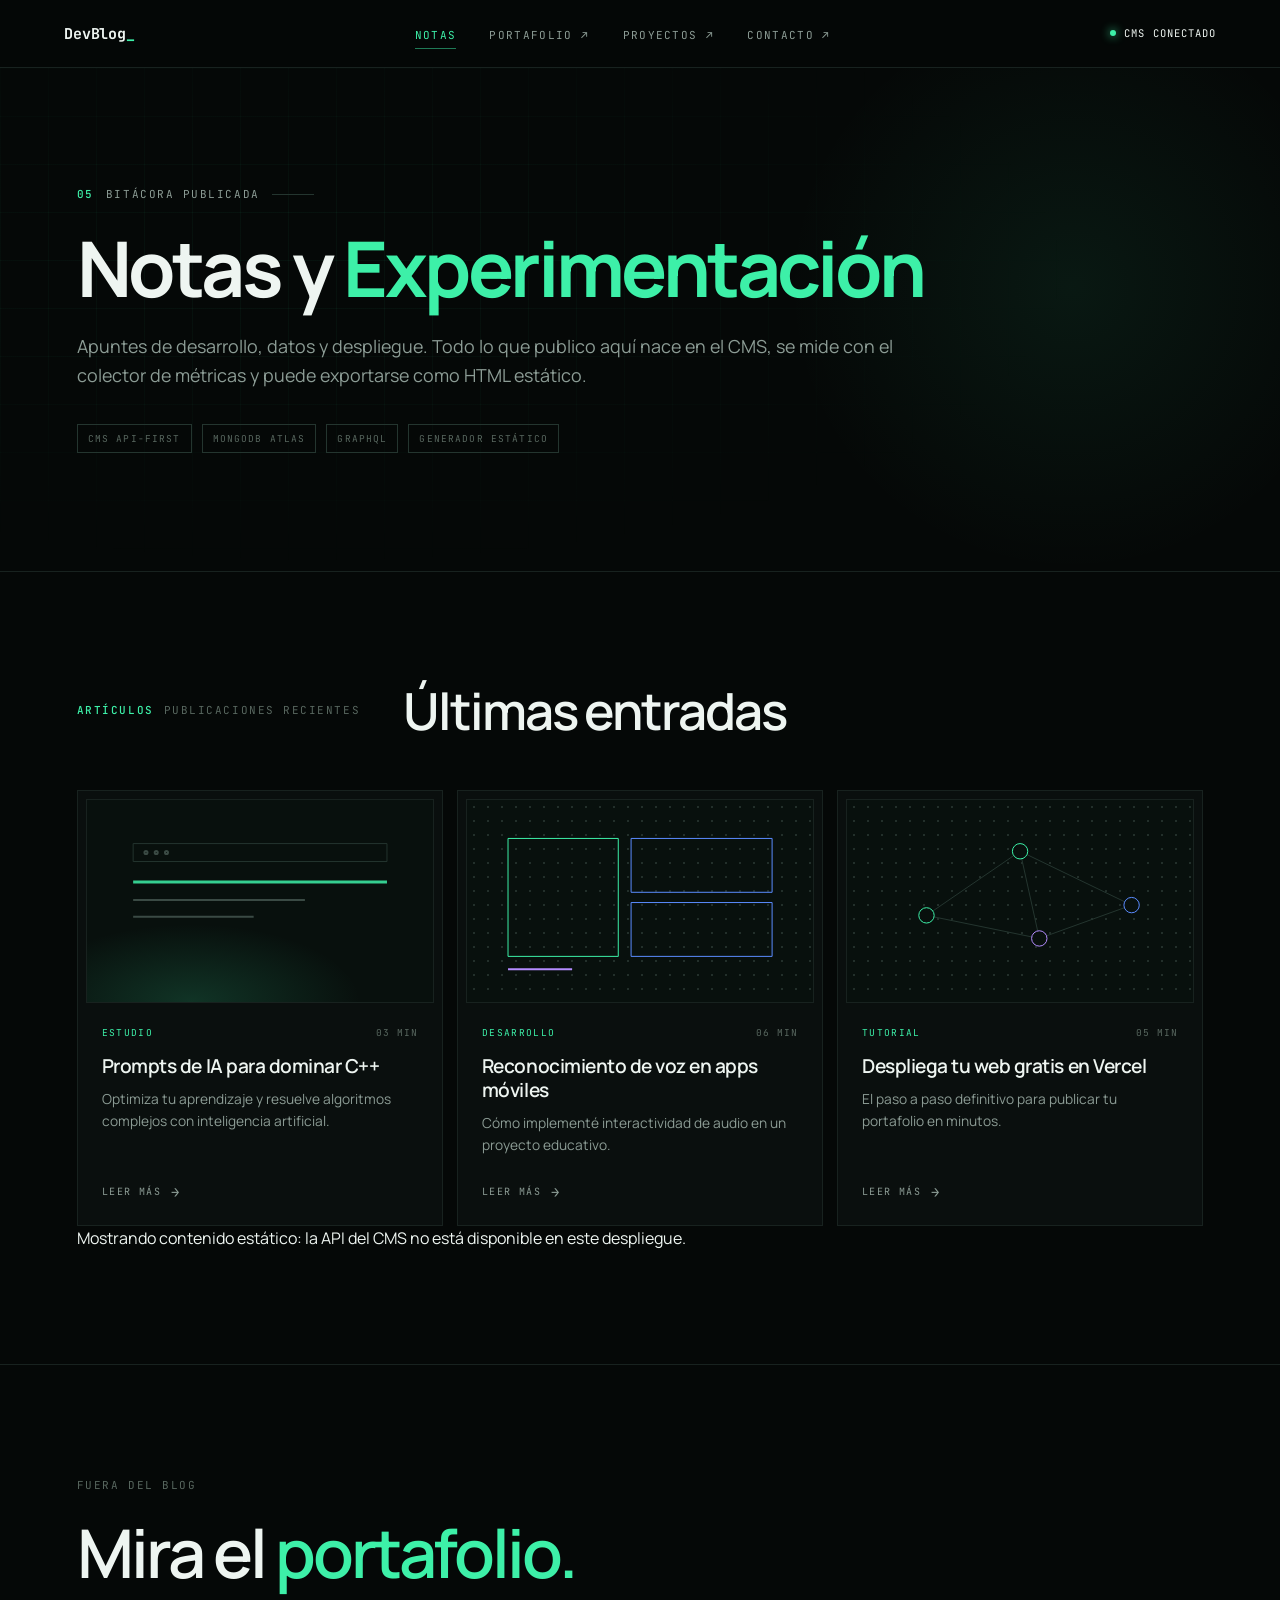
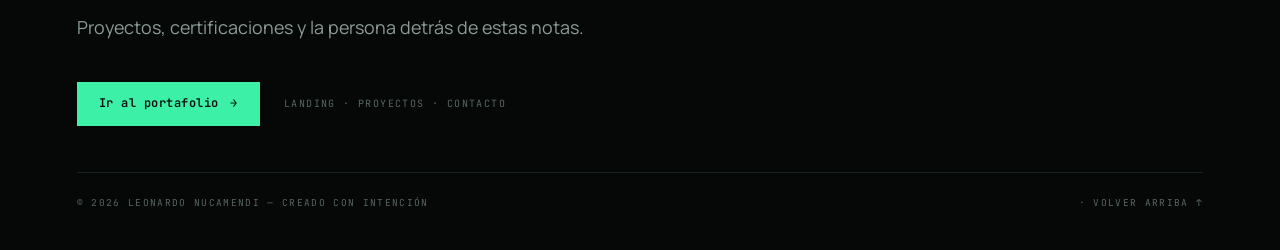
<file: dev-blog/index.html>
<!DOCTYPE html>
<html lang="es">
<head>
  <meta charset="UTF-8">
  <meta name="viewport" content="width=device-width, initial-scale=1">
  <title>Notas y Experimentación — DevBlog_</title>
  <meta name="description" content="Blog técnico de Leonardo Nucamendi Ruiz: notas sobre desarrollo web, datos, automatización y despliegue. Contenido servido desde el CMS.">
  <meta name="theme-color" content="#050807">
  <meta property="og:title" content="Notas y Experimentación — DevBlog_">
  <meta property="og:description" content="Blog técnico de Leonardo Nucamendi Ruiz. Artículos sobre desarrollo, datos y despliegue.">
  <meta property="og:type" content="website">
  <link rel="icon" href="data:image/svg+xml,%3Csvg xmlns='http://www.w3.org/2000/svg' viewBox='0 0 32 32'%3E%3Crect width='32' height='32' fill='%23050807'/%3E%3Crect x='7' y='23' width='18' height='3' fill='%233df0a8'/%3E%3C/svg%3E">
  <link rel="preconnect" href="https://fonts.googleapis.com">
  <link rel="preconnect" href="https://fonts.gstatic.com" crossorigin>
  <link href="https://fonts.googleapis.com/css2?family=JetBrains+Mono:wght@400;500;700&family=Manrope:wght@400;500;600;700&display=swap" rel="stylesheet">
  <link rel="stylesheet" href="styles.css">
  <link rel="stylesheet" href="sitio.css">
  <script>document.documentElement.classList.add('js')</script>
</head>
<body id="top">

  <!-- ===== Navegación ===== -->
  <header class="nav">
    <div class="nav__inner">
      <a class="logo" href="index.html" aria-label="DevBlog, ir al inicio del blog">DevBlog<span>_</span></a>

      <button class="nav__toggle" aria-label="Abrir menú" aria-expanded="false" aria-controls="menu"><span></span></button>

      <ul class="nav__links" id="menu">
        <li><a href="#notas">Notas</a></li>
        <li><a href="https://mi-landing-devblog.vercel.app/">Portafolio <span aria-hidden="true">↗</span></a></li>
        <li><a href="https://mi-landing-devblog.vercel.app/#proyectos">Proyectos <span aria-hidden="true">↗</span></a></li>
        <li><a href="https://mi-landing-devblog.vercel.app/#contacto">Contacto <span aria-hidden="true">↗</span></a></li>
      </ul>

      <span class="nav__status"><i></i>CMS conectado</span>
    </div>
  </header>

  <main>
    <!-- ===== Portada del blog ===== -->
    <section class="blog-hero" aria-labelledby="blog-title">
      <div class="wrap blog-hero__inner">
        <p class="eyebrow"><b>05</b> Bitácora publicada</p>
        <h1 id="blog-title">Notas y <span>Experimentación</span></h1>
        <p class="blog-hero__lead" id="blog-lead">
          Apuntes de desarrollo, datos y despliegue. Todo lo que publico aquí nace en el
          CMS, se mide con el colector de métricas y puede exportarse como HTML estático.
        </p>
        <div class="blog-hero__tags" aria-label="Tecnologías del blog">
          <span>CMS API-First</span>
          <span>MongoDB Atlas</span>
          <span>GraphQL</span>
          <span>Generador estático</span>
        </div>
      </div>
    </section>

    <!-- ===== Notas ===== -->
    <section class="section" id="notas" aria-labelledby="t-notas">
      <div class="wrap">
        <div class="section-head reveal">
          <p class="mono-label"><b>ARTÍCULOS</b>Publicaciones recientes</p>
          <h2 class="title" id="t-notas">Últimas entradas</h2>
        </div>

        <div class="grid-3" data-notes-grid>
          <a class="card note reveal" href="articulo-cpp.html">
            <div class="art art--glow-green" aria-hidden="true">
              <svg viewBox="0 0 270 158" preserveAspectRatio="xMidYMid slice">
                <rect x="36" y="34" width="198" height="14"/>
                <circle class="dim" cx="46" cy="41" r="1.2"/><circle class="dim" cx="54" cy="41" r="1.2"/><circle class="dim" cx="62" cy="41" r="1.2"/>
                <line class="bar" x1="36" y1="64" x2="234" y2="64"/>
                <line class="dim" x1="36" y1="78" x2="170" y2="78"/>
                <line class="dim" x1="36" y1="91" x2="130" y2="91"/>
              </svg>
            </div>
            <div class="card__body">
              <div class="note__meta"><span class="note__tag">ESTUDIO</span><span class="note__time">03 MIN</span></div>
              <h3>Prompts de IA para dominar C++</h3>
              <p>Optimiza tu aprendizaje y resuelve algoritmos complejos con inteligencia artificial.</p>
              <span class="card__link">Leer más <span aria-hidden="true">→</span></span>
            </div>
          </a>

          <a class="card note reveal" style="--d:.1s" href="articulo-voz.html">
            <div class="art art--dots" aria-hidden="true">
              <svg viewBox="0 0 270 158" preserveAspectRatio="xMidYMid slice">
                <rect class="hl" x="32" y="30" width="86" height="92"/>
                <rect class="blue" x="128" y="30" width="110" height="42"/>
                <rect class="blue" x="128" y="80" width="110" height="42"/>
                <line class="purple" x1="32" y1="132" x2="82" y2="132" style="stroke-width:2"/>
              </svg>
            </div>
            <div class="card__body">
              <div class="note__meta"><span class="note__tag">DESARROLLO</span><span class="note__time">06 MIN</span></div>
              <h3>Reconocimiento de voz en apps móviles</h3>
              <p>Cómo implementé interactividad de audio en un proyecto educativo.</p>
              <span class="card__link">Leer más <span aria-hidden="true">→</span></span>
            </div>
          </a>

          <a class="card note reveal" style="--d:.2s" href="articulo-vercel.html">
            <div class="art art--dots" aria-hidden="true">
              <svg viewBox="0 0 270 158" preserveAspectRatio="xMidYMid slice">
                <line x1="135" y1="40" x2="62" y2="90"/><line x1="135" y1="40" x2="150" y2="108"/>
                <line x1="62" y1="90" x2="150" y2="108"/><line x1="150" y1="108" x2="222" y2="82"/>
                <line x1="135" y1="40" x2="222" y2="82"/>
                <circle class="hl" cx="135" cy="40" r="6" style="fill:#08100d"/>
                <circle class="hl" cx="62" cy="90" r="6" style="fill:#08100d"/>
                <circle class="purple" cx="150" cy="108" r="6" style="fill:#08100d"/>
                <circle class="blue" cx="222" cy="82" r="6" style="fill:#08100d"/>
              </svg>
            </div>
            <div class="card__body">
              <div class="note__meta"><span class="note__tag">TUTORIAL</span><span class="note__time">05 MIN</span></div>
              <h3>Despliega tu web gratis en Vercel</h3>
              <p>El paso a paso definitivo para publicar tu portafolio en minutos.</p>
              <span class="card__link">Leer más <span aria-hidden="true">→</span></span>
            </div>
          </a>
        </div>
      </div>
    </section>

    <!-- ===== Videos del sitio ===== -->
    <section class="section" id="videos" data-landing-videos hidden aria-labelledby="t-blog-videos">
      <div class="wrap">
        <div class="section-head reveal">
          <p class="mono-label"><b>+</b><span data-blog-videos-label>Multimedia</span></p>
          <h2 class="title" id="t-blog-videos" data-blog-videos-title>Videos</h2>
        </div>
        <div class="site-videos" data-blog-video-grid></div>
      </div>
    </section>

    <!-- ===== CTA portafolio ===== -->
    <section class="section contact" aria-labelledby="t-portafolio">
      <div class="wrap">
        <p class="mono-label contact__kicker reveal">Fuera del blog</p>
        <h2 id="t-portafolio" class="reveal" style="--d:.08s">Mira el <span>portafolio.</span></h2>
        <p class="blog-hero__lead reveal" style="--d:.12s">
          Proyectos, certificaciones y la persona detrás de estas notas.
        </p>
        <div class="blog-cta reveal" style="--d:.16s">
          <a class="btn btn--solid" href="https://mi-landing-devblog.vercel.app/">Ir al portafolio <span class="arrow" aria-hidden="true">→</span></a>
          <small>landing · proyectos · contacto</small>
        </div>

        <div class="footer-bar">
          <span>© 2026 Leonardo Nucamendi — creado con intención</span>
          <span><a href="admin.html">Consola CMS</a> · <a href="#top">Volver arriba ↑</a></span>
        </div>
      </div>
    </section>
  </main>

  <script src="api-config.js"></script>
  <script src="metrics.js"></script>
  <script src="api.js"></script>
  <script src="blog-site.js?v=20261125"></script>
  <script src="notes.js"></script>
  <script src="script.js"></script>
</body>
</html>
</file>
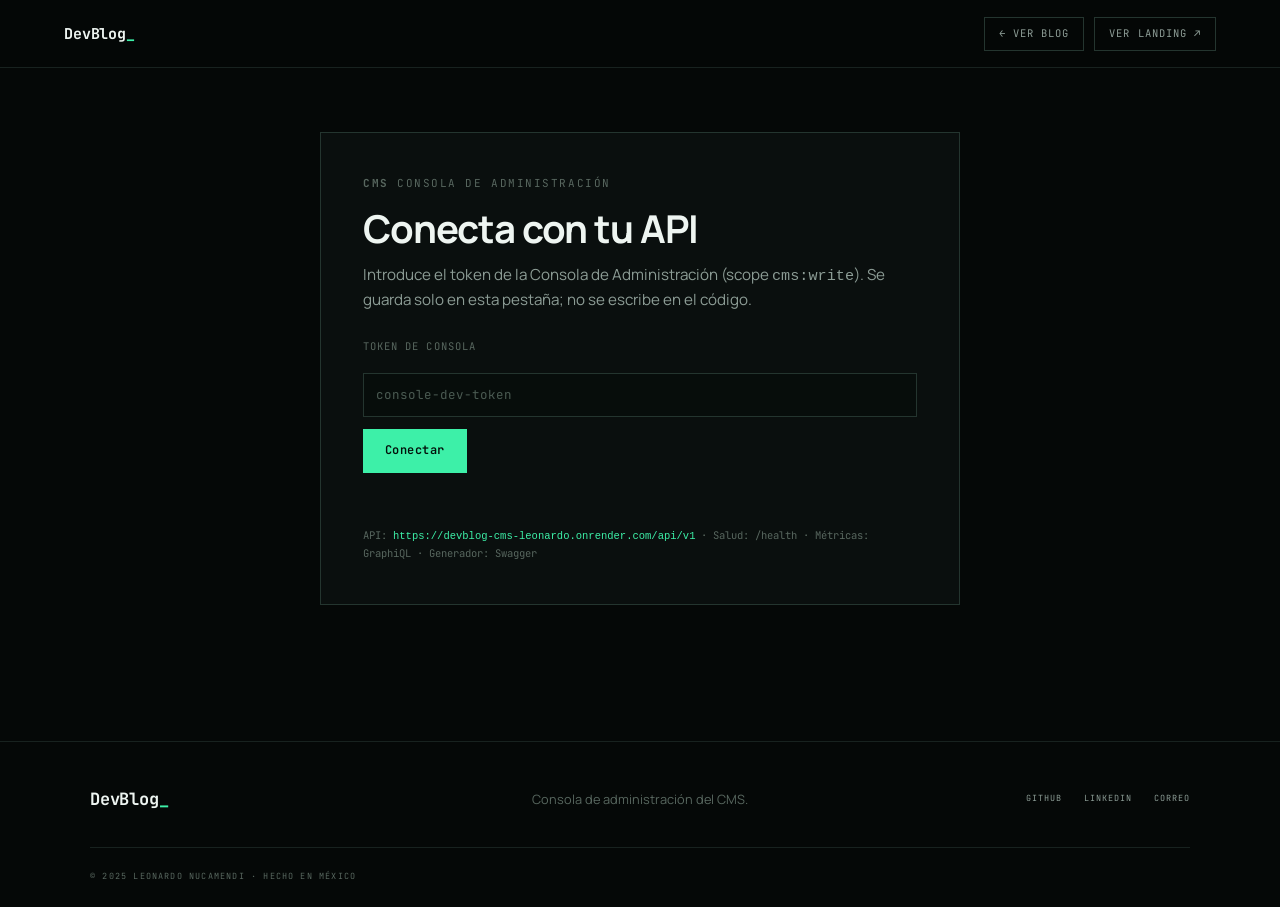
<file: dev-blog/admin.html>
<!DOCTYPE html>
<html lang="es">
<head>
  <meta charset="UTF-8">
  <meta name="viewport" content="width=device-width, initial-scale=1">
  <title>Consola CMS — DevBlog_</title>
  <meta name="description" content="Consola de administración del CMS de DevBlog_: blog, sitios, landings, publicidad, media y métricas.">
  <meta name="theme-color" content="#050807">
  <link rel="icon" href="data:image/svg+xml,%3Csvg xmlns='http://www.w3.org/2000/svg' viewBox='0 0 32 32'%3E%3Crect width='32' height='32' fill='%23050807'/%3E%3Crect x='7' y='23' width='18' height='3' fill='%233df0a8'/%3E%3C/svg%3E">
  <link rel="preconnect" href="https://fonts.googleapis.com">
  <link rel="preconnect" href="https://fonts.gstatic.com" crossorigin>
  <link href="https://fonts.googleapis.com/css2?family=JetBrains+Mono:wght@400;500;700&family=Manrope:wght@400;500;600;700&display=swap" rel="stylesheet">
  <link rel="stylesheet" href="styles.css">
  <link rel="stylesheet" href="article.css">
  <link rel="stylesheet" href="admin.css">
  <link rel="stylesheet" href="dashboard.css?v=20261124">
  <link rel="stylesheet" href="editor-pro.css?v=20261124">
  <link rel="stylesheet" href="sites.css?v=20261124">
  <script>document.documentElement.classList.add('js')</script>
</head>
<body class="admin-page">

  <header class="nav">
    <div class="nav__inner">
      <a class="logo" href="index.html" aria-label="DevBlog, volver al inicio">DevBlog<span>_</span></a>
      <div class="admin__nav-actions">
        <a class="btn btn--ghost" href="index.html">← Ver blog</a>
        <a class="btn btn--ghost" id="landing-link" href="https://mi-landing-devblog.vercel.app/" target="_blank" rel="noopener">Ver landing ↗</a>
        <button class="btn btn--ghost" id="logout" type="button" hidden>Salir</button>
      </div>
    </div>
  </header>

  <main class="admin">
    <section class="admin__auth" id="auth-panel" aria-labelledby="auth-title">
      <p class="mono-label"><b>CMS</b> Consola de administración</p>
      <h1 id="auth-title">Conecta con tu API</h1>
      <p class="admin__lead">
        Introduce el token de la Consola de Administración (scope <code>cms:write</code>).
        Se guarda solo en esta pestaña; no se escribe en el código.
      </p>

      <form id="auth-form" class="admin__auth-form">
        <label for="token">Token de consola</label>
        <input id="token" type="password" placeholder="console-dev-token" autocomplete="off" spellcheck="false">
        <button class="btn btn--solid" type="submit">Conectar</button>
      </form>

      <p id="auth-status" class="admin__status" role="status"></p>
      <p class="admin__hint">
        API: <code id="api-url"></code> ·
        Salud: <a id="health-link" href="#" target="_blank" rel="noopener">/health</a> ·
        Métricas: <a id="metrics-link" href="http://127.0.0.1:8000/v1/query" target="_blank" rel="noopener">GraphiQL</a> ·
        Generador: <a id="generator-link" href="http://127.0.0.1:8001/docs" target="_blank" rel="noopener">Swagger</a>
      </p>
    </section>

    <section id="workspace" hidden>
      <div class="admin__toolbar">
        <div>
          <p class="mono-label"><b>CMS</b> Panel de administración</p>
          <h1>Consola CMS</h1>
        </div>
        <div class="admin__tabs" role="tablist" aria-label="Secciones de la consola">
          <button class="admin__tab" id="tab-dashboard" type="button"
                  role="tab" aria-selected="false" aria-controls="panel-dashboard" data-tab="dashboard">Dashboard</button>
          <button class="admin__tab" id="tab-sites" type="button"
                  role="tab" aria-selected="false" aria-controls="panel-sites" data-tab="sites">Sitios</button>
          <button class="admin__tab is-active" id="tab-blog" type="button"
                  role="tab" aria-selected="true" aria-controls="panel-blog" data-tab="blog">Blog</button>
          <button class="admin__tab" id="tab-landing" type="button"
                  role="tab" aria-selected="false" aria-controls="panel-landing" data-tab="landing">Landing y publicidad</button>
          <button class="admin__tab" id="tab-metrics" type="button"
                  role="tab" aria-selected="false" aria-controls="panel-metrics" data-tab="metrics">Métricas</button>
        </div>
      </div>

      <!-- =========================== DASHBOARD ========================== -->
      <section id="panel-dashboard" class="admin__panel" role="tabpanel" aria-labelledby="tab-dashboard" hidden>
        <div class="dash">
          <header class="dash__head">
            <div>
              <p class="mono-label"><b>00</b> Analítica del ecosistema</p>
              <h2>Dashboard</h2>
              <p class="admin__lead">
                Tráfico real del blog y del portafolio, vistas acumuladas por artículo y
                rendimiento de las publicaciones del CMS.
              </p>
            </div>
            <div class="dash__actions">
              <label class="dash__field" for="dash-site">Host de analítica
                <select id="dash-site">
                  <option value="all">Todos los sitios</option>
                </select>
              </label>
              <button class="btn btn--ghost" id="dash-add-site" type="button">+ Host</button>
              <button class="btn btn--ghost" id="dash-refresh" type="button" title="Actualizar dashboard">↻</button>
              <button class="btn btn--solid" id="dash-export" type="button">Exportar CSV</button>
            </div>
          </header>

          <div class="dash__periods">
            <span class="mono-label">Periodo</span>
            <div class="dash__period-pills" role="group" aria-label="Periodo del dashboard">
              <button type="button" data-period="1d">1 día</button>
              <button type="button" data-period="1w" class="is-active">1 semana</button>
              <button type="button" data-period="2w">2 semanas</button>
              <button type="button" data-period="1m">1 mes</button>
              <button type="button" data-period="3m">3 meses</button>
              <button type="button" data-period="1y">1 año</button>
            </div>
            <p class="dash__scope" id="dash-scope">Todos los sitios · Última semana (7 días)</p>
          </div>

          <p id="dash-status" class="admin__status" role="status"></p>

          <div class="dash__summary">
            <article class="dash__card">
              <header>
                <div>
                  <h3>Resumen global</h3>
                  <p class="dash__sub">Todos los sitios administrados agrupados en el periodo</p>
                </div>
                <span class="dash__tag" id="dash-summary-scope">—</span>
              </header>
              <div id="dash-kpis" class="dash__kpis"></div>
            </article>

            <article class="dash__card">
              <header>
                <div>
                  <h3 id="dash-focus-name">Sitio destacado</h3>
                  <p class="dash__sub" id="dash-focus-host">—</p>
                </div>
                <span class="dash__tag">Foco</span>
              </header>
              <div id="dash-focus-kpis" class="dash__kpis"></div>
            </article>
          </div>

          <div class="dash__charts">
            <article class="dash__card">
              <header>
                <div>
                  <h3>Artículos más leídos</h3>
                  <p class="dash__sub">Vistas acumuladas por publicación</p>
                </div>
                <div class="dash__seg" role="group" aria-label="Modo del histograma">
                  <button type="button" data-hist-mode="posts" class="is-active">Artículos</button>
                  <button type="button" data-hist-mode="sites">Sitios</button>
                </div>
              </header>
              <div id="dash-histogram" class="dash__hist"></div>
            </article>

            <article class="dash__card">
              <header>
                <div>
                  <h3>Distribución del tráfico</h3>
                  <p class="dash__sub">Pageviews por host o por ruta</p>
                </div>
                <div class="dash__seg" role="group" aria-label="Modo del gráfico circular">
                  <button type="button" data-pie-mode="sites" class="is-active">Sitios</button>
                  <button type="button" data-pie-mode="hosts">Hosts</button>
                  <button type="button" data-pie-mode="routes">Rutas</button>
                  <button type="button" data-pie-style="pie" class="is-active">Pastel</button>
                  <button type="button" data-pie-style="donut">Dona</button>
                </div>
              </header>
              <div class="dash__pie-wrap">
                <div id="dash-pie" class="dash__pie" role="img" aria-label="Distribución del tráfico"></div>
                <ul id="dash-pie-legend" class="dash__legend"></ul>
              </div>
            </article>
          </div>

          <article class="dash__card dash__ranking">
            <header>
              <div>
                <h3>Ranking de artículos</h3>
                <p class="dash__sub" id="dash-ranking-sub">Ordenado por vistas acumuladas</p>
              </div>
              <div class="dash__ranking-actions">
                <input id="dash-search" type="search" placeholder="Buscar artículo o etiqueta…" aria-label="Buscar artículo">
                <select id="dash-limit" aria-label="Número de artículos">
                  <option value="10">Top 10</option>
                  <option value="20">Top 20</option>
                  <option value="50">Top 50</option>
                </select>
              </div>
            </header>
            <div class="dash__table-wrap">
              <table class="dash__table">
                <thead>
                  <tr>
                    <th>#</th>
                    <th>Artículo</th>
                    <th>Etiquetas</th>
                    <th>Vistas</th>
                    <th>Vs. media</th>
                    <th>Lectura</th>
                    <th>Publicado</th>
                  </tr>
                </thead>
                <tbody id="dash-ranking-body">
                  <tr><td colspan="7">Conecta la consola y actualiza el dashboard.</td></tr>
                </tbody>
              </table>
            </div>
          </article>
        </div>
      </section>

      <!-- ============================== SITIOS =========================== -->
      <section id="panel-sites" class="admin__panel" role="tabpanel" aria-labelledby="tab-sites" hidden>
        <div class="admin__toolbar admin__toolbar--inner">
          <div>
            <p class="mono-label"><b>01</b> Propiedades administradas</p>
            <h2>Sitios y landings</h2>
            <p class="admin__lead">
              Administra la landing profesional, la landing del proyecto, el sitio del blog y
              nuevas landings de clientes con la misma consola. Cada sitio tiene su propio
              contenido, tema y publicación.
            </p>
          </div>
          <button class="btn btn--solid" id="new-site" type="button">+ Nuevo sitio</button>
        </div>

        <p id="sites-status" class="admin__status" role="status"></p>
        <div id="sites-grid" class="sites-grid"></div>
      </section>

      <!-- ============================= BLOG ============================= -->
      <section id="panel-blog" class="admin__panel" role="tabpanel" aria-labelledby="tab-blog">
        <div class="admin__toolbar admin__toolbar--inner">
          <div>
            <p class="mono-label"><b>01</b> Contenido del blog</p>
            <h2>Borradores y publicaciones</h2>
          </div>
          <button class="btn btn--solid" id="new-draft" type="button">+ Nuevo borrador</button>
        </div>

        <div class="admin__grid" id="blog-grid">
          <aside class="admin__list" aria-label="Borradores y publicaciones">
            <div class="admin__list-head">
              <h2>Borradores</h2>
              <button class="admin__mini" id="refresh-drafts" type="button" title="Actualizar borradores">↻</button>
            </div>
            <ul id="drafts-list" class="admin__items"></ul>
            <button class="btn btn--ghost admin__more" id="more-drafts" type="button" hidden>Cargar más borradores</button>

            <div class="admin__list-head">
              <h2>Publicaciones</h2>
              <button class="admin__mini" id="refresh-posts" type="button" title="Actualizar publicaciones">↻</button>
            </div>
            <ul id="posts-list" class="admin__items"></ul>
            <button class="btn btn--ghost admin__more" id="more-posts" type="button" hidden>Cargar más publicaciones</button>
          </aside>

          <section class="admin__editor" aria-label="Editor de contenido">
            <div class="editor-pro__top">
              <div class="editor-pro__top-left">
                <span id="editor-status-pill" class="editor-pro__status" data-status="draft">Borrador</span>
                <span id="editor-save-label" class="editor-pro__save">● Guardado local</span>
                <span id="editor-stats" class="editor-pro__stats">0 palabras · 0 min</span>
              </div>
              <div class="editor-pro__top-right">
                <div class="editor-pro__seg" role="group" aria-label="Vista del editor">
                  <button type="button" id="editor-view-split" class="is-active">Dividida</button>
                  <button type="button" id="editor-view-preview">Vista previa</button>
                  <button type="button" id="editor-view-edit">Editor</button>
                </div>
                <button class="btn btn--ghost" id="editor-focus" type="button">Enfoque</button>
                <button class="btn btn--ghost" id="editor-export" type="button">Exportar</button>
              </div>
            </div>

            <div class="editor-pro__workspace is-split" id="editor-workspace">
              <div class="editor-pro__main">
                <form id="draft-form">
                  <fieldset id="editor-fields" class="admin__fields" disabled>
                    <div class="editor-pro__cover">
                      <div class="editor-pro__cover-preview" id="cover-preview">
                        <span>Sin portada</span>
                      </div>
                      <div class="editor-pro__cover-fields">
                        <label for="f-cover-url">Portada (URL)
                          <input id="f-cover-url" type="text" maxlength="500" placeholder="assets/portada.jpg">
                        </label>
                        <label class="editor-pro__file" for="f-cover-file">Subir imagen
                          <input id="f-cover-file" type="file" accept="image/*">
                        </label>
                        <button class="btn btn--ghost" type="button" id="f-cover-clear">Quitar portada</button>
                      </div>
                    </div>

                    <div class="admin__row">
                      <label for="f-title">Título
                        <input id="f-title" type="text" minlength="5" maxlength="120" required>
                      </label>
                      <label for="f-slug">Slug
                        <input id="f-slug" type="text" maxlength="100" placeholder="se-genera-desde-el-titulo">
                      </label>
                    </div>

                    <label for="f-tags">Etiquetas
                      <input id="f-tags" type="text" placeholder="tutorial, deployment">
                    </label>

                    <div class="editor-pro__toolbar" role="toolbar" aria-label="Insertar bloque">
                      <span class="editor-pro__toolbar-label">Insertar</span>
                      <button type="button" data-block="paragraph">¶ Párrafo</button>
                      <button type="button" data-block="h2">H2</button>
                      <button type="button" data-block="h3">H3</button>
                      <button type="button" data-block="code">&lt;/&gt; Código</button>
                      <button type="button" data-block="callout">💡 Nota</button>
                      <button type="button" data-block="list">• Lista</button>
                      <button type="button" data-block="quote">“ Cita</button>
                      <button type="button" data-block="image">▧ Imagen</button>
                      <button type="button" data-block="divider">— Divisor</button>
                    </div>

                    <label for="f-content">Contenido (Markdown)
                      <textarea id="f-content" rows="20" required></textarea>
                    </label>

                    <div class="admin__actions">
                      <button class="btn btn--solid" type="submit" id="save-draft" disabled>Guardar borrador</button>
                      <button class="btn btn--ghost" type="button" id="publish-draft" disabled>Publicar</button>
                      <button class="btn btn--ghost" type="button" id="delete-draft" disabled>Eliminar borrador</button>
                      <button class="btn btn--ghost danger" type="button" id="delete-post" hidden>Eliminar publicación</button>
                      <button class="btn btn--ghost" type="button" id="generate-static" disabled>Generar HTML estático</button>
                      <button class="btn btn--ghost" type="button" id="toggle-preview" hidden>Vista previa</button>
                    </div>
                  </fieldset>
                </form>

                <div id="metrics" class="admin__metrics" hidden></div>
                <div id="static-result" class="admin__metrics" hidden></div>
                <p id="workspace-status" class="admin__status" role="status"></p>
              </div>

              <aside class="editor-pro__preview-pane" aria-label="Vista previa del artículo">
                <header class="editor-pro__pane-head">
                  <span class="mono-label"><b>VISTA PREVIA</b> Artículo</span>
                  <div class="editor-pro__preview-tools">
                    <span id="preview-stats" class="editor-pro__preview-stats"></span>
                    <select id="preview-viewport" aria-label="Tamaño de la vista previa">
                      <option value="auto">Auto</option>
                      <option value="760">Tablet 760</option>
                      <option value="390">Móvil 390</option>
                    </select>
                  </div>
                </header>
                <div id="preview" class="md admin__preview"></div>
                <p id="preview-empty" class="admin__empty">Escribe el título y el contenido para ver la vista previa.</p>
              </aside>

              <aside class="editor-pro__inspector" aria-label="Inspector del artículo">
                <div class="editor-pro__inspector-tabs" role="tablist" aria-label="Inspector">
                  <button type="button" class="is-active" data-inspector="publish">Publicación</button>
                  <button type="button" data-inspector="typography">Tipografía</button>
                  <button type="button" data-inspector="seo">SEO</button>
                  <button type="button" data-inspector="toc">Índice</button>
                </div>

                <section class="editor-pro__inspector-panel" data-inspector-panel="publish">
                  <label for="f-status">Estado editorial
                    <select id="f-status">
                      <option value="draft">Borrador</option>
                      <option value="review">En revisión</option>
                      <option value="published">Publicado</option>
                    </select>
                  </label>
                  <label for="f-category">Categoría
                    <input id="f-category" type="text" maxlength="60" placeholder="Tutorial">
                  </label>
                  <label for="f-author">Autor
                    <input id="f-author" type="text" maxlength="80" placeholder="Leonardo Nucamendi">
                  </label>
                  <label for="f-date">Fecha de publicación
                    <input id="f-date" type="date">
                  </label>
                  <p class="editor-pro__hint">El estado y los metadatos editoriales se guardan en este navegador. El CMS guarda título, slug, etiquetas y Markdown.</p>
                </section>

                <section class="editor-pro__inspector-panel" data-inspector-panel="typography" hidden>
                  <label for="f-font-heading">Fuente de títulos
                    <select id="f-font-heading">
                      <option value="Manrope">Manrope</option>
                      <option value="Inter">Inter</option>
                      <option value="Georgia">Georgia</option>
                      <option value="'JetBrains Mono'">JetBrains Mono</option>
                    </select>
                  </label>
                  <label for="f-font-body">Fuente del cuerpo
                    <select id="f-font-body">
                      <option value="Manrope">Manrope</option>
                      <option value="Inter">Inter</option>
                      <option value="Georgia">Georgia</option>
                    </select>
                  </label>
                  <label for="f-font-code">Fuente de código
                    <select id="f-font-code">
                      <option value="'JetBrains Mono'">JetBrains Mono</option>
                      <option value="Consolas">Consolas</option>
                      <option value="monospace">monospace</option>
                    </select>
                  </label>
                  <label for="f-font-size">Tamaño base
                    <input id="f-font-size" type="range" min="14" max="22" step="1" value="16">
                  </label>
                  <label for="f-line-height">Altura de línea
                    <input id="f-line-height" type="range" min="1.3" max="1.9" step="0.05" value="1.7">
                  </label>
                  <p class="editor-pro__hint">La tipografía solo afecta la vista previa y la exportación JSON.</p>
                </section>

                <section class="editor-pro__inspector-panel" data-inspector-panel="seo" hidden>
                  <label for="f-seo-title">Título SEO <small id="seo-title-count">0/60</small>
                    <input id="f-seo-title" type="text" maxlength="60" placeholder="Título para buscadores">
                  </label>
                  <label for="f-seo-desc">Descripción SEO <small id="seo-desc-count">0/160</small>
                    <textarea id="f-seo-desc" rows="3" maxlength="160" placeholder="Resumen para buscadores"></textarea>
                  </label>
                  <div class="editor-pro__serp">
                    <span id="seo-preview-url">mi-blog-dev.vercel.app</span>
                    <strong id="seo-preview-title">Título del artículo</strong>
                    <p id="seo-preview-desc">Descripción del artículo para buscadores.</p>
                  </div>
                </section>

                <section class="editor-pro__inspector-panel" data-inspector-panel="toc" hidden>
                  <p class="editor-pro__hint">Encabezados detectados en el Markdown.</p>
                  <ol id="editor-toc-list" class="editor-pro__toc"></ol>
                </section>
              </aside>
            </div>
          </section>
        </div>
      </section>

      <!-- ============================ LANDING =========================== -->
      <section id="panel-landing" class="admin__panel" role="tabpanel" aria-labelledby="tab-landing" hidden>
        <div class="admin__panel-head">
          <div>
            <p class="mono-label"><b>02</b> Portada del sitio</p>
            <h2>Landing editable</h2>
            <p class="admin__lead">
              Edita el contenido de la landing (repositorio <code>mi-landing-devblog</code>) sin tocar
              el HTML. Guarda el borrador, revísalo y publícalo cuando esté listo. El sitio público
              solo muestra la versión publicada.
            </p>
          </div>
          <div class="admin__actions admin__actions--inline">
            <label class="admin__inline-field" for="landing-site">Sitio
              <select id="landing-site"></select>
            </label>
            <button class="btn btn--ghost" id="refresh-landing" type="button">Recargar</button>
            <button class="btn btn--ghost" id="publish-landing" type="button">Publicar landing</button>
            <button class="btn btn--solid" id="save-landing" type="button">Guardar borrador</button>
          </div>
        </div>

        <p id="landing-status" class="admin__status" role="status"></p>
        <p id="landing-meta" class="admin__hint"></p>

        <form id="landing-form" class="admin__editor" autocomplete="off">
          <fieldset class="admin__fields">
            <h3 class="admin__subhead">Hero</h3>
            <div class="admin__row admin__row--3">
              <label for="l-eyebrow">Eyebrow
                <input id="l-eyebrow" type="text" maxlength="80" data-landing-field="hero.eyebrow">
              </label>
              <label for="l-first-name">Nombre
                <input id="l-first-name" type="text" maxlength="60" data-landing-field="hero.first_name">
              </label>
              <label for="l-last-name">Apellidos
                <input id="l-last-name" type="text" maxlength="80" data-landing-field="hero.last_name">
              </label>
            </div>
            <div class="admin__row">
              <label for="l-role">Rol
                <input id="l-role" type="text" maxlength="180" data-landing-field="hero.role">
              </label>
              <label for="l-location">Ubicación
                <input id="l-location" type="text" maxlength="80" data-landing-field="hero.location">
              </label>
            </div>
            <label for="l-tagline">Tagline
              <input id="l-tagline" type="text" maxlength="240" data-landing-field="hero.tagline">
            </label>
            <div class="admin__row admin__row--3">
              <label for="l-cta-label">Texto del botón
                <input id="l-cta-label" type="text" maxlength="60" data-landing-field="hero.cta_label">
              </label>
              <label for="l-cta-url">Enlace del botón
                <input id="l-cta-url" type="text" maxlength="500" data-landing-field="hero.cta_url">
              </label>
              <label for="l-note">Nota
                <input id="l-note" type="text" maxlength="120" data-landing-field="hero.note">
              </label>
            </div>
            <label for="l-photo">Foto (URL o data:image)
              <input id="l-photo" type="text" maxlength="500" data-landing-field="hero.photo_url">
            </label>

            <h3 class="admin__subhead">Títulos de sección</h3>
            <div class="admin__section-grid">
              <label for="l-sec-tech-label">Etiqueta · Tecnologías
                <input id="l-sec-tech-label" type="text" maxlength="120" data-landing-field="sections.technologies.label">
              </label>
              <label for="l-sec-tech-title">Título · Tecnologías
                <input id="l-sec-tech-title" type="text" maxlength="160" data-landing-field="sections.technologies.title">
              </label>
              <label for="l-sec-proj-label">Etiqueta · Proyectos
                <input id="l-sec-proj-label" type="text" maxlength="120" data-landing-field="sections.projects.label">
              </label>
              <label for="l-sec-proj-title">Título · Proyectos
                <input id="l-sec-proj-title" type="text" maxlength="160" data-landing-field="sections.projects.title">
              </label>
              <label for="l-sec-cert-label">Etiqueta · Certificaciones
                <input id="l-sec-cert-label" type="text" maxlength="120" data-landing-field="sections.certifications.label">
              </label>
              <label for="l-sec-cert-title">Título · Certificaciones
                <input id="l-sec-cert-title" type="text" maxlength="160" data-landing-field="sections.certifications.title">
              </label>
              <label for="l-sec-notes-label">Etiqueta · Notas
                <input id="l-sec-notes-label" type="text" maxlength="120" data-landing-field="sections.notes.label">
              </label>
              <label for="l-sec-notes-title">Título · Notas
                <input id="l-sec-notes-title" type="text" maxlength="160" data-landing-field="sections.notes.title">
              </label>
              <label for="l-sec-videos-label">Etiqueta · Videos
                <input id="l-sec-videos-label" type="text" maxlength="120" data-landing-field="sections.videos.label">
              </label>
              <label for="l-sec-videos-title">Título · Videos
                <input id="l-sec-videos-title" type="text" maxlength="160" data-landing-field="sections.videos.title">
              </label>
              <label for="l-sec-contact-label">Etiqueta · Contacto
                <input id="l-sec-contact-label" type="text" maxlength="120" data-landing-field="sections.contact.label">
              </label>
              <label for="l-sec-contact-title">Título · Contacto
                <input id="l-sec-contact-title" type="text" maxlength="160" data-landing-field="sections.contact.title">
              </label>
            </div>

            <h3 class="admin__subhead">Contacto</h3>
            <div class="admin__row admin__row--3">
              <label for="l-contact-kicker">Kicker
                <input id="l-contact-kicker" type="text" maxlength="120" data-landing-field="contact.kicker">
              </label>
              <label for="l-contact-title">Título
                <input id="l-contact-title" type="text" maxlength="160" data-landing-field="contact.title">
              </label>
              <label for="l-contact-accent">Acento
                <input id="l-contact-accent" type="text" maxlength="80" data-landing-field="contact.accent">
              </label>
            </div>
            <label for="l-contact-message">Mensaje
              <textarea id="l-contact-message" rows="3" maxlength="400" data-landing-field="contact.message"></textarea>
            </label>
            <div class="admin__row admin__row--3">
              <label for="l-contact-github">GitHub
                <input id="l-contact-github" type="text" maxlength="500" data-landing-field="contact.github">
              </label>
              <label for="l-contact-linkedin">LinkedIn
                <input id="l-contact-linkedin" type="text" maxlength="500" data-landing-field="contact.linkedin">
              </label>
              <label for="l-contact-email">Correo
                <input id="l-contact-email" type="email" maxlength="160" data-landing-field="contact.email">
              </label>
            </div>
            <label for="l-contact-footer">Pie de página
              <input id="l-contact-footer" type="text" maxlength="200" data-landing-field="contact.footer">
            </label>

            <h3 class="admin__subhead">Colecciones</h3>
            <p class="admin__hint admin__hint--block">
              Tecnologías, proyectos y certificaciones se muestran en la portada en el orden de esta lista.
            </p>

            <div class="admin__collection">
              <div class="admin__collection-head">
                <h4>Tecnologías</h4>
                <button class="admin__mini" type="button" id="add-tech" title="Añadir tecnología">+</button>
              </div>
              <div id="tech-editor" class="admin__collection-items" data-collection="technologies"></div>
            </div>

            <div class="admin__collection">
              <div class="admin__collection-head">
                <h4>Proyectos</h4>
                <button class="admin__mini" type="button" id="add-project" title="Añadir proyecto">+</button>
              </div>
              <div id="project-editor" class="admin__collection-items" data-collection="projects"></div>
            </div>

            <div class="admin__collection">
              <div class="admin__collection-head">
                <h4>Certificaciones</h4>
                <button class="admin__mini" type="button" id="add-cert" title="Añadir certificación">+</button>
              </div>
              <div id="cert-editor" class="admin__collection-items" data-collection="certifications"></div>
            </div>

            <div class="admin__collection">
              <div class="admin__collection-head">
                <h4>Videos</h4>
                <button class="admin__mini" type="button" id="add-video" title="Añadir video">+</button>
              </div>
              <p class="admin__hint admin__hint--block">
                Acepta URL de video MP4/WebM o enlaces de YouTube/Vimeo. El renderer muestra
                el video con controles y póster opcional.
              </p>
              <div id="video-editor" class="admin__collection-items" data-collection="videos"></div>
            </div>
          </fieldset>
        </form>

        <!-- ------------------------- PUBLICIDAD ------------------------- -->
        <section class="admin__ad-section" aria-labelledby="ads-title">
          <div class="admin__panel-head">
            <div>
              <p class="mono-label"><b>03</b> Publicidad</p>
              <h2 id="ads-title">Diseño del anuncio</h2>
              <p class="admin__lead">
                Cambia textos, colores, disposición e imagen. Solo las publicidades activas aparecen en la portada.
              </p>
            </div>
            <button class="btn btn--solid" id="new-ad" type="button">+ Nueva publicidad</button>
          </div>

          <div class="admin__ads-grid">
            <aside class="admin__list" aria-label="Publicidades">
              <div class="admin__list-head">
                <h3>Anuncios</h3>
                <button class="admin__mini" id="refresh-ads" type="button" title="Actualizar publicidades">↻</button>
              </div>
              <ul id="ads-list" class="admin__items"></ul>
              <p id="ads-status" class="admin__status" role="status"></p>
            </aside>

            <form id="ad-form" class="admin__editor" autocomplete="off">
              <fieldset id="ad-fields" class="admin__fields" disabled>
                <input id="ad-id" type="hidden">
                <div class="admin__row">
                  <label for="ad-title">Título
                    <input id="ad-title" type="text" minlength="3" maxlength="120" required>
                  </label>
                  <label for="ad-subtitle">Subtítulo
                    <input id="ad-subtitle" type="text" maxlength="160">
                  </label>
                </div>
                <label for="ad-body">Texto
                  <textarea id="ad-body" rows="3" maxlength="600"></textarea>
                </label>
                <div class="admin__row">
                  <label for="ad-cta-label">Texto del botón
                    <input id="ad-cta-label" type="text" maxlength="60">
                  </label>
                  <label for="ad-cta-url">Enlace del botón
                    <input id="ad-cta-url" type="text" maxlength="500" placeholder="#contacto">
                  </label>
                </div>
                <div class="admin__row">
                  <label for="ad-image">Imagen (URL o data:image)
                    <input id="ad-image" type="text" maxlength="500" placeholder="assets/anuncio.jpg">
                  </label>
                  <label for="ad-layout">Disposición
                    <select id="ad-layout">
                      <option value="banner">Banner</option>
                      <option value="split">Split (imagen + texto)</option>
                      <option value="tarjeta">Tarjeta centrada</option>
                    </select>
                  </label>
                </div>
                <div class="admin__colors">
                  <label for="ad-bg">Fondo
                    <input id="ad-bg" type="color" value="#0b1110">
                  </label>
                  <label for="ad-text">Texto
                    <input id="ad-text" type="color" value="#eef5f1">
                  </label>
                  <label for="ad-accent">Acento
                    <input id="ad-accent" type="color" value="#3df0a8">
                  </label>
                  <label class="admin__check" for="ad-active">
                    <input id="ad-active" type="checkbox" checked>
                    Publicidad activa
                  </label>
                </div>

                <h4 class="admin__subhead">Vista previa</h4>
                <div class="ad admin__ad-preview" id="ad-preview">
                  <div class="ad__media" id="ad-preview-media" hidden>
                    <img id="ad-preview-image" alt="">
                  </div>
                  <div class="ad__body">
                    <p class="ad__subtitle" id="ad-preview-subtitle"></p>
                    <p class="ad__title" id="ad-preview-title">Título del anuncio</p>
                    <p class="ad__text" id="ad-preview-text"></p>
                    <span class="btn btn--solid ad__cta" id="ad-preview-cta" hidden></span>
                  </div>
                </div>

                <div class="admin__actions">
                  <button class="btn btn--solid" type="submit" id="save-ad" disabled>Guardar publicidad</button>
                  <button class="btn btn--ghost danger" type="button" id="delete-ad" disabled>Eliminar</button>
                </div>
              </fieldset>
            </form>
          </div>
        </section>
      </section>

      <!-- ============================ MÉTRICAS ========================== -->
      <section id="panel-metrics" class="admin__panel" role="tabpanel" aria-labelledby="tab-metrics" hidden>
        <div class="admin__panel-head">
          <div>
            <p class="mono-label"><b>04</b> Analítica</p>
            <h2>Métricas del sitio</h2>
            <p class="admin__lead">
              Resumen de tráfico consultado al servicio de métricas. Si el servicio no responde,
              el panel lo indica y el CMS sigue funcionando.
            </p>
          </div>
          <div class="admin__actions admin__actions--inline">
            <label class="admin__inline-field" for="metrics-days">Periodo
              <select id="metrics-days">
                <option value="7">7 días</option>
                <option value="30">30 días</option>
                <option value="90">90 días</option>
              </select>
            </label>
            <label class="admin__inline-field" for="metrics-grano">Granularidad
              <select id="metrics-grano">
                <option value="DIA">Día</option>
                <option value="HORA">Hora</option>
              </select>
            </label>
            <button class="btn btn--solid" id="refresh-metrics" type="button">Actualizar</button>
          </div>
        </div>

        <p id="metrics-status" class="admin__status" role="status"></p>
        <div id="metrics-kpis" class="admin__metrics admin__metrics--kpi"></div>

        <div class="admin__metrics-grid">
          <section class="admin__card" aria-labelledby="routes-title">
            <h3 id="routes-title">Rutas con más vistas</h3>
            <table class="admin__table">
              <thead><tr><th>Ruta</th><th>Pageviews</th></tr></thead>
              <tbody id="metrics-routes"><tr><td colspan="2">Sin datos.</td></tr></tbody>
            </table>
          </section>

          <section class="admin__card" aria-labelledby="series-title">
            <h3 id="series-title">Serie temporal</h3>
            <div id="metrics-serie" class="admin__bars">
              <p class="admin__empty">Sin datos.</p>
            </div>
          </section>
        </div>
      </section>
    </section>

    <div id="site-modal" class="admin__modal" hidden>
      <div class="admin__modal-card" role="dialog" aria-modal="true" aria-labelledby="site-modal-title">
        <p class="mono-label"><b>CMS</b> Nuevo sitio</p>
        <h2 id="site-modal-title">Agregar host de analítica</h2>
        <p class="admin__lead">
          El host se guarda en este navegador y filtra el tráfico del dashboard.
          Usa el dominio exacto que reporta el colector de métricas. Para crear
          una landing nueva, usa la pestaña <strong>Sitios</strong>.
        </p>
        <form id="site-form" autocomplete="off">
          <label for="site-name">Nombre
            <input id="site-name" type="text" maxlength="80" placeholder="Mi otro blog" required>
          </label>
          <label for="site-host">Dominio o dominios (separados por coma)
            <input id="site-host" type="text" maxlength="300" placeholder="blog.ejemplo.com, ejemplo.github.io" required>
          </label>
          <label for="site-color">Color
            <input id="site-color" type="color" value="#3df0a8">
          </label>
          <div class="admin__modal-actions">
            <button class="btn btn--ghost" id="site-cancel" type="button">Cancelar</button>
            <button class="btn btn--solid" type="submit">Agregar sitio</button>
          </div>
        </form>
      </div>
    </div>

    <div id="site-editor-modal" class="admin__modal" hidden>
      <div class="admin__modal-card admin__modal-card--wide" role="dialog" aria-modal="true" aria-labelledby="site-editor-title">
        <p class="mono-label"><b>CMS</b> Propiedad</p>
        <h2 id="site-editor-title">Nuevo sitio</h2>
        <p class="admin__lead">
          Cada sitio comparte el mismo editor y renderer. Al crearlo se genera una landing
          base que puedes personalizar sin reconstruir el CMS.
        </p>
        <form id="site-editor-form" autocomplete="off">
          <div class="admin__row">
            <label for="site-editor-name">Nombre
              <input id="site-editor-name" type="text" maxlength="100" required>
            </label>
            <label for="site-editor-id">Slug
              <input id="site-editor-id" type="text" maxlength="100" pattern="[a-z0-9]+(?:-[a-z0-9]+)*" placeholder="cliente-demo" required>
            </label>
          </div>
          <div class="admin__row">
            <label for="site-editor-kind">Tipo
              <select id="site-editor-kind">
                <option value="client">Landing de cliente</option>
                <option value="project">Landing de proyecto</option>
                <option value="blog">Sitio de blog</option>
                <option value="portfolio">Portafolio</option>
              </select>
            </label>
            <label for="site-editor-status">Estado
              <select id="site-editor-status">
                <option value="active">Activo</option>
                <option value="draft">Borrador</option>
                <option value="archived">Archivado</option>
              </select>
            </label>
          </div>
          <label for="site-editor-domain">Dominio o URL pública
            <input id="site-editor-domain" type="text" maxlength="300" placeholder="cliente.com">
          </label>
          <label for="site-editor-description">Descripción
            <textarea id="site-editor-description" rows="2" maxlength="300"></textarea>
          </label>

          <h3 class="admin__subhead">Tema del sitio</h3>
          <div class="admin__row">
            <label for="site-editor-preset">Preset
              <select id="site-editor-preset">
                <option value="tech-terminal">Tech terminal</option>
                <option value="editorial-minimal">Editorial minimal</option>
                <option value="modern-magazine">Modern magazine</option>
                <option value="clean-docs">Clean docs</option>
              </select>
            </label>
            <label for="site-editor-accent">Acento
              <input id="site-editor-accent" type="color" value="#3df0a8">
            </label>
          </div>
          <div class="admin__row admin__row--3">
            <label for="site-editor-bg">Fondo
              <input id="site-editor-bg" type="color" value="#050807">
            </label>
            <label for="site-editor-surface">Superficie
              <input id="site-editor-surface" type="color" value="#0b1110">
            </label>
            <label for="site-editor-text">Texto
              <input id="site-editor-text" type="color" value="#eef5f1">
            </label>
          </div>
          <div class="admin__row admin__row--3">
            <label for="site-editor-heading-font">Fuente títulos
              <input id="site-editor-heading-font" type="text" maxlength="80" value="Manrope">
            </label>
            <label for="site-editor-body-font">Fuente cuerpo
              <input id="site-editor-body-font" type="text" maxlength="80" value="Manrope">
            </label>
            <label for="site-editor-radius">Radio (px)
              <input id="site-editor-radius" type="number" min="0" max="32" value="0">
            </label>
          </div>

          <div class="admin__modal-actions">
            <button class="btn btn--ghost" id="site-editor-cancel" type="button">Cancelar</button>
            <button class="btn btn--solid" type="submit">Guardar sitio</button>
          </div>
        </form>
      </div>
    </div>

    <div id="editor-export-modal" class="admin__modal" hidden>
      <div class="admin__modal-card admin__modal-card--wide" role="dialog" aria-modal="true" aria-labelledby="export-title">
        <div class="editor-pro__export-head">
          <div>
            <p class="mono-label"><b>EDITOR</b> Exportar</p>
            <h2 id="export-title">Exportar artículo</h2>
          </div>
          <div class="editor-pro__seg" role="group" aria-label="Formato de exportación">
            <button type="button" id="export-mode-md" class="is-active">Markdown</button>
            <button type="button" id="export-mode-json">JSON</button>
          </div>
        </div>
        <pre id="export-content" class="editor-pro__export-content"></pre>
        <div class="admin__modal-actions">
          <button class="btn btn--ghost" id="export-close" type="button">Cerrar</button>
          <button class="btn btn--ghost" id="export-copy" type="button">Copiar</button>
          <button class="btn btn--solid" id="export-download" type="button">Descargar</button>
        </div>
      </div>
    </div>
  </main>

  <footer class="site-footer">
    <div class="site-footer__inner">
      <div class="site-footer__row">
        <a class="logo" href="index.html">DevBlog<span>_</span></a>
        <p>Consola de administración del CMS.</p>
        <nav class="site-footer__links" aria-label="Redes">
          <a href="https://github.com/Leonardo251207" target="_blank" rel="noopener noreferrer">GitHub</a>
          <a href="https://www.linkedin.com/in/leonardo-nucamendi-703b48441/" target="_blank" rel="noopener noreferrer">LinkedIn</a>
          <a href="mailto:" data-email-link>Correo</a>
        </nav>
      </div>
      <div class="footer-bar"><span>© 2025 Leonardo Nucamendi · Hecho en México</span></div>
    </div>
  </footer>

  <script src="api-config.js"></script>
  <script src="api.js"></script>
  <script src="admin.js"></script>
  <script src="dashboard.js?v=20261124"></script>
  <script src="editor-pro.js?v=20261124"></script>
  <script src="script.js"></script>
</body>
</html>
</file>
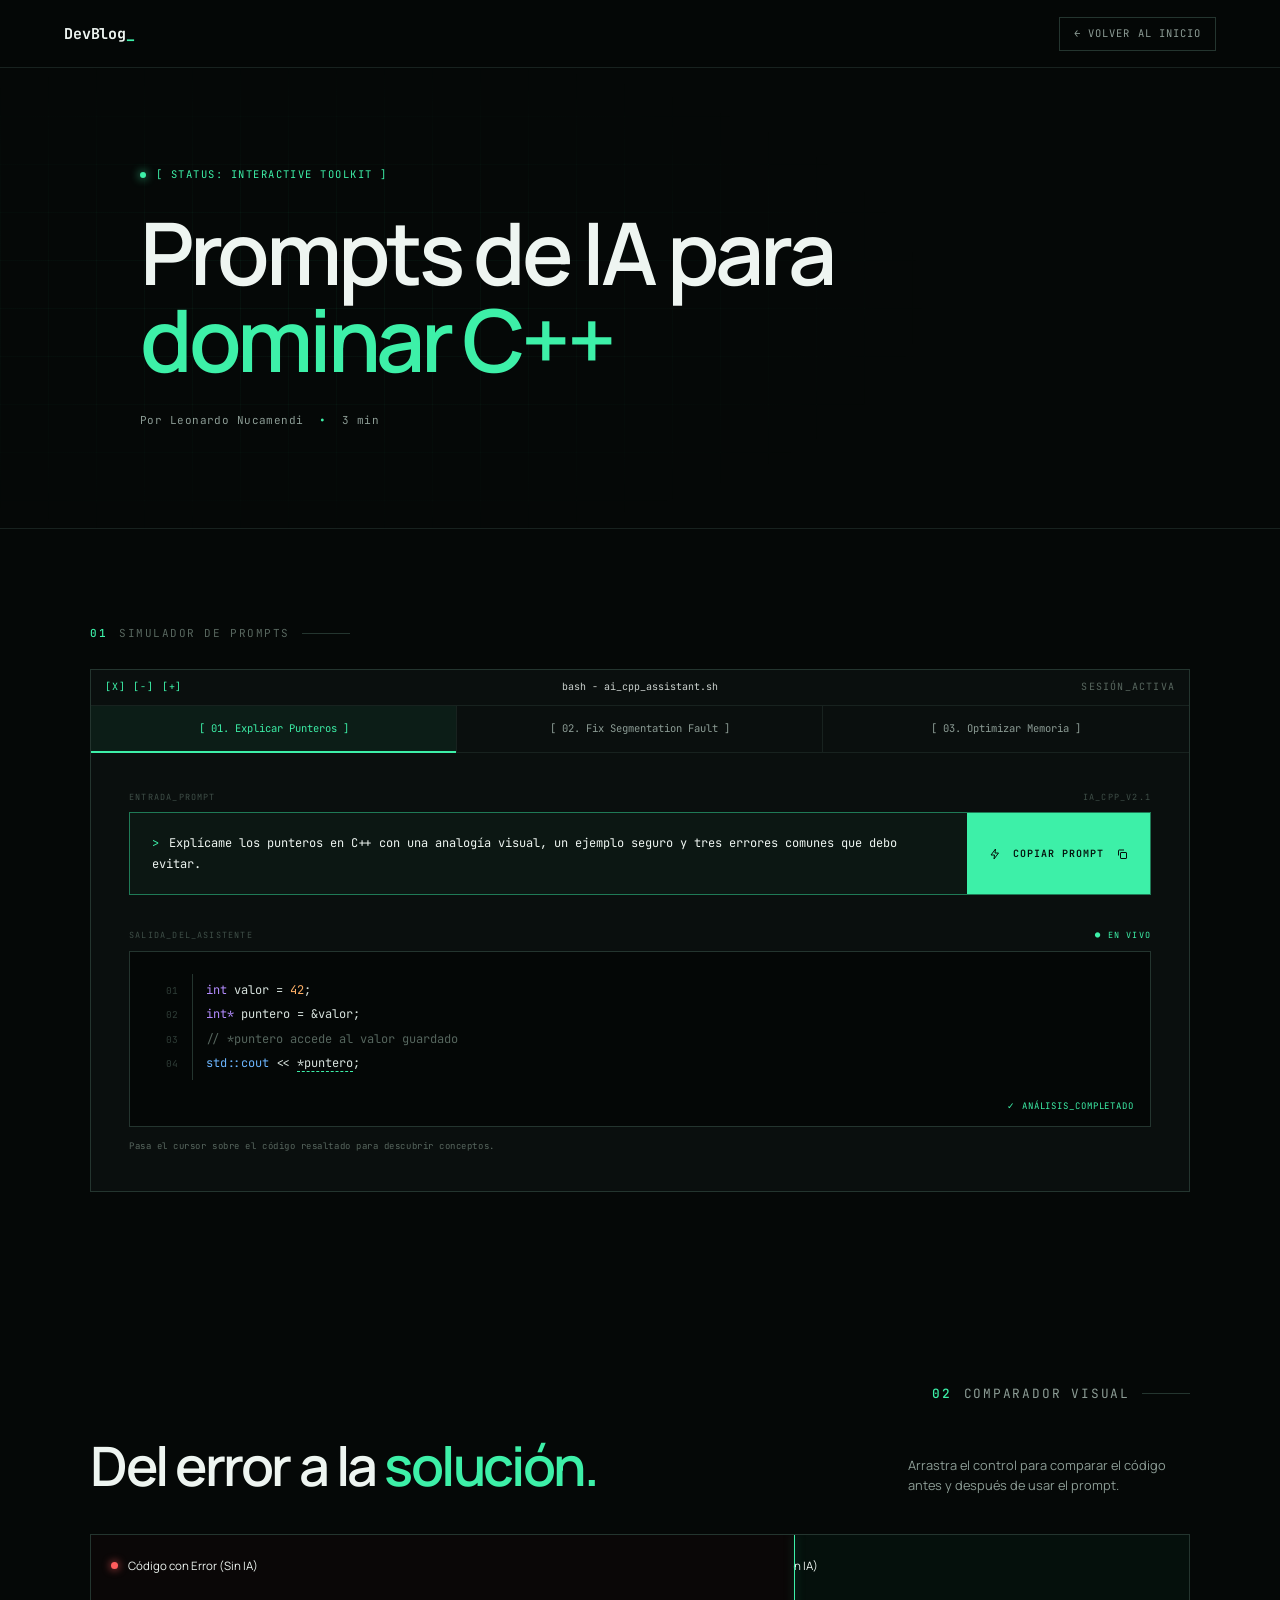
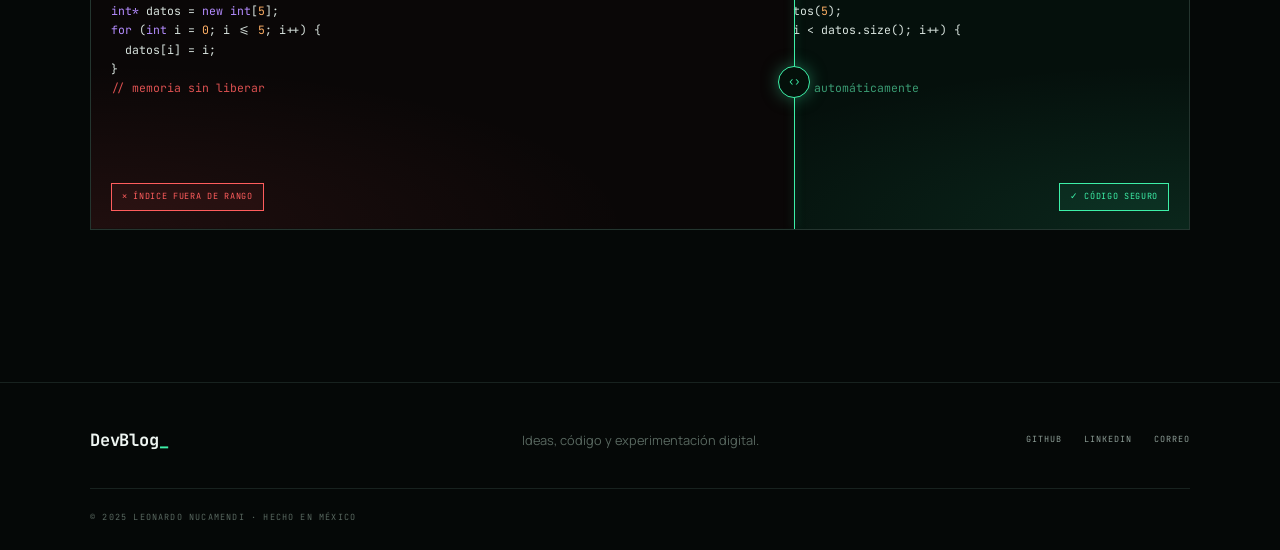
<file: dev-blog/articulo-cpp.html>
<!DOCTYPE html>
<html lang="es">
<head>
  <meta charset="UTF-8">
  <meta name="viewport" content="width=device-width, initial-scale=1">
  <title>Prompts de IA para dominar C++ — DevBlog_</title>
  <meta name="description" content="Tres prompts listos para copiar que te ayudan a entender punteros, corregir fallos de segmentación y optimizar memoria en C++.">
  <meta name="theme-color" content="#050807">
  <link rel="icon" href="data:image/svg+xml,%3Csvg xmlns='http://www.w3.org/2000/svg' viewBox='0 0 32 32'%3E%3Crect width='32' height='32' fill='%23050807'/%3E%3Crect x='7' y='23' width='18' height='3' fill='%233df0a8'/%3E%3C/svg%3E">
  <link rel="preconnect" href="https://fonts.googleapis.com">
  <link rel="preconnect" href="https://fonts.gstatic.com" crossorigin>
  <link href="https://fonts.googleapis.com/css2?family=JetBrains+Mono:wght@400;500;700&family=Manrope:wght@400;500;600;700&display=swap" rel="stylesheet">
  <link rel="stylesheet" href="styles.css">
  <script>document.documentElement.classList.add('js')</script>
</head>
<body>

  <header class="nav">
    <div class="nav__inner">
      <a class="logo" href="index.html" aria-label="DevBlog, volver al inicio">DevBlog<span>_</span></a>
      <a class="btn btn--ghost" href="index.html">← Volver al inicio</a>
    </div>
  </header>

  <main>
    <section class="article-hero">
      <div class="article-hero__inner intro">
        <p class="status" style="--i:0"><i></i>[ STATUS: INTERACTIVE TOOLKIT ]</p>
        <h1 style="--i:1">Prompts de IA para <span>dominar C++</span></h1>
        <p class="byline" style="--i:2">Por Leonardo Nucamendi <b>•</b> 3 min</p>
      </div>
    </section>

    <!-- ===== 01 Simulador de prompts ===== -->
    <section class="article-section" aria-labelledby="t-sim">
      <div class="article-wrap--wide article-wrap">
        <p class="mono-label kicker reveal" id="t-sim"><b>01</b> Simulador de prompts</p>

        <div class="term reveal" data-tabs style="--d:.08s">
          <div class="term__bar">
            <span class="term__ctl" aria-hidden="true"><span>[X]</span><span>[-]</span><span>[+]</span></span>
            <span class="term__title">bash - ai_cpp_assistant.sh</span>
            <span class="term__live">SESIÓN_ACTIVA</span>
          </div>

          <div class="tabs" role="tablist" aria-label="Prompts de ejemplo">
            <button class="tab" role="tab" id="tab-1" aria-controls="panel-1">[ 01. Explicar Punteros ]</button>
            <button class="tab" role="tab" id="tab-2" aria-controls="panel-2">[ 02. Fix Segmentation Fault ]</button>
            <button class="tab" role="tab" id="tab-3" aria-controls="panel-3">[ 03. Optimizar Memoria ]</button>
          </div>

          <!-- Panel 1 -->
          <div class="panel" role="tabpanel" id="panel-1" aria-labelledby="tab-1">
            <div class="panel__row"><span class="mono-label">ENTRADA_PROMPT</span><span class="mono-label">IA_CPP_v2.1</span></div>
            <div class="prompt">
              <p class="prompt__text"><i aria-hidden="true">&gt;</i><span id="prompt-1">Explícame los punteros en C++ con una analogía visual, un ejemplo seguro y tres errores comunes que debo evitar.</span></p>
              <button class="btn btn--solid" type="button" data-copy="#prompt-1">
                <svg viewBox="0 0 24 24" fill="none" stroke="currentColor" stroke-width="2" stroke-linejoin="round" aria-hidden="true"><path d="M13 2 4 14h7l-1 8 9-12h-7z"/></svg>
                <span class="btn__label">Copiar prompt</span>
                <svg viewBox="0 0 24 24" fill="none" stroke="currentColor" stroke-width="2" aria-hidden="true"><rect x="9" y="9" width="12" height="12" rx="1"/><path d="M5 15V5a1 1 0 0 1 1-1h10"/></svg>
              </button>
            </div>

            <div class="panel__row"><span class="mono-label">SALIDA_DEL_ASISTENTE</span><span class="mono-label live">● EN VIVO</span></div>
            <div class="output">
              <div class="code" aria-label="Código de ejemplo">
                <span class="ln"><span class="k">int</span> valor = <span class="nu">42</span>;</span>
                <span class="ln"><span class="k">int*</span> puntero = &amp;valor;</span>
                <span class="ln"><span class="cm">// *puntero accede al valor guardado</span></span>
                <span class="ln"><span class="ty">std::cout</span> &lt;&lt; <span class="tok" tabindex="0" data-tip="El operador * desreferencia: lee el valor guardado en la dirección a la que apunta el puntero.">*puntero</span>;</span>
              </div>
              <span class="out-status">✓ ANÁLISIS_COMPLETADO</span>
            </div>
            <p class="hint">Pasa el cursor sobre el código resaltado para descubrir conceptos.</p>
          </div>

          <!-- Panel 2 -->
          <div class="panel" role="tabpanel" id="panel-2" aria-labelledby="tab-2" hidden>
            <div class="panel__row"><span class="mono-label">ENTRADA_PROMPT</span><span class="mono-label">IA_CPP_v2.1</span></div>
            <div class="prompt">
              <p class="prompt__text"><i aria-hidden="true">&gt;</i><span id="prompt-2">Analiza este código C++, identifica la causa del fallo de segmentación y propón una solución con gestión segura de memoria.</span></p>
              <button class="btn btn--solid" type="button" data-copy="#prompt-2">
                <svg viewBox="0 0 24 24" fill="none" stroke="currentColor" stroke-width="2" stroke-linejoin="round" aria-hidden="true"><path d="M13 2 4 14h7l-1 8 9-12h-7z"/></svg>
                <span class="btn__label">Copiar prompt</span>
                <svg viewBox="0 0 24 24" fill="none" stroke="currentColor" stroke-width="2" aria-hidden="true"><rect x="9" y="9" width="12" height="12" rx="1"/><path d="M5 15V5a1 1 0 0 1 1-1h10"/></svg>
              </button>
            </div>

            <div class="panel__row"><span class="mono-label">SALIDA_DEL_ASISTENTE</span><span class="mono-label live">● EN VIVO</span></div>
            <div class="output">
              <div class="code" aria-label="Código de ejemplo">
                <span class="ln"><span class="k">int*</span> datos = <span class="k">new int</span>[<span class="nu">5</span>];</span>
                <span class="ln"><span class="k">for</span> (<span class="k">int</span> i = <span class="nu">0</span>; i &lt; <span class="nu">5</span>; i++)</span>
                <span class="ln">  datos[i] = i * <span class="nu">2</span>;</span>
                <span class="ln"><span class="k">delete[]</span> <span class="tok" tabindex="0" data-tip="delete[] libera el arreglo creado con new[]. Sin esta línea, la memoria queda reservada (fuga de memoria).">datos</span>;</span>
              </div>
              <span class="out-status">✓ FALLO_CORREGIDO</span>
            </div>
            <p class="hint">Pasa el cursor sobre el código resaltado para descubrir conceptos.</p>
          </div>

          <!-- Panel 3 -->
          <div class="panel" role="tabpanel" id="panel-3" aria-labelledby="tab-3" hidden>
            <div class="panel__row"><span class="mono-label">ENTRADA_PROMPT</span><span class="mono-label">IA_CPP_v2.1</span></div>
            <div class="prompt">
              <p class="prompt__text"><i aria-hidden="true">&gt;</i><span id="prompt-3">Optimiza este fragmento de C++ para reducir copias. Usa referencias constantes y explica el impacto en memoria.</span></p>
              <button class="btn btn--solid" type="button" data-copy="#prompt-3">
                <svg viewBox="0 0 24 24" fill="none" stroke="currentColor" stroke-width="2" stroke-linejoin="round" aria-hidden="true"><path d="M13 2 4 14h7l-1 8 9-12h-7z"/></svg>
                <span class="btn__label">Copiar prompt</span>
                <svg viewBox="0 0 24 24" fill="none" stroke="currentColor" stroke-width="2" aria-hidden="true"><rect x="9" y="9" width="12" height="12" rx="1"/><path d="M5 15V5a1 1 0 0 1 1-1h10"/></svg>
              </button>
            </div>

            <div class="panel__row"><span class="mono-label">SALIDA_DEL_ASISTENTE</span><span class="mono-label live">● EN VIVO</span></div>
            <div class="output">
              <div class="code" aria-label="Código de ejemplo">
                <span class="ln"><span class="k">void</span> mostrar(<span class="k">const</span> <span class="ty">std::vector&lt;int&gt;&amp;</span> datos) {</span>
                <span class="ln">  <span class="k">for</span> (<span class="k">const auto&amp;</span> valor : datos)</span>
                <span class="ln">    <span class="ty">std::cout</span> &lt;&lt; valor;</span>
                <span class="ln">} <span class="tok cm" tabindex="0" data-tip="Pasar el vector por referencia constante evita copiarlo entero: cero copias y sin riesgo de modificarlo.">// cero copias</span></span>
              </div>
              <span class="out-status">✓ MEMORIA_OPTIMIZADA</span>
            </div>
            <p class="hint">Pasa el cursor sobre el código resaltado para descubrir conceptos.</p>
          </div>
        </div>
      </div>
    </section>

    <!-- ===== 02 Comparador visual ===== -->
    <section class="article-section" aria-labelledby="t-cmp">
      <div class="article-wrap--wide article-wrap">
        <div class="compare-head reveal">
          <p class="mono-label kicker"><b>02</b> Comparador visual</p>
          <h2 class="int-title" id="t-cmp" style="margin:0">Del error a la <span>solución.</span></h2>
          <p>Arrastra el control para comparar el código antes y después de usar el prompt.</p>
        </div>

        <div class="compare reveal" data-compare style="--d:.08s">
          <!-- Capa inferior: código corregido -->
          <div class="compare__layer compare__layer--fixed">
            <div class="compare__side compare__side--good">
              <p class="compare__title"><i></i>Código Corregido (Con IA)</p>
              <div class="code">
                <span class="ln"><span class="ty">std::vector&lt;int&gt;</span> datos(<span class="nu">5</span>);</span>
                <span class="ln"><span class="k">for</span> (<span class="ty">size_t</span> i = <span class="nu">0</span>; i &lt; datos.size(); i++) {</span>
                <span class="ln">  datos[i] = i;</span>
                <span class="ln">}</span>
                <span class="ln"><span class="cm--good">// memoria gestionada automáticamente</span></span>
              </div>
              <span class="compare__badge">✓ Código seguro</span>
            </div>
          </div>

          <!-- Capa superior: código con error (se recorta con el control) -->
          <div class="compare__layer compare__layer--error">
            <div class="compare__side compare__side--bad">
              <p class="compare__title"><i></i>Código con Error (Sin IA)</p>
              <div class="code">
                <span class="ln"><span class="k">int*</span> datos = <span class="k">new int</span>[<span class="nu">5</span>];</span>
                <span class="ln"><span class="k">for</span> (<span class="k">int</span> i = <span class="nu">0</span>; i &lt;= <span class="nu">5</span>; i++) {</span>
                <span class="ln">  datos[i] = i;</span>
                <span class="ln">}</span>
                <span class="ln"><span class="cm--bad">// memoria sin liberar</span></span>
              </div>
              <span class="compare__badge">✕ Índice fuera de rango</span>
            </div>
          </div>

          <div class="compare__handle" role="slider" tabindex="0" aria-label="Comparar código antes y después" aria-valuemin="0" aria-valuemax="100" aria-valuenow="50">
            <span class="compare__knob" aria-hidden="true">‹›</span>
          </div>
        </div>
      </div>
    </section>
  </main>

  <footer class="site-footer">
    <div class="site-footer__inner">
      <div class="site-footer__row">
        <a class="logo" href="index.html">DevBlog<span>_</span></a>
        <p>Ideas, código y experimentación digital.</p>
        <nav class="site-footer__links" aria-label="Redes">
          <a href="https://github.com/Leonardo251207" target="_blank" rel="noopener noreferrer">GitHub</a>
          <a href="https://www.linkedin.com/in/leonardo-nucamendi-703b48441/" target="_blank" rel="noopener noreferrer">LinkedIn</a>
          <a href="mailto:" data-email-link>Correo</a>
        </nav>
      </div>
      <div class="footer-bar"><span>© 2025 Leonardo Nucamendi · Hecho en México</span></div>
    </div>
  </footer>

  <script src="api-config.js"></script>
  <script src="metrics.js"></script>
  <script src="script.js"></script>
</body>
</html>
</file>
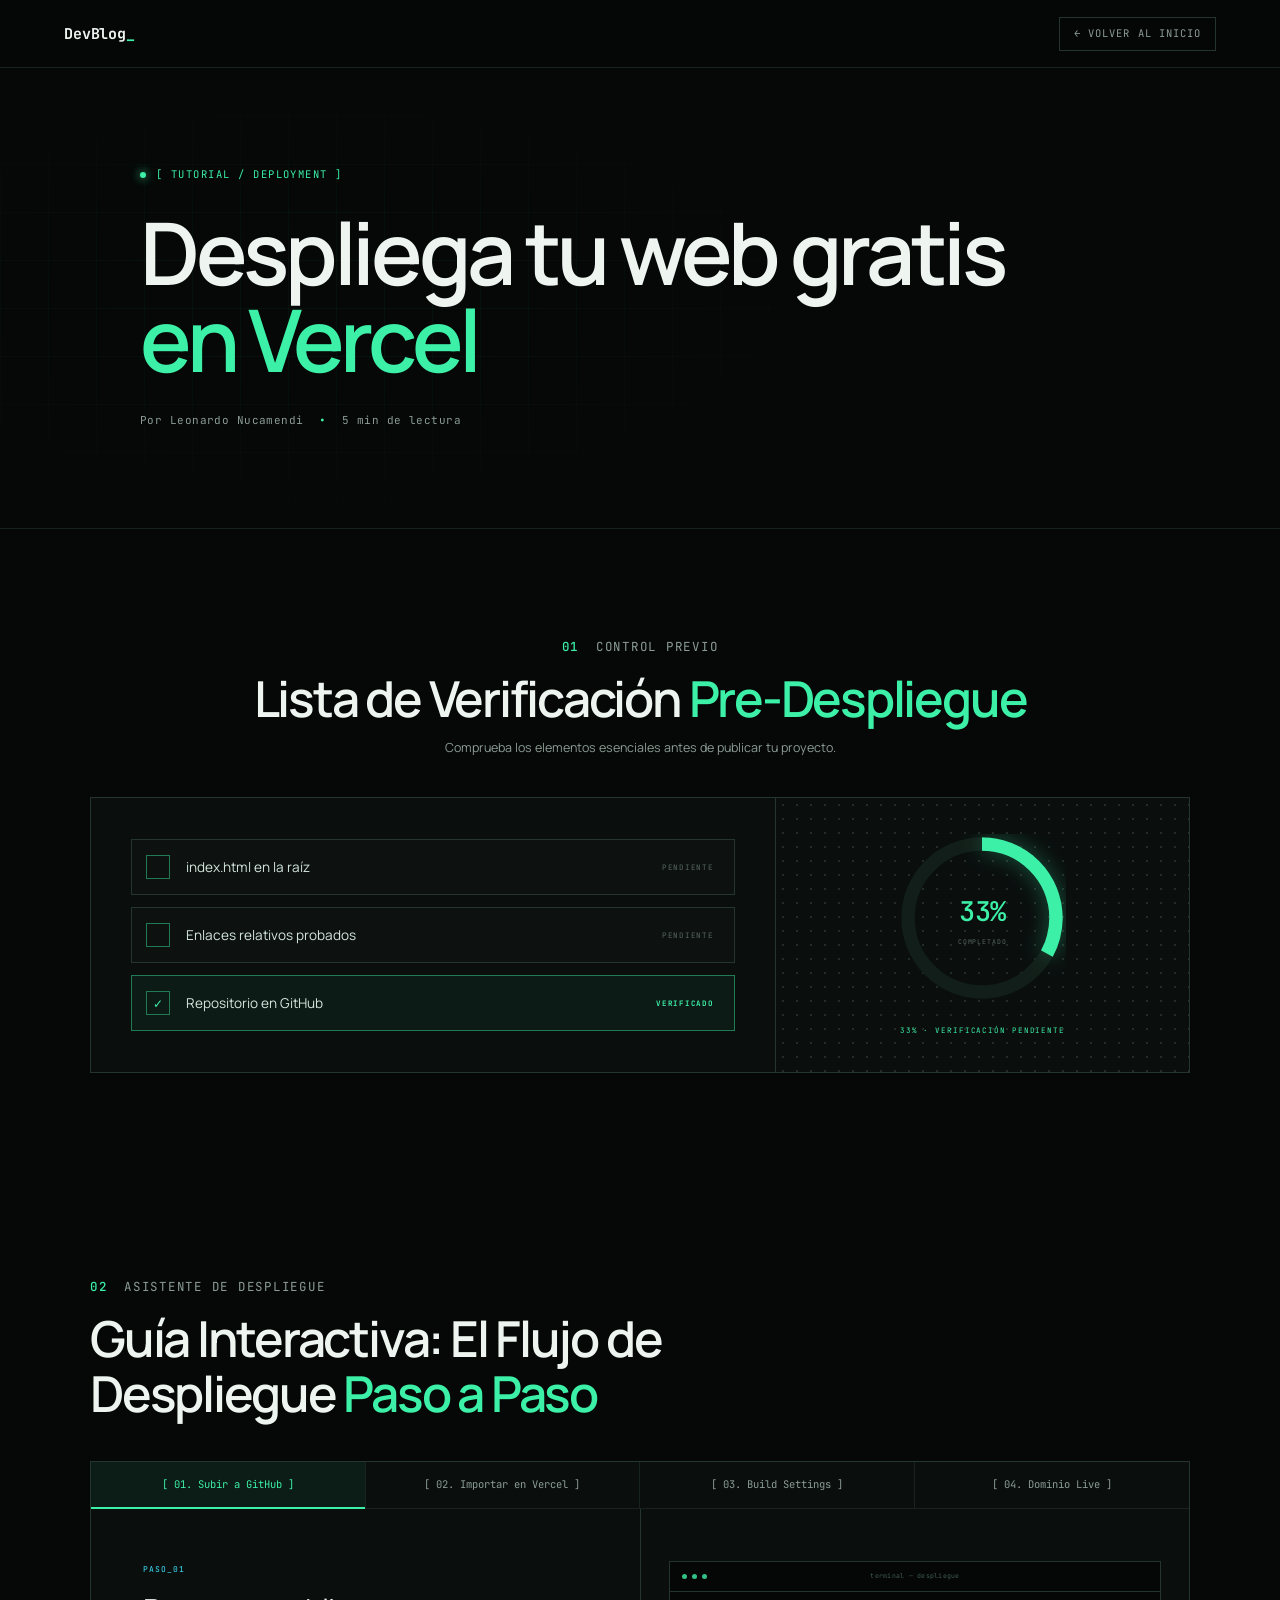
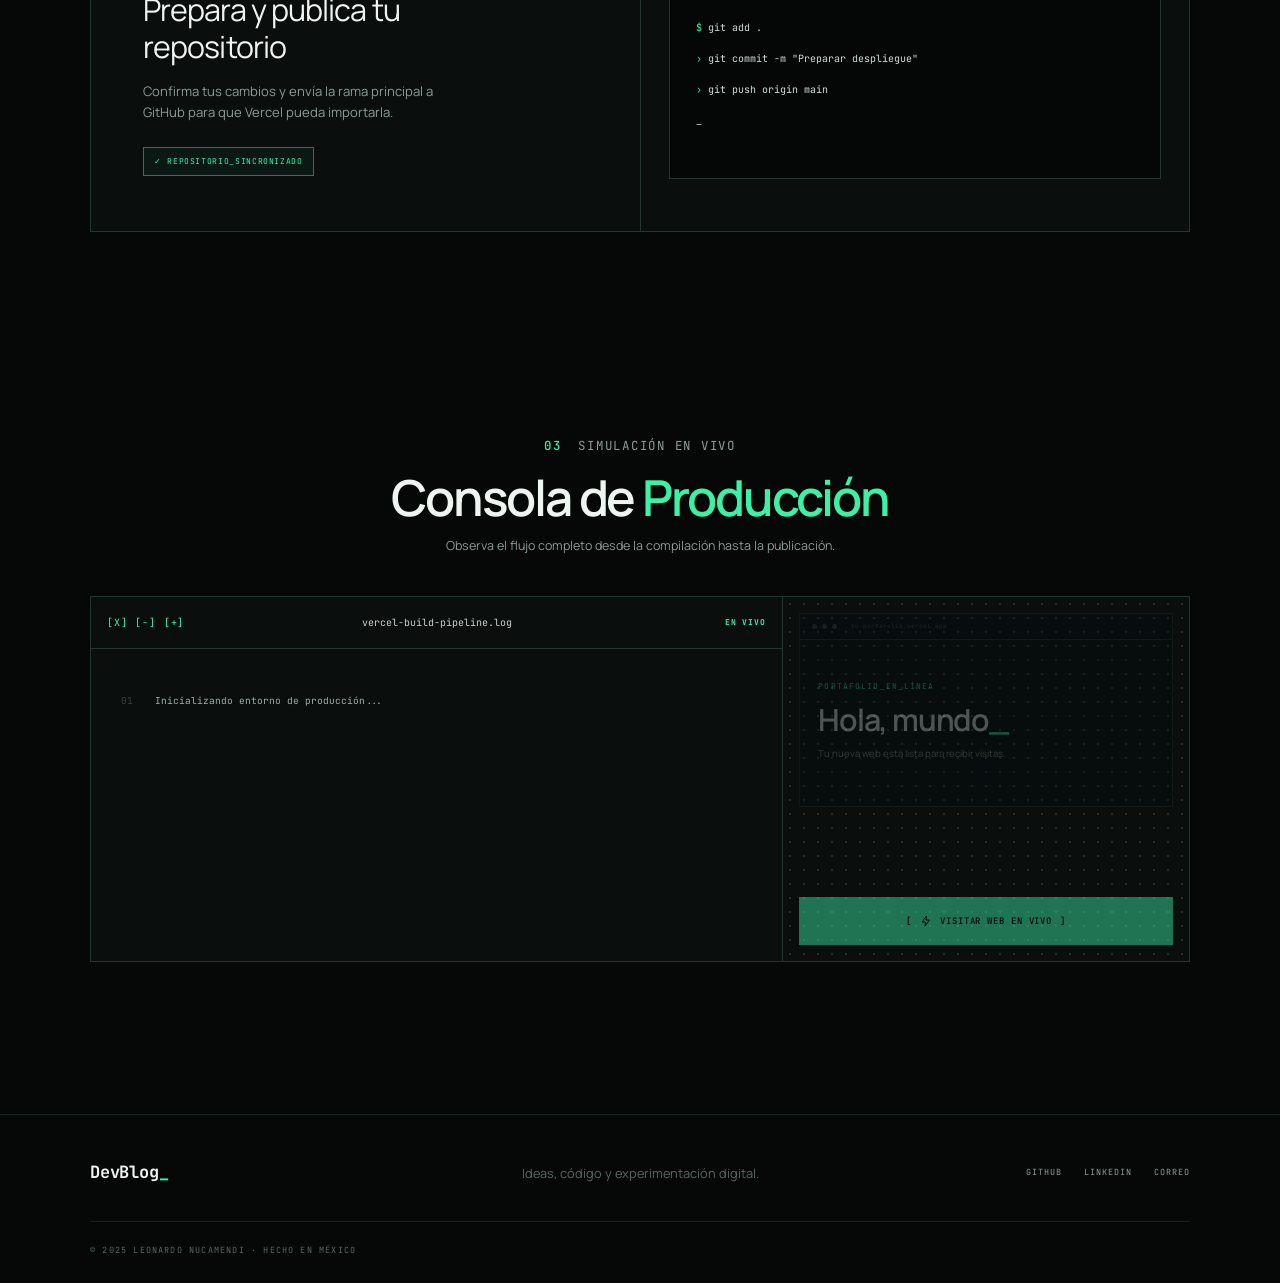
<file: dev-blog/articulo-vercel.html>
<!DOCTYPE html>
<html lang="es">
<head>
  <meta charset="UTF-8">
  <meta name="viewport" content="width=device-width, initial-scale=1">
  <title>Despliega tu web gratis en Vercel — DevBlog_</title>
  <meta name="description" content="Checklist previo, guía paso a paso y simulación de consola para publicar tu portafolio gratis en Vercel.">
  <meta name="theme-color" content="#050807">
  <link rel="icon" href="data:image/svg+xml,%3Csvg xmlns='http://www.w3.org/2000/svg' viewBox='0 0 32 32'%3E%3Crect width='32' height='32' fill='%23050807'/%3E%3Crect x='7' y='23' width='18' height='3' fill='%233df0a8'/%3E%3C/svg%3E">
  <link rel="preconnect" href="https://fonts.googleapis.com">
  <link rel="preconnect" href="https://fonts.gstatic.com" crossorigin>
  <link href="https://fonts.googleapis.com/css2?family=JetBrains+Mono:wght@400;500;700&family=Manrope:wght@300;400;500;600;700&display=swap" rel="stylesheet">
  <link rel="stylesheet" href="styles.css">
  <script>document.documentElement.classList.add('js')</script>
</head>
<body>

  <header class="nav">
    <div class="nav__inner">
      <a class="logo" href="index.html" aria-label="DevBlog, volver al inicio">DevBlog<span>_</span></a>
      <a class="btn btn--ghost" href="index.html">← Volver al inicio</a>
    </div>
  </header>

  <main>
    <section class="article-hero">
      <div class="article-hero__inner intro">
        <p class="status" style="--i:0"><i></i>[ TUTORIAL / DEPLOYMENT ]</p>
        <h1 style="--i:1">Despliega tu web gratis <span>en Vercel</span></h1>
        <p class="byline" style="--i:2">Por Leonardo Nucamendi <b>•</b> 5 min de lectura</p>
      </div>
    </section>

    <!-- ===== 01 Control previo ===== -->
    <section class="article-section" aria-labelledby="t-check">
      <div class="article-wrap--wide article-wrap">
        <div class="mod-head mod-head--green reveal">
          <p class="mono-label"><b>01</b> Control previo</p>
          <h2 id="t-check">Lista de Verificación <span class="acc-green nowrap">Pre-Despliegue</span></h2>
          <p>Comprueba los elementos esenciales antes de publicar tu proyecto.</p>
        </div>

        <div class="check-grid reveal" data-checklist style="--d:.08s">
          <ul class="check-list" aria-label="Verificaciones previas">
            <li>
              <button class="check" type="button" role="checkbox" aria-checked="false">
                <span class="check__box" aria-hidden="true"></span>
                <span class="check__label">index.html en la raíz</span>
                <span class="check__state">PENDIENTE</span>
              </button>
            </li>
            <li>
              <button class="check" type="button" role="checkbox" aria-checked="false">
                <span class="check__box" aria-hidden="true"></span>
                <span class="check__label">Enlaces relativos probados</span>
                <span class="check__state">PENDIENTE</span>
              </button>
            </li>
            <li>
              <button class="check" type="button" role="checkbox" aria-checked="true">
                <span class="check__box" aria-hidden="true"></span>
                <span class="check__label">Repositorio en GitHub</span>
                <span class="check__state">VERIFICADO</span>
              </button>
            </li>
          </ul>

          <div class="check-ring" aria-live="polite">
            <div class="ring-wrap">
              <svg viewBox="0 0 100 100" aria-hidden="true">
                <circle class="ring-track" cx="50" cy="50" r="44"/>
                <circle class="ring-bar" data-ring cx="50" cy="50" r="44" pathLength="100"/>
              </svg>
              <div class="ring-text"><strong data-pct>33%</strong><small>COMPLETADO</small></div>
            </div>
            <p class="ring-caption" data-caption>33% · VERIFICACIÓN PENDIENTE</p>
          </div>
        </div>
      </div>
    </section>

    <!-- ===== 02 Asistente de despliegue ===== -->
    <section class="article-section" aria-labelledby="t-guia">
      <div class="article-wrap--wide article-wrap">
        <div class="mod-head mod-head--left mod-head--green reveal">
          <p class="mono-label"><b>02</b> Asistente de despliegue</p>
          <h2 id="t-guia">Guía Interactiva: El Flujo de Despliegue <span class="acc-green">Paso a Paso</span></h2>
        </div>

        <div class="deploy reveal" data-tabs style="--d:.08s">
          <div class="tabs" role="tablist" aria-label="Pasos del despliegue">
            <button class="tab" role="tab" id="d-tab-1" aria-controls="d-panel-1">[ 01. Subir a GitHub ]</button>
            <button class="tab" role="tab" id="d-tab-2" aria-controls="d-panel-2">[ 02. Importar en Vercel ]</button>
            <button class="tab" role="tab" id="d-tab-3" aria-controls="d-panel-3">[ 03. Build Settings ]</button>
            <button class="tab" role="tab" id="d-tab-4" aria-controls="d-panel-4">[ 04. Dominio Live ]</button>
          </div>

          <!-- Paso 1 -->
          <div class="deploy__panel" role="tabpanel" id="d-panel-1" aria-labelledby="d-tab-1">
            <div class="deploy__info">
              <p class="step-id">PASO_01</p>
              <h3>Prepara y publica tu repositorio</h3>
              <p>Confirma tus cambios y envía la rama principal a GitHub para que Vercel pueda importarla.</p>
              <span class="pill">✓ REPOSITORIO_SINCRONIZADO</span>
            </div>
            <div class="deploy__term">
              <div class="mini-term">
                <div class="mini-term__bar"><span class="dots" aria-hidden="true"><i></i><i></i><i></i></span><span>terminal — despliegue</span><span></span></div>
                <div class="mini-term__body">
                  <span class="tl tl--cmd">git add .</span>
                  <span class="tl tl--out">git commit -m "Preparar despliegue"</span>
                  <span class="tl tl--out">git push origin main</span>
                  <span class="tl cursor" aria-hidden="true">_</span>
                </div>
              </div>
            </div>
          </div>

          <!-- Paso 2 -->
          <div class="deploy__panel" role="tabpanel" id="d-panel-2" aria-labelledby="d-tab-2" hidden>
            <div class="deploy__info">
              <p class="step-id">PASO_02</p>
              <h3>Conecta GitHub con Vercel</h3>
              <p>Selecciona el repositorio del portafolio y permite que Vercel detecte automáticamente el proyecto.</p>
              <span class="pill">✓ PROYECTO_IMPORTADO</span>
            </div>
            <div class="deploy__term">
              <div class="mini-term">
                <div class="mini-term__bar"><span class="dots" aria-hidden="true"><i></i><i></i><i></i></span><span>terminal — despliegue</span><span></span></div>
                <div class="mini-term__body">
                  <span class="tl tl--cmd">vercel link</span>
                  <span class="tl tl--out">Seleccionando: tu-portafolio</span>
                  <span class="tl tl--out">Proyecto conectado correctamente</span>
                  <span class="tl cursor" aria-hidden="true">_</span>
                </div>
              </div>
            </div>
          </div>

          <!-- Paso 3 -->
          <div class="deploy__panel" role="tabpanel" id="d-panel-3" aria-labelledby="d-tab-3" hidden>
            <div class="deploy__info">
              <p class="step-id">PASO_03</p>
              <h3>Revisa la configuración de compilación</h3>
              <p>Define el comando de compilación y verifica que la carpeta de salida coincida con tu proyecto.</p>
              <span class="pill">✓ CONFIGURACIÓN_VALIDADA</span>
            </div>
            <div class="deploy__term">
              <div class="mini-term">
                <div class="mini-term__bar"><span class="dots" aria-hidden="true"><i></i><i></i><i></i></span><span>terminal — despliegue</span><span></span></div>
                <div class="mini-term__body">
                  <span class="tl tl--cmd">Comando: pnpm build</span>
                  <span class="tl tl--out">Directorio de salida: dist</span>
                  <span class="tl tl--out">Entorno: producción</span>
                  <span class="tl cursor" aria-hidden="true">_</span>
                </div>
              </div>
            </div>
          </div>

          <!-- Paso 4 -->
          <div class="deploy__panel" role="tabpanel" id="d-panel-4" aria-labelledby="d-tab-4" hidden>
            <div class="deploy__info">
              <p class="step-id">PASO_04</p>
              <h3>Publica y comparte tu dominio</h3>
              <p>Inicia el despliegue final. Vercel generará una URL pública con HTTPS automáticamente.</p>
              <span class="pill">✓ DOMINIO_ACTIVO</span>
            </div>
            <div class="deploy__term">
              <div class="mini-term">
                <div class="mini-term__bar"><span class="dots" aria-hidden="true"><i></i><i></i><i></i></span><span>terminal — despliegue</span><span></span></div>
                <div class="mini-term__body">
                  <span class="tl tl--cmd">vercel --prod</span>
                  <span class="tl tl--out">Asignando dominio seguro...</span>
                  <span class="tl tl--out">https://tu-portafolio.vercel.app</span>
                  <span class="tl cursor" aria-hidden="true">_</span>
                </div>
              </div>
            </div>
          </div>
        </div>
      </div>
    </section>

    <!-- ===== 03 Simulación en vivo ===== -->
    <section class="article-section" aria-labelledby="t-consola">
      <div class="article-wrap--wide article-wrap">
        <div class="mod-head mod-head--green reveal">
          <p class="mono-label"><b>03</b> Simulación en vivo</p>
          <h2 id="t-consola">Consola de <span class="acc-green">Producción</span></h2>
          <p>Observa el flujo completo desde la compilación hasta la publicación.</p>
        </div>

        <div class="pipe reveal" data-pipeline style="--d:.08s">
          <div class="pipe__log">
            <div class="term__bar">
              <span class="term__ctl" aria-hidden="true"><span>[X]</span><span>[-]</span><span>[+]</span></span>
              <span class="term__title">vercel-build-pipeline.log</span>
              <button class="pipe__live" type="button" data-replay aria-label="Repetir simulación">EN VIVO</button>
            </div>
            <ol class="log">
              <li class="log__line">Inicializando entorno de producción...</li>
              <li class="log__line">Clonando repositorio desde GitHub</li>
              <li class="log__line">Instalando dependencias con pnpm</li>
              <li class="log__line">Ejecutando compilación optimizada</li>
              <li class="log__line">Generando recursos estáticos</li>
              <li class="log__line">Asignando dominio y certificado HTTPS</li>
              <li class="log__line log__line--ok">SUCCESS: Deployed to https://tu-portafolio.vercel.app</li>
            </ol>
          </div>

          <div class="pipe__side">
            <div class="site-preview">
              <div class="site-preview__bar"><span class="dots" aria-hidden="true"><i></i><i></i><i></i></span><span>tu-portafolio.vercel.app</span></div>
              <div class="site-preview__body">
                <p class="step-id" style="color:var(--green)">PORTAFOLIO_EN_LÍNEA</p>
                <p class="site-preview__title">Hola, mundo<span class="cursor">_</span></p>
                <p class="site-preview__text">Tu nueva web está lista para recibir visitas.</p>
              </div>
            </div>

            <a class="btn btn--solid pipe__cta" href="index.html">
              <span aria-hidden="true">[</span>
              <svg viewBox="0 0 24 24" width="12" height="12" fill="none" stroke="currentColor" stroke-width="2" stroke-linejoin="round" aria-hidden="true"><path d="M13 2 4 14h7l-1 8 9-12h-7z"/></svg>
              Visitar web en vivo
              <span aria-hidden="true">]</span>
            </a>
          </div>
        </div>
      </div>
    </section>
  </main>

  <footer class="site-footer">
    <div class="site-footer__inner">
      <div class="site-footer__row">
        <a class="logo" href="index.html">DevBlog<span>_</span></a>
        <p>Ideas, código y experimentación digital.</p>
        <nav class="site-footer__links" aria-label="Redes">
          <a href="https://github.com/Leonardo251207" target="_blank" rel="noopener noreferrer">GitHub</a>
          <a href="https://www.linkedin.com/in/leonardo-nucamendi-703b48441/" target="_blank" rel="noopener noreferrer">LinkedIn</a>
          <a href="mailto:" data-email-link>Correo</a>
        </nav>
      </div>
      <div class="footer-bar"><span>© 2025 Leonardo Nucamendi · Hecho en México</span></div>
    </div>
  </footer>

  <script src="api-config.js"></script>
  <script src="metrics.js"></script>
  <script src="script.js"></script>
</body>
</html>
</file>
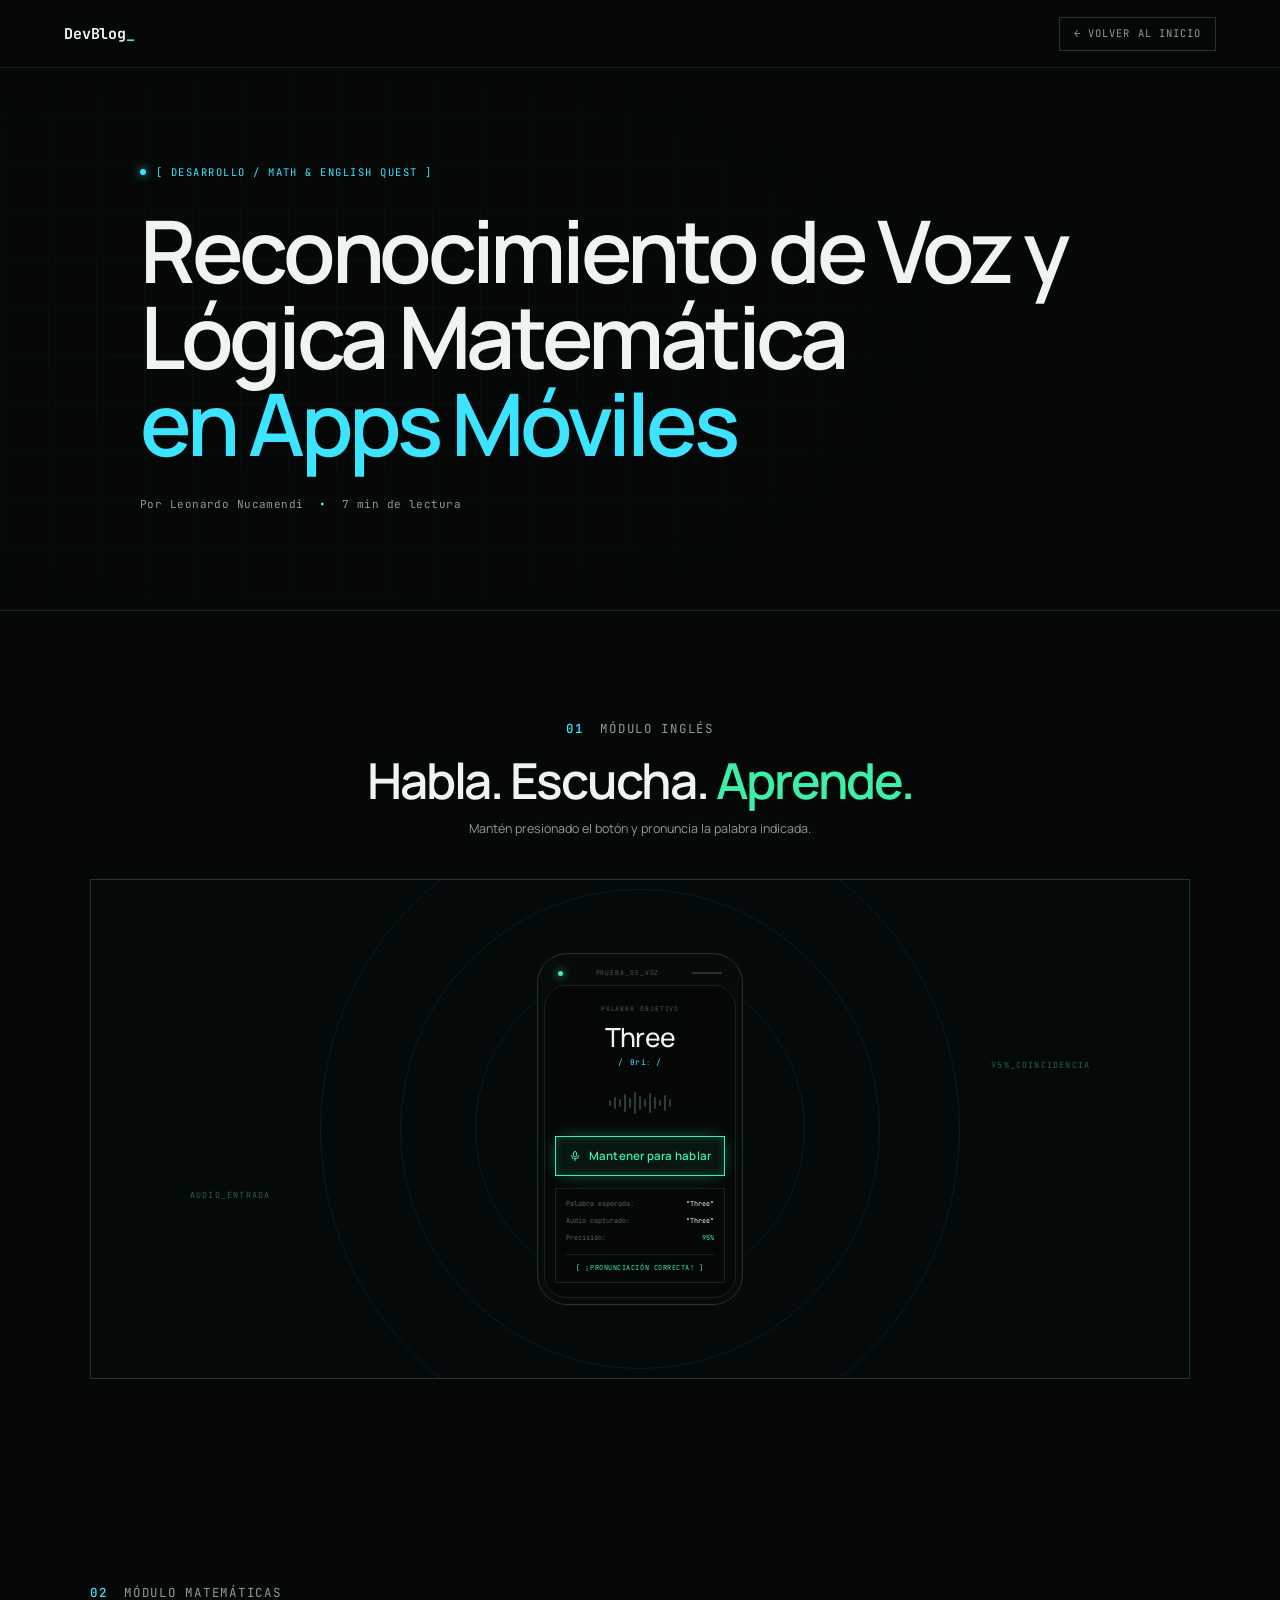
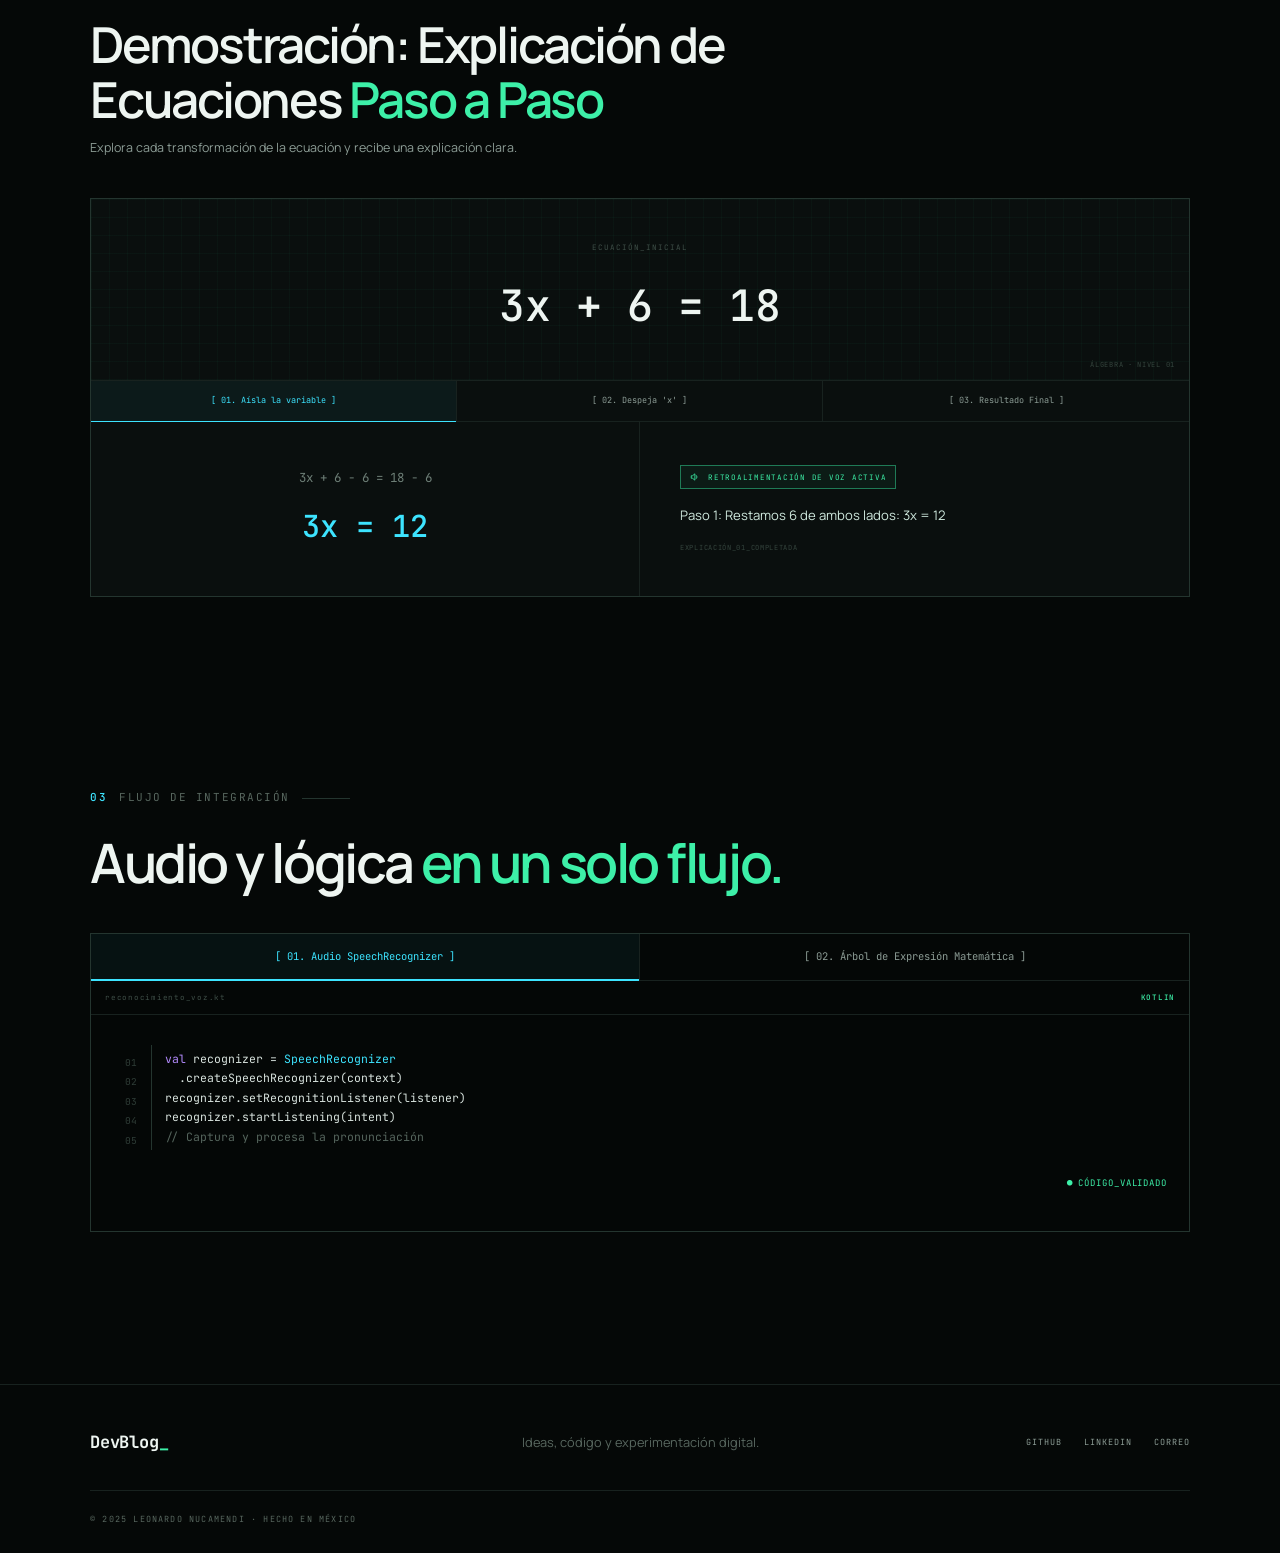
<file: dev-blog/articulo-voz.html>
<!DOCTYPE html>
<html lang="es">
<head>
  <meta charset="UTF-8">
  <meta name="viewport" content="width=device-width, initial-scale=1">
  <title>Reconocimiento de Voz y Lógica Matemática en Apps Móviles — DevBlog_</title>
  <meta name="description" content="Cómo implementé reconocimiento de voz y explicaciones matemáticas paso a paso en Math &amp; English Quest, una app educativa para niños.">
  <meta name="theme-color" content="#050807">
  <link rel="icon" href="data:image/svg+xml,%3Csvg xmlns='http://www.w3.org/2000/svg' viewBox='0 0 32 32'%3E%3Crect width='32' height='32' fill='%23050807'/%3E%3Crect x='7' y='23' width='18' height='3' fill='%233de4ff'/%3E%3C/svg%3E">
  <link rel="preconnect" href="https://fonts.googleapis.com">
  <link rel="preconnect" href="https://fonts.gstatic.com" crossorigin>
  <link href="https://fonts.googleapis.com/css2?family=JetBrains+Mono:wght@400;500;700&family=Manrope:wght@400;500;600;700&display=swap" rel="stylesheet">
  <link rel="stylesheet" href="styles.css">
  <script>document.documentElement.classList.add('js')</script>
</head>
<body class="theme-cyan">

  <header class="nav">
    <div class="nav__inner">
      <a class="logo" href="index.html" aria-label="DevBlog, volver al inicio">DevBlog<span>_</span></a>
      <a class="btn btn--ghost" href="index.html">← Volver al inicio</a>
    </div>
  </header>

  <main>
    <section class="article-hero">
      <div class="article-hero__inner intro">
        <p class="status" style="--i:0"><i></i>[ DESARROLLO / MATH &amp; ENGLISH QUEST ]</p>
        <h1 style="--i:1">Reconocimiento de Voz y Lógica Matemática <span>en Apps Móviles</span></h1>
        <p class="byline" style="--i:2">Por Leonardo Nucamendi <b>•</b> 7 min de lectura</p>
      </div>
    </section>

    <!-- ===== 01 Módulo inglés ===== -->
    <section class="article-section" aria-labelledby="t-ing">
      <div class="article-wrap--wide article-wrap">
        <div class="mod-head reveal">
          <p class="mono-label"><b>01</b> Módulo inglés</p>
          <h2 id="t-ing">Habla. Escucha. <span class="acc-green">Aprende.</span></h2>
          <p>Mantén presionado el botón y pronuncia la palabra indicada.</p>
        </div>

        <div class="stage reveal" data-voice-demo data-state="done" style="--d:.08s">
          <span class="ring ring--1" aria-hidden="true"></span>
          <span class="ring ring--2" aria-hidden="true"></span>
          <span class="ring ring--3" aria-hidden="true"></span>
          <span class="stage__label stage__label--l" aria-hidden="true">AUDIO_ENTRADA</span>
          <span class="stage__label stage__label--r" aria-hidden="true" data-match>95%_COINCIDENCIA</span>

          <div class="phone">
            <div class="phone__top" aria-hidden="true"><i></i><span>PRUEBA_DE_VOZ</span><u></u></div>
            <div class="phone__screen">
              <p class="mono-label">Palabra objetivo</p>
              <p class="word" data-word>Three</p>
              <p class="phon">/ θriː /</p>

              <div class="wave" aria-hidden="true">
                <i style="--h:6px;--n:0"></i><i style="--h:12px;--n:1"></i><i style="--h:8px;--n:2"></i><i style="--h:18px;--n:3"></i>
                <i style="--h:10px;--n:4"></i><i style="--h:22px;--n:5"></i><i style="--h:14px;--n:6"></i><i style="--h:8px;--n:7"></i>
                <i style="--h:20px;--n:8"></i><i style="--h:12px;--n:9"></i><i style="--h:6px;--n:10"></i><i style="--h:16px;--n:11"></i><i style="--h:8px;--n:12"></i>
              </div>

              <button class="mic-btn" type="button" aria-label="Mantener presionado para hablar">
                <svg viewBox="0 0 24 24" fill="none" stroke="currentColor" stroke-width="2" stroke-linecap="round" aria-hidden="true"><rect x="9" y="3" width="6" height="11" rx="3"/><path d="M5 11a7 7 0 0 0 14 0M12 18v3"/></svg>
                <span class="mic-btn__label">Mantener para hablar</span>
              </button>

              <div class="result" aria-live="polite">
                <dl>
                  <dt>Palabra esperada:</dt><dd>"Three"</dd>
                  <dt>Audio capturado:</dt><dd data-r-captured>"Three"</dd>
                  <dt>Precisión:</dt><dd class="score" data-r-score>95%</dd>
                </dl>
                <p class="result__verdict" data-r-verdict>[ ¡PRONUNCIACIÓN CORRECTA! ]</p>
              </div>
            </div>
          </div>
        </div>
      </div>
    </section>

    <!-- ===== 02 Módulo matemáticas ===== -->
    <section class="article-section" aria-labelledby="t-mat">
      <div class="article-wrap--wide article-wrap">
        <div class="mod-head mod-head--left reveal">
          <p class="mono-label"><b>02</b> Módulo matemáticas</p>
          <h2 id="t-mat">Demostración: Explicación de Ecuaciones <span class="acc-green">Paso a Paso</span></h2>
          <p>Explora cada transformación de la ecuación y recibe una explicación clara.</p>
        </div>

        <div class="math reveal" data-tabs data-math style="--d:.08s">
          <div class="math__top">
            <p class="mono-label">ECUACIÓN_INICIAL</p>
            <p class="equation">3x + 6 = 18</p>
            <span class="math__level">ÁLGEBRA · NIVEL 01</span>
          </div>

          <div class="tabs" role="tablist" aria-label="Pasos de la ecuación">
            <button class="tab" role="tab" id="m-tab-1" aria-controls="m-panel-1">[ 01. Aísla la variable ]</button>
            <button class="tab" role="tab" id="m-tab-2" aria-controls="m-panel-2">[ 02. Despeja 'x' ]</button>
            <button class="tab" role="tab" id="m-tab-3" aria-controls="m-panel-3">[ 03. Resultado Final ]</button>
          </div>

          <!-- Paso 1 -->
          <div class="math__panel" role="tabpanel" id="m-panel-1" aria-labelledby="m-tab-1" data-speak="Paso uno. Restamos seis de ambos lados. Tres equis es igual a doce.">
            <div class="math__step">
              <small>3x + 6 − 6 = 18 − 6</small>
              <strong>3x = 12</strong>
            </div>
            <div class="math__voice">
              <button class="voice-tag" type="button" data-voice-toggle aria-pressed="true">
                <svg viewBox="0 0 24 24" fill="none" stroke="currentColor" stroke-width="2" stroke-linecap="round" stroke-linejoin="round" aria-hidden="true"><path d="M11 5 6 9H3v6h3l5 4z"/><path d="M15.5 8.5a5 5 0 0 1 0 7"/></svg>
                <span class="voice-tag__text">Retroalimentación de voz activa</span>
              </button>
              <p>Paso 1: Restamos 6 de ambos lados: 3x = 12</p>
              <small>EXPLICACIÓN_01_COMPLETADA</small>
            </div>
          </div>

          <!-- Paso 2 -->
          <div class="math__panel" role="tabpanel" id="m-panel-2" aria-labelledby="m-tab-2" data-speak="Paso dos. Dividimos ambos lados entre tres. x es igual a cuatro." hidden>
            <div class="math__step">
              <small>3x ÷ 3 = 12 ÷ 3</small>
              <strong>x = 4</strong>
            </div>
            <div class="math__voice">
              <button class="voice-tag" type="button" data-voice-toggle aria-pressed="true">
                <svg viewBox="0 0 24 24" fill="none" stroke="currentColor" stroke-width="2" stroke-linecap="round" stroke-linejoin="round" aria-hidden="true"><path d="M11 5 6 9H3v6h3l5 4z"/><path d="M15.5 8.5a5 5 0 0 1 0 7"/></svg>
                <span class="voice-tag__text">Retroalimentación de voz activa</span>
              </button>
              <p>Paso 2: Dividimos ambos lados entre 3: x = 4</p>
              <small>EXPLICACIÓN_02_COMPLETADA</small>
            </div>
          </div>

          <!-- Paso 3 -->
          <div class="math__panel" role="tabpanel" id="m-panel-3" aria-labelledby="m-tab-3" data-speak="Paso tres. Sustituimos x por cuatro y comprobamos que ambos lados son iguales." hidden>
            <div class="math__step">
              <small>x = 4</small>
              <strong>3(4) + 6 = 18 ✓</strong>
            </div>
            <div class="math__voice">
              <button class="voice-tag" type="button" data-voice-toggle aria-pressed="true">
                <svg viewBox="0 0 24 24" fill="none" stroke="currentColor" stroke-width="2" stroke-linecap="round" stroke-linejoin="round" aria-hidden="true"><path d="M11 5 6 9H3v6h3l5 4z"/><path d="M15.5 8.5a5 5 0 0 1 0 7"/></svg>
                <span class="voice-tag__text">Retroalimentación de voz activa</span>
              </button>
              <p>Paso 3: Sustituimos x por 4 y comprobamos que ambos lados son iguales.</p>
              <small>EXPLICACIÓN_03_COMPLETADA</small>
            </div>
          </div>
        </div>
      </div>
    </section>

    <!-- ===== 03 Flujo de integración ===== -->
    <section class="article-section" aria-labelledby="t-int">
      <div class="article-wrap--wide article-wrap">
        <p class="mono-label kicker reveal"><b>03</b> Flujo de integración</p>
        <h2 class="int-title reveal" id="t-int" style="--d:.06s">Audio y lógica <span>en un solo flujo.</span></h2>

        <div class="codebox reveal" data-tabs style="--d:.12s">
          <div class="tabs" role="tablist" aria-label="Fragmentos de código">
            <button class="tab" role="tab" id="c-tab-1" aria-controls="c-panel-1">[ 01. Audio SpeechRecognizer ]</button>
            <button class="tab" role="tab" id="c-tab-2" aria-controls="c-panel-2">[ 02. Árbol de Expresión Matemática ]</button>
          </div>

          <div role="tabpanel" id="c-panel-1" aria-labelledby="c-tab-1">
            <div class="codebox__file"><span>reconocimiento_voz.kt</span><b>KOTLIN</b></div>
            <div class="panel">
              <div class="code">
                <span class="ln"><span class="k">val</span> recognizer = <span class="fnc">SpeechRecognizer</span></span>
                <span class="ln">  .createSpeechRecognizer(context)</span>
                <span class="ln">recognizer.setRecognitionListener(listener)</span>
                <span class="ln">recognizer.startListening(intent)</span>
                <span class="ln"><span class="cm">// Captura y procesa la pronunciación</span></span>
              </div>
              <span class="out-status">CÓDIGO_VALIDADO</span>
            </div>
          </div>

          <div role="tabpanel" id="c-panel-2" aria-labelledby="c-tab-2" hidden>
            <div class="codebox__file"><span>analizador_ecuacion.java</span><b>JAVA</b></div>
            <div class="panel">
              <div class="code">
                <span class="ln"><span class="fnc">Expresion</span> ecuacion = parser.analizar(<span class="st" style="color:var(--green)">"3x + 6 = 18"</span>);</span>
                <span class="ln"><span class="fnc">Paso</span> resta = ecuacion.aislarConstante(<span class="nu">6</span>);</span>
                <span class="ln"><span class="fnc">Paso</span> divide = resta.despejarVariable(<span class="nu">3</span>);</span>
                <span class="ln">voz.explicar(divide.getDescripcion());</span>
                <span class="ln"><span class="cm">// Construye y explica cada transformación</span></span>
              </div>
              <span class="out-status">CÓDIGO_VALIDADO</span>
            </div>
          </div>
        </div>
      </div>
    </section>
  </main>

  <footer class="site-footer">
    <div class="site-footer__inner">
      <div class="site-footer__row">
        <a class="logo" href="index.html">DevBlog<span>_</span></a>
        <p>Ideas, código y experimentación digital.</p>
        <nav class="site-footer__links" aria-label="Redes">
          <a href="https://github.com/Leonardo251207" target="_blank" rel="noopener noreferrer">GitHub</a>
          <a href="https://www.linkedin.com/in/leonardo-nucamendi-703b48441/" target="_blank" rel="noopener noreferrer">LinkedIn</a>
          <a href="mailto:" data-email-link>Correo</a>
        </nav>
      </div>
      <div class="footer-bar"><span>© 2025 Leonardo Nucamendi · Hecho en México</span></div>
    </div>
  </footer>

  <script src="api-config.js"></script>
  <script src="metrics.js"></script>
  <script src="script.js"></script>
</body>
</html>
</file>
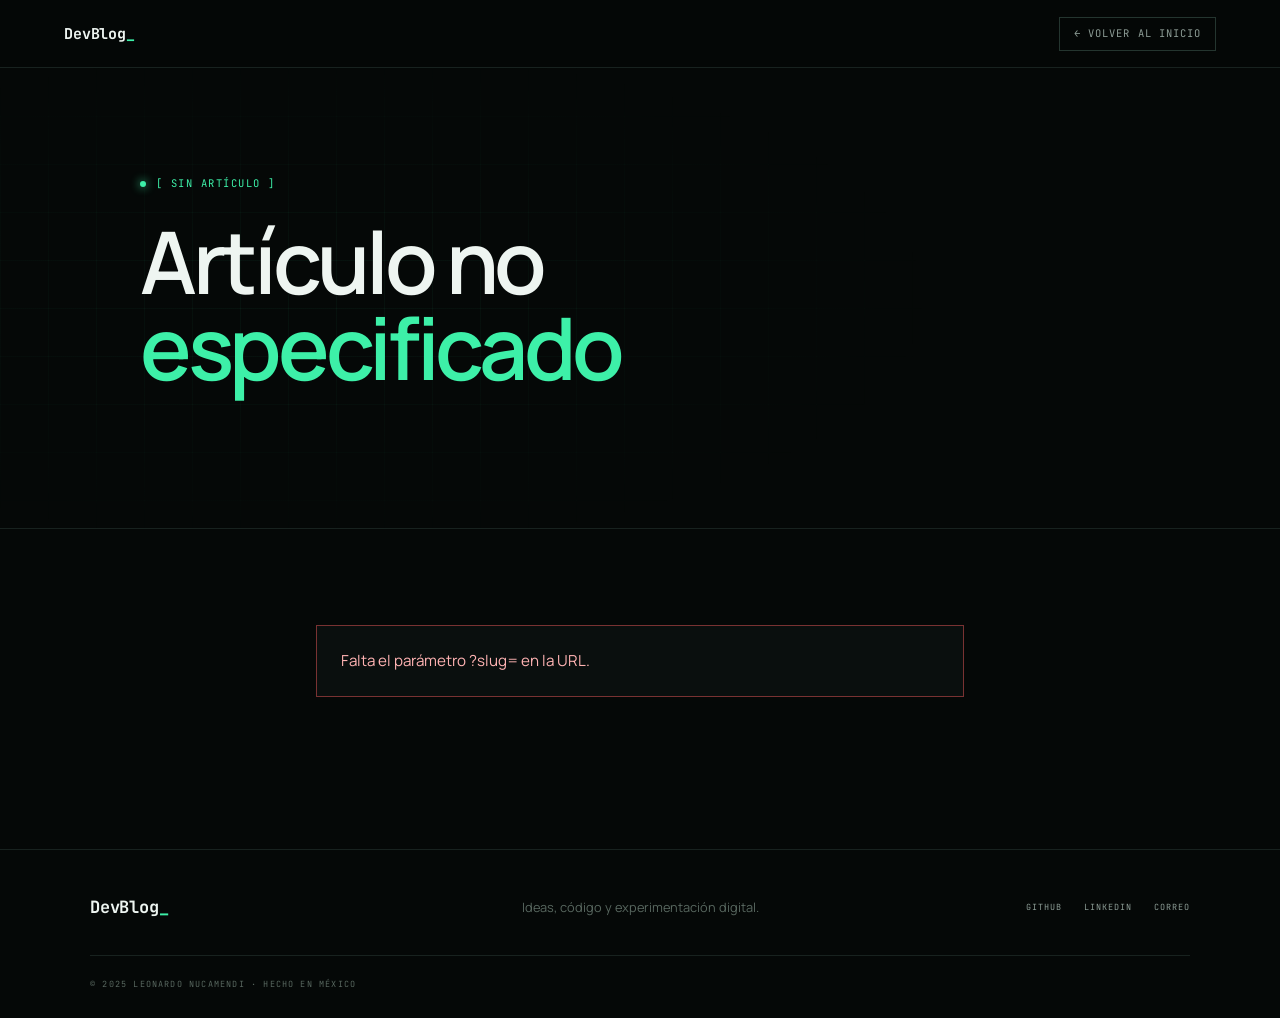
<file: dev-blog/articulo.html>
<!DOCTYPE html>
<html lang="es">
<head>
  <meta charset="UTF-8">
  <meta name="viewport" content="width=device-width, initial-scale=1">
  <title>Artículo — DevBlog_</title>
  <meta name="description" content="Artículo publicado desde la API del CMS de DevBlog_.">
  <meta name="theme-color" content="#050807">
  <link rel="icon" href="data:image/svg+xml,%3Csvg xmlns='http://www.w3.org/2000/svg' viewBox='0 0 32 32'%3E%3Crect width='32' height='32' fill='%23050807'/%3E%3Crect x='7' y='23' width='18' height='3' fill='%233df0a8'/%3E%3C/svg%3E">
  <link rel="preconnect" href="https://fonts.googleapis.com">
  <link rel="preconnect" href="https://fonts.gstatic.com" crossorigin>
  <link href="https://fonts.googleapis.com/css2?family=JetBrains+Mono:wght@400;500;700&family=Manrope:wght@400;500;600;700&display=swap" rel="stylesheet">
  <link rel="stylesheet" href="styles.css">
  <link rel="stylesheet" href="article.css">
  <script>document.documentElement.classList.add('js')</script>
</head>
<body>

  <header class="nav">
    <div class="nav__inner">
      <a class="logo" href="index.html" aria-label="DevBlog, volver al inicio">DevBlog<span>_</span></a>
      <a class="btn btn--ghost" href="index.html">← Volver al inicio</a>
    </div>
  </header>

  <main>
    <section class="article-hero">
      <div class="article-hero__inner intro">
        <p class="status" id="article-status" style="--i:0"><i></i>[ CARGANDO ]</p>
        <h1 id="article-title" style="--i:1">Cargando artículo…</h1>
        <p class="byline" id="article-byline" style="--i:2"></p>
      </div>
    </section>

    <section class="article-section" aria-labelledby="article-title">
      <div class="article-wrap">
        <div id="article-state" class="article-state" role="status">Cargando artículo…</div>
        <article id="article-body" class="md" hidden></article>
        <div id="article-tags" class="article-tags" aria-label="Etiquetas" hidden></div>
        <div id="article-actions" class="article-actions" hidden>
          <a class="btn btn--ghost" href="index.html#notas">← Volver a las notas</a>
          <a id="legacy-link" class="btn btn--ghost" hidden>Ver versión interactiva →</a>
        </div>
      </div>
    </section>
  </main>

  <footer class="site-footer">
    <div class="site-footer__inner">
      <div class="site-footer__row">
        <a class="logo" href="index.html">DevBlog<span>_</span></a>
        <p>Ideas, código y experimentación digital.</p>
        <nav class="site-footer__links" aria-label="Redes">
          <a href="https://github.com/Leonardo251207" target="_blank" rel="noopener noreferrer">GitHub</a>
          <a href="https://www.linkedin.com/in/leonardo-nucamendi-703b48441/" target="_blank" rel="noopener noreferrer">LinkedIn</a>
          <a href="mailto:" data-email-link>Correo</a>
        </nav>
      </div>
      <div class="footer-bar"><span>© 2025 Leonardo Nucamendi · Hecho en México</span></div>
    </div>
  </footer>

  <script src="api-config.js"></script>
  <script src="metrics.js"></script>
  <script src="api.js"></script>
  <script src="articulo.js"></script>
  <script src="script.js"></script>
</body>
</html>
</file>
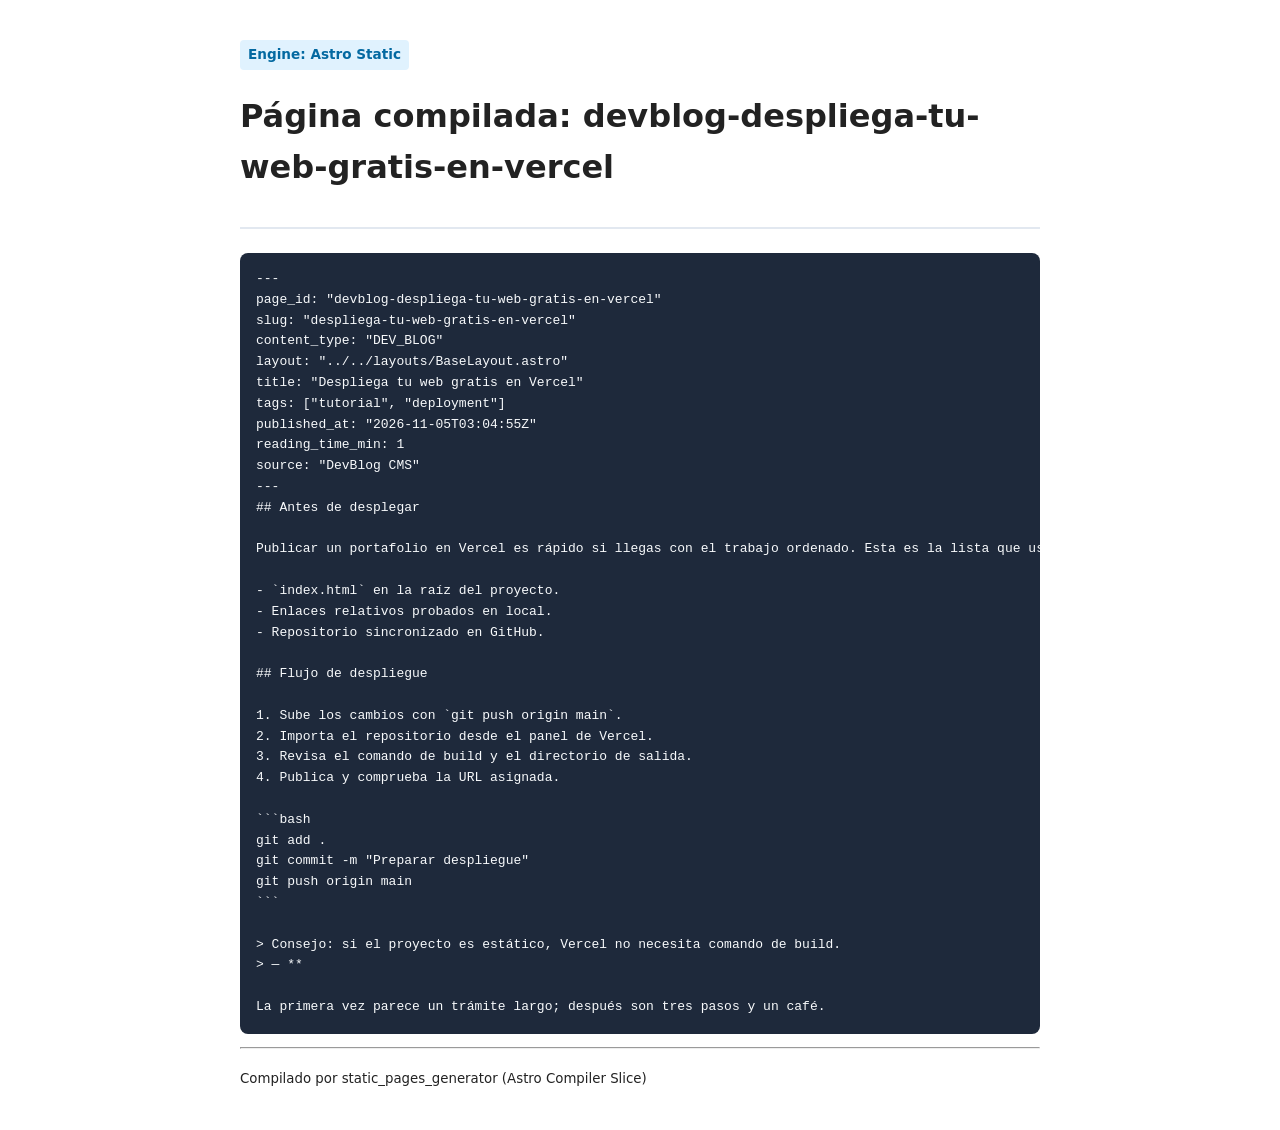
<file: dev-blog/generated/despliega-tu-web-gratis-en-vercel.html>
<!DOCTYPE html>
<html lang="es">
<head>
    <meta charset="UTF-8">
    <meta name="viewport" content="width=device-width, initial-scale=1.0">
    <title>Astro Page - devblog-despliega-tu-web-gratis-en-vercel</title>
    <style>
        body { font-family: system-ui, -apple-system, sans-serif; line-height: 1.6; max-width: 800px; margin: 40px auto; padding: 0 20px; color: #222; }
        header { border-bottom: 2px solid #e2e8f0; padding-bottom: 12px; margin-bottom: 24px; }
        pre { background: #1e293b; color: #f8fafc; padding: 16px; border-radius: 8px; overflow-x: auto; }
        blockquote { border-left: 4px solid #3b82f6; margin: 0; padding-left: 16px; color: #475569; font-style: italic; }
        .badge { display: inline-block; background: #e0f2fe; color: #0369a1; padding: 4px 8px; border-radius: 4px; font-size: 0.85rem; font-weight: 600; }
    </style>
</head>
<body>
    <header>
        <span class="badge">Engine: Astro Static</span>
        <h1>Página compilada: devblog-despliega-tu-web-gratis-en-vercel</h1>
    </header>
    <main>
        <pre>---
page_id: "devblog-despliega-tu-web-gratis-en-vercel"
slug: "despliega-tu-web-gratis-en-vercel"
content_type: "DEV_BLOG"
layout: "../../layouts/BaseLayout.astro"
title: "Despliega tu web gratis en Vercel"
tags: ["tutorial", "deployment"]
published_at: "2026-11-05T03:04:55Z"
reading_time_min: 1
source: "DevBlog CMS"
---
## Antes de desplegar

Publicar un portafolio en Vercel es rápido si llegas con el trabajo ordenado. Esta es la lista que uso antes de cada despliegue.

- `index.html` en la raíz del proyecto.
- Enlaces relativos probados en local.
- Repositorio sincronizado en GitHub.

## Flujo de despliegue

1. Sube los cambios con `git push origin main`.
2. Importa el repositorio desde el panel de Vercel.
3. Revisa el comando de build y el directorio de salida.
4. Publica y comprueba la URL asignada.

```bash
git add .
git commit -m "Preparar despliegue"
git push origin main
```

> Consejo: si el proyecto es estático, Vercel no necesita comando de build.
> — **

La primera vez parece un trámite largo; después son tres pasos y un café.
</pre>
    </main>
    <footer>
        <hr/>
        <p><small>Compilado por static_pages_generator (Astro Compiler Slice)</small></p>
    </footer>
</body>
</html>
</file>
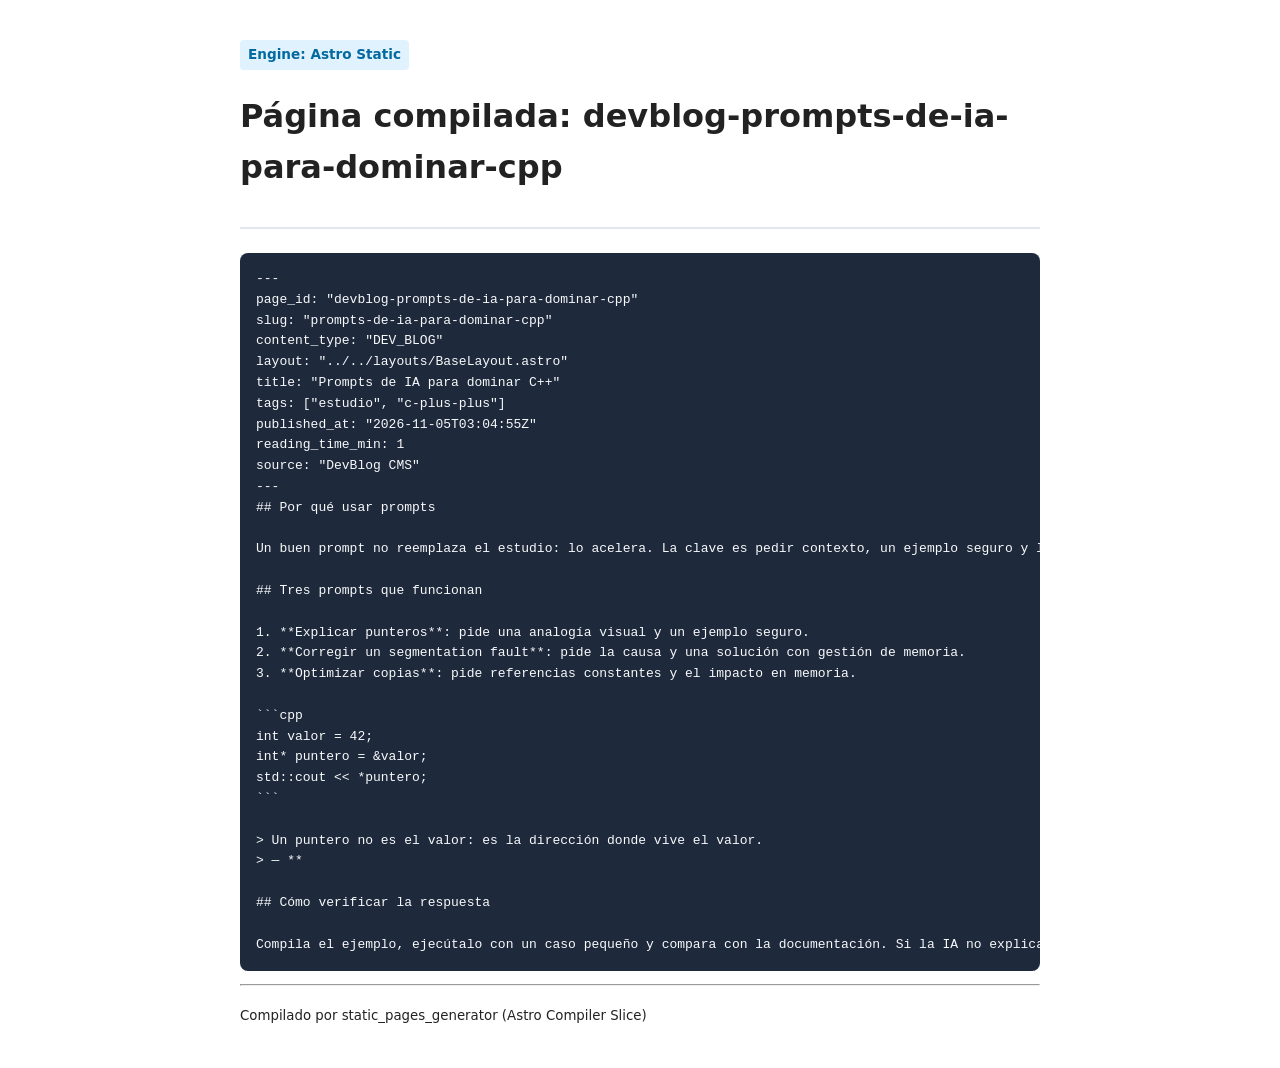
<file: dev-blog/generated/prompts-de-ia-para-dominar-cpp.html>
<!DOCTYPE html>
<html lang="es">
<head>
    <meta charset="UTF-8">
    <meta name="viewport" content="width=device-width, initial-scale=1.0">
    <title>Astro Page - devblog-prompts-de-ia-para-dominar-cpp</title>
    <style>
        body { font-family: system-ui, -apple-system, sans-serif; line-height: 1.6; max-width: 800px; margin: 40px auto; padding: 0 20px; color: #222; }
        header { border-bottom: 2px solid #e2e8f0; padding-bottom: 12px; margin-bottom: 24px; }
        pre { background: #1e293b; color: #f8fafc; padding: 16px; border-radius: 8px; overflow-x: auto; }
        blockquote { border-left: 4px solid #3b82f6; margin: 0; padding-left: 16px; color: #475569; font-style: italic; }
        .badge { display: inline-block; background: #e0f2fe; color: #0369a1; padding: 4px 8px; border-radius: 4px; font-size: 0.85rem; font-weight: 600; }
    </style>
</head>
<body>
    <header>
        <span class="badge">Engine: Astro Static</span>
        <h1>Página compilada: devblog-prompts-de-ia-para-dominar-cpp</h1>
    </header>
    <main>
        <pre>---
page_id: "devblog-prompts-de-ia-para-dominar-cpp"
slug: "prompts-de-ia-para-dominar-cpp"
content_type: "DEV_BLOG"
layout: "../../layouts/BaseLayout.astro"
title: "Prompts de IA para dominar C++"
tags: ["estudio", "c-plus-plus"]
published_at: "2026-11-05T03:04:55Z"
reading_time_min: 1
source: "DevBlog CMS"
---
## Por qué usar prompts

Un buen prompt no reemplaza el estudio: lo acelera. La clave es pedir contexto, un ejemplo seguro y los errores típicos.

## Tres prompts que funcionan

1. **Explicar punteros**: pide una analogía visual y un ejemplo seguro.
2. **Corregir un segmentation fault**: pide la causa y una solución con gestión de memoria.
3. **Optimizar copias**: pide referencias constantes y el impacto en memoria.

```cpp
int valor = 42;
int* puntero = &valor;
std::cout << *puntero;
```

> Un puntero no es el valor: es la dirección donde vive el valor.
> — **

## Cómo verificar la respuesta

Compila el ejemplo, ejecútalo con un caso pequeño y compara con la documentación. Si la IA no explica por qué funciona, todavía no terminaste.
</pre>
    </main>
    <footer>
        <hr/>
        <p><small>Compilado por static_pages_generator (Astro Compiler Slice)</small></p>
    </footer>
</body>
</html>
</file>
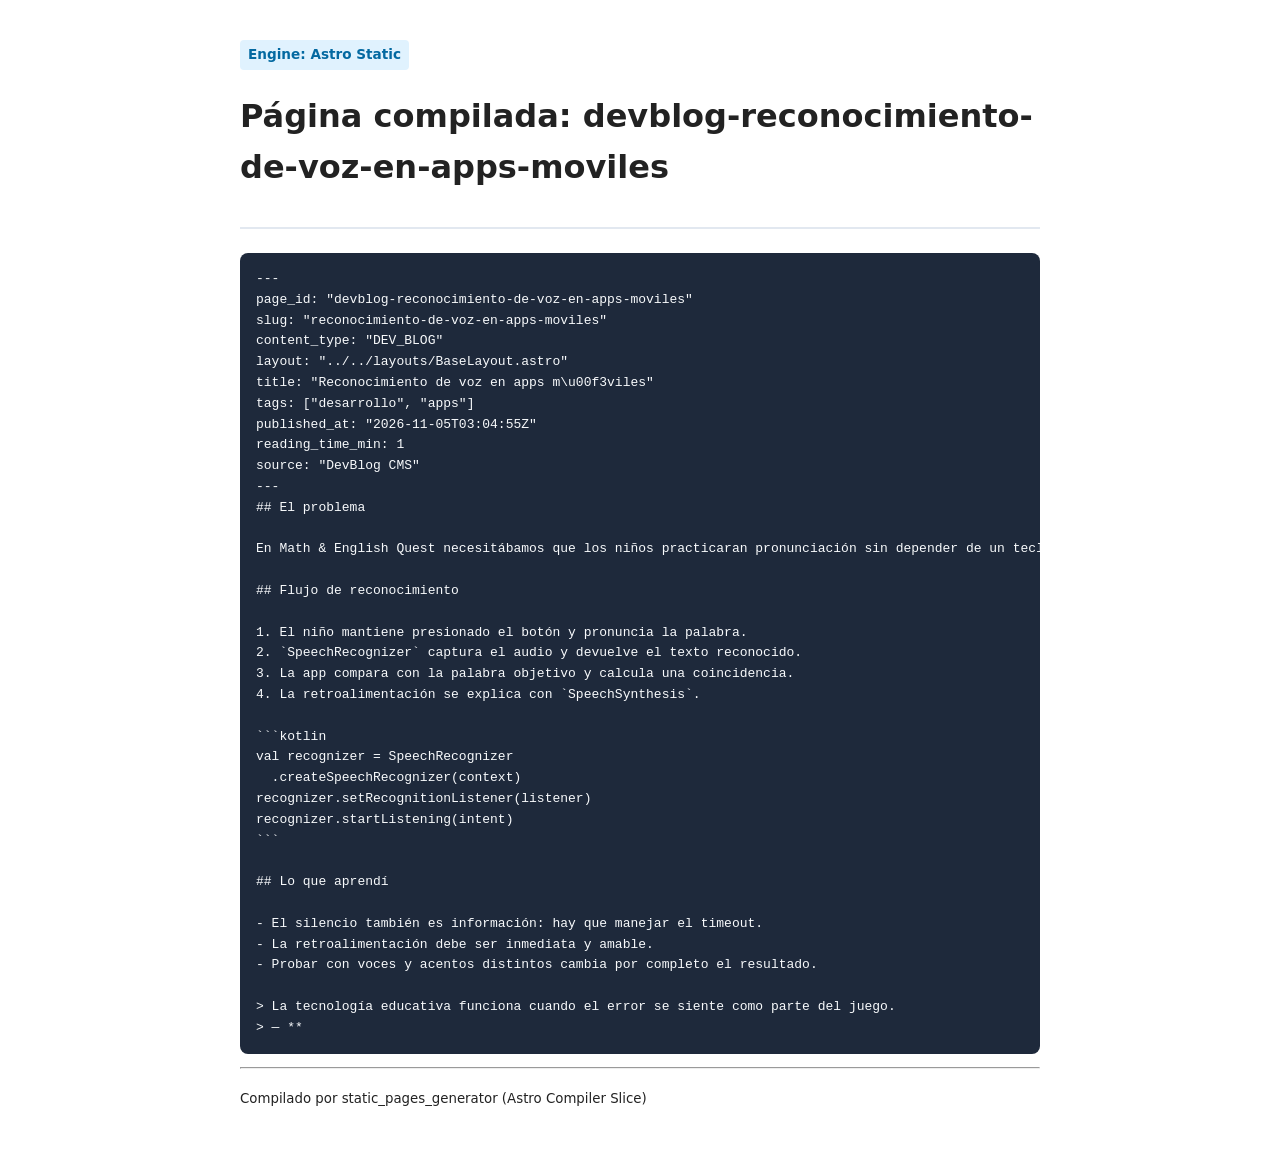
<file: dev-blog/generated/reconocimiento-de-voz-en-apps-moviles.html>
<!DOCTYPE html>
<html lang="es">
<head>
    <meta charset="UTF-8">
    <meta name="viewport" content="width=device-width, initial-scale=1.0">
    <title>Astro Page - devblog-reconocimiento-de-voz-en-apps-moviles</title>
    <style>
        body { font-family: system-ui, -apple-system, sans-serif; line-height: 1.6; max-width: 800px; margin: 40px auto; padding: 0 20px; color: #222; }
        header { border-bottom: 2px solid #e2e8f0; padding-bottom: 12px; margin-bottom: 24px; }
        pre { background: #1e293b; color: #f8fafc; padding: 16px; border-radius: 8px; overflow-x: auto; }
        blockquote { border-left: 4px solid #3b82f6; margin: 0; padding-left: 16px; color: #475569; font-style: italic; }
        .badge { display: inline-block; background: #e0f2fe; color: #0369a1; padding: 4px 8px; border-radius: 4px; font-size: 0.85rem; font-weight: 600; }
    </style>
</head>
<body>
    <header>
        <span class="badge">Engine: Astro Static</span>
        <h1>Página compilada: devblog-reconocimiento-de-voz-en-apps-moviles</h1>
    </header>
    <main>
        <pre>---
page_id: "devblog-reconocimiento-de-voz-en-apps-moviles"
slug: "reconocimiento-de-voz-en-apps-moviles"
content_type: "DEV_BLOG"
layout: "../../layouts/BaseLayout.astro"
title: "Reconocimiento de voz en apps m\u00f3viles"
tags: ["desarrollo", "apps"]
published_at: "2026-11-05T03:04:55Z"
reading_time_min: 1
source: "DevBlog CMS"
---
## El problema

En Math & English Quest necesitábamos que los niños practicaran pronunciación sin depender de un teclado. La app debía escuchar, comparar y responder con voz.

## Flujo de reconocimiento

1. El niño mantiene presionado el botón y pronuncia la palabra.
2. `SpeechRecognizer` captura el audio y devuelve el texto reconocido.
3. La app compara con la palabra objetivo y calcula una coincidencia.
4. La retroalimentación se explica con `SpeechSynthesis`.

```kotlin
val recognizer = SpeechRecognizer
  .createSpeechRecognizer(context)
recognizer.setRecognitionListener(listener)
recognizer.startListening(intent)
```

## Lo que aprendí

- El silencio también es información: hay que manejar el timeout.
- La retroalimentación debe ser inmediata y amable.
- Probar con voces y acentos distintos cambia por completo el resultado.

> La tecnología educativa funciona cuando el error se siente como parte del juego.
> — **
</pre>
    </main>
    <footer>
        <hr/>
        <p><small>Compilado por static_pages_generator (Astro Compiler Slice)</small></p>
    </footer>
</body>
</html>
</file>
<file: dev-blog/styles.css>
/* ==========================================================
   DevBlog_ — Leonardo Nucamendi Ruiz
   Estilos globales · estética retro-tech / consola
   ========================================================== */

@property --pos {
  syntax: "<percentage>";
  inherits: true;
  initial-value: 50%;
}

:root {
  --bg: #050807;
  --bg-soft: #0a0f0e;
  --panel: #0b1110;
  --line: #18221f;
  --line-2: #24352f;
  --text: #eef5f1;
  --muted: #8c9c95;
  --dim: #58675f;

  --green: #3df0a8;
  --cyan: #3de4ff;
  --red: #ff5d5d;
  --purple: #b48cff;
  --orange: #ffb066;
  --blue: #5b8cff;
  --yellow: #ffd23f;

  --sans: "Manrope", system-ui, -apple-system, "Segoe UI", sans-serif;
  --mono: "JetBrains Mono", ui-monospace, "SFMono-Regular", Consolas, monospace;

  --gutter: clamp(20px, 6vw, 86px);
  --max: 1240px;
  --nav-h: 68px;
}

*,
*::before,
*::after { box-sizing: border-box; margin: 0; padding: 0; }

html { scroll-behavior: smooth; scroll-padding-top: calc(var(--nav-h) + 12px); }

body {
  background: var(--bg);
  color: var(--text);
  font-family: var(--sans);
  line-height: 1.6;
  -webkit-font-smoothing: antialiased;
  overflow-x: hidden;
}

a { color: inherit; text-decoration: none; }
button { font: inherit; color: inherit; background: none; border: 0; cursor: pointer; }
img, svg { display: block; max-width: 100%; }
[hidden] { display: none !important; }

:focus-visible { outline: 2px solid var(--green); outline-offset: 3px; }

.wrap { width: min(var(--max), 100% - 2 * var(--gutter)); margin-inline: auto; }

.acc-green { color: var(--green); }
.acc-cyan { color: var(--cyan); }

.mono-label {
  font-family: var(--mono);
  font-size: 11px;
  letter-spacing: 0.14em;
  text-transform: uppercase;
  color: var(--dim);
}

/* ---------- Navegación ---------- */
.nav {
  position: sticky;
  top: 0;
  z-index: 50;
  height: var(--nav-h);
  background: rgba(5, 8, 7, 0.82);
  backdrop-filter: blur(10px);
  -webkit-backdrop-filter: blur(10px);
  border-bottom: 1px solid var(--line);
}

.nav__inner {
  height: 100%;
  width: min(1400px, 100% - 2 * clamp(20px, 6vw, 64px));
  margin-inline: auto;
  display: flex;
  align-items: center;
  justify-content: space-between;
  gap: 24px;
}

.logo { font-family: var(--mono); font-weight: 700; font-size: 15px; letter-spacing: -0.01em; }
.logo span { color: var(--green); animation: blink 1.1s steps(2, start) infinite; }

.nav__links { display: flex; gap: clamp(20px, 3.2vw, 48px); list-style: none; }
.nav__links a {
  font-family: var(--mono);
  font-size: 11px;
  letter-spacing: 0.12em;
  text-transform: uppercase;
  color: var(--muted);
  padding: 6px 0;
  border-bottom: 1px solid transparent;
  transition: color 0.2s, border-color 0.2s;
}
.nav__links a:hover,
.nav__links a.is-active { color: var(--green); border-color: var(--green-dim, #1f7a56); }

.nav__status {
  display: inline-flex;
  align-items: center;
  gap: 8px;
  font-family: var(--mono);
  font-size: 10.5px;
  letter-spacing: 0.1em;
  text-transform: uppercase;
  color: var(--text);
}
.nav__status i {
  width: 6px; height: 6px; border-radius: 50%;
  background: var(--green);
  box-shadow: 0 0 10px var(--green);
  animation: pulse 2s ease-in-out infinite;
}

.nav__toggle { display: none; width: 40px; height: 40px; border: 1px solid var(--line-2); position: relative; }
.nav__toggle span,
.nav__toggle span::before {
  position: absolute; left: 11px; width: 16px; height: 1.5px; background: var(--text);
  transition: transform 0.25s;
}
.nav__toggle span { top: 19px; }
.nav__toggle span::before { content: ""; left: 0; top: -6px; }
.nav.is-open .nav__toggle span { transform: rotate(45deg); }
.nav.is-open .nav__toggle span::before { transform: translateY(6px) rotate(-90deg); }

/* ---------- Botones ---------- */
.btn {
  display: inline-flex;
  align-items: center;
  justify-content: center;
  gap: 12px;
  font-family: var(--mono);
  font-size: 12px;
  letter-spacing: 0.04em;
  min-height: 44px;
  padding: 0 22px;
  transition: transform 0.2s, background 0.2s, box-shadow 0.2s, border-color 0.2s, color 0.2s;
}
.btn--solid { background: var(--green); color: #04110b; font-weight: 600; }
.btn--solid:hover { box-shadow: 0 0 28px rgba(61, 240, 168, 0.35); transform: translateY(-1px); }
.btn--solid .arrow { transition: transform 0.2s; }
.btn--solid:hover .arrow { transform: translateX(4px); }
.btn--ghost {
  border: 1px solid var(--line-2);
  color: var(--muted);
  font-size: 10.5px;
  letter-spacing: 0.1em;
  text-transform: uppercase;
  min-height: 34px;
  padding: 0 14px;
}
.btn--ghost:hover { border-color: var(--green); color: var(--green); }

/* ---------- Hero ---------- */
.hero { position: relative; isolation: isolate; border-bottom: 1px solid var(--line); }
.hero::before,
.article-hero::before {
  content: "";
  position: absolute;
  inset: 0;
  z-index: -1;
  background-image:
    linear-gradient(rgba(61, 240, 168, 0.045) 1px, transparent 1px),
    linear-gradient(90deg, rgba(61, 240, 168, 0.045) 1px, transparent 1px);
  background-size: 48px 48px;
  -webkit-mask-image: radial-gradient(ellipse 80% 70% at 35% 45%, #000 20%, transparent 75%);
  mask-image: radial-gradient(ellipse 80% 70% at 35% 45%, #000 20%, transparent 75%);
}
.hero::after {
  content: "";
  position: absolute;
  z-index: -1;
  width: 60vw; height: 60vw; max-width: 760px; max-height: 760px;
  left: -10%; top: 5%;
  background: radial-gradient(circle, rgba(61, 240, 168, 0.07), transparent 65%);
  pointer-events: none;
}

.hero__grid {
  min-height: min(calc(100vh - var(--nav-h)), 760px);
  display: grid;
  grid-template-columns: minmax(0, 1.35fr) minmax(0, 0.8fr);
  align-items: center;
  gap: clamp(32px, 6vw, 96px);
  padding-block: clamp(56px, 9vw, 110px);
}

.eyebrow {
  display: flex; align-items: center; gap: 12px;
  font-family: var(--mono); font-size: 11px; letter-spacing: 0.14em; text-transform: uppercase;
  color: var(--muted);
  margin-bottom: 26px;
}
.eyebrow b { color: var(--green); font-weight: 500; }
.eyebrow::after { content: ""; width: 42px; height: 1px; background: var(--line-2); }

.hero h1 {
  font-size: clamp(3rem, 8.4vw, 6.4rem);
  font-weight: 700;
  line-height: 0.96;
  letter-spacing: -0.045em;
}
.hero h1 span { display: block; color: var(--green); }

.hero__role {
  margin-top: 34px;
  font-size: clamp(0.85rem, 1.5vw, 0.98rem);
  font-weight: 600;
  letter-spacing: -0.005em;
}
.hero__role em { font-style: normal; color: var(--green); }
.hero__tagline { margin-top: 12px; font-size: clamp(1rem, 1.8vw, 1.15rem); color: var(--muted); max-width: 34em; }

.hero__cta { margin-top: 38px; display: flex; align-items: center; flex-wrap: wrap; gap: 22px 26px; }
.hero__cta small { font-family: var(--mono); font-size: 10.5px; letter-spacing: 0.14em; text-transform: uppercase; color: var(--dim); }

/* Marco de perfil */
.frame {
  position: relative;
  justify-self: end;
  width: min(100%, 300px);
  padding: 10px;
  border: 1px solid var(--line-2);
}
.frame::before,
.frame::after {
  content: "+";
  position: absolute;
  font-family: var(--mono);
  font-size: 12px;
  line-height: 1;
  color: var(--green);
}
.frame::before { top: -7px; left: -4px; }
.frame::after { bottom: -7px; right: -4px; }

.frame__screen {
  position: relative;
  aspect-ratio: 4 / 5;
  overflow: hidden;
  background:
    linear-gradient(rgba(61, 240, 168, 0.06) 1px, transparent 1px) 0 0 / 22px 22px,
    linear-gradient(90deg, rgba(61, 240, 168, 0.06) 1px, transparent 1px) 0 0 / 22px 22px,
    linear-gradient(180deg, #0d1a15, #0a1210);
  border: 1px solid var(--line);
}
.frame__screen img { width: 100%; height: 100%; object-fit: cover; }
.silhouette { position: absolute; inset: 0; }
.silhouette::before { /* cabeza */
  content: "";
  position: absolute;
  left: 50%; top: 22%;
  width: 34%; height: 24%;
  transform: translateX(-50%);
  border-radius: 48% 48% 46% 46% / 55% 55% 45% 45%;
  background: linear-gradient(180deg, #7e8f87, #55655d);
}
.silhouette::after { /* hombros */
  content: "";
  position: absolute;
  left: 50%; top: 56%;
  width: 62%; height: 60%;
  transform: translateX(-50%);
  border-radius: 50% 50% 0 0;
  background: linear-gradient(180deg, #6b7b73, #3f4d46);
}
.scan {
  position: absolute; left: 0; right: 0; top: 0; height: 1px;
  background: var(--green);
  box-shadow: 0 0 14px 2px rgba(61, 240, 168, 0.5);
  opacity: 0.55;
  animation: scan 5.5s linear infinite;
}
.frame__tag {
  position: absolute; left: 12px; bottom: 12px;
  font-family: var(--mono); font-size: 9px; letter-spacing: 0.14em; color: var(--green);
}

/* ---------- Secciones ---------- */
.section { padding-block: clamp(64px, 9vw, 112px); border-bottom: 1px solid var(--line); }

.section-head {
  display: grid;
  grid-template-columns: minmax(170px, 302px) minmax(0, 1fr);
  align-items: center;
  gap: 16px 24px;
  margin-bottom: clamp(32px, 5vw, 52px);
}
.section-head .mono-label b { color: var(--green); font-weight: 500; margin-right: 10px; }
.title {
  font-size: clamp(2rem, 4.4vw, 3.2rem);
  font-weight: 600;
  line-height: 1.05;
  letter-spacing: -0.04em;
}

/* Tecnologías */
.tech {
  display: grid;
  grid-template-columns: repeat(6, 1fr);
  border: 1px solid var(--line);
  background: var(--bg-soft);
  list-style: none;
}
.tech li {
  display: flex; flex-direction: column; align-items: center; gap: 14px;
  padding: 38px 8px 34px;
  border-right: 1px solid var(--line);
  font-family: var(--mono); font-size: 11px; color: var(--muted);
  transition: background 0.25s;
}
.tech li:last-child { border-right: 0; }
.tech li:hover { background: rgba(61, 240, 168, 0.04); }
.tech__icon {
  --c: var(--green);
  width: 34px; height: 34px;
  display: grid; place-items: center;
  border: 1px solid var(--c);
  color: var(--c);
  font-weight: 700; font-size: 11px;
  transition: transform 0.25s, box-shadow 0.25s;
}
.tech li:hover .tech__icon { transform: translateY(-3px); box-shadow: 0 0 18px -2px var(--c); }

/* Tarjetas de proyectos / notas / certificaciones */
.grid-3 { display: grid; grid-template-columns: repeat(3, minmax(0, 1fr)); gap: 14px; }

.card {
  display: flex; flex-direction: column;
  border: 1px solid var(--line);
  background: var(--bg-soft);
  padding: 8px;
  transition: border-color 0.25s, transform 0.25s;
}
a.card:hover { border-color: var(--line-2); transform: translateY(-3px); }
a.card:hover .art { border-color: rgba(61, 240, 168, 0.35); }

.art {
  position: relative;
  aspect-ratio: 16 / 9.6;
  overflow: hidden;
  border: 1px solid var(--line);
  background: #08100d;
  transition: border-color 0.25s;
}
.art svg { position: absolute; inset: 0; width: 100%; height: 100%; }
.art rect, .art line, .art circle, .art path { fill: none; stroke: var(--line-2); vector-effect: non-scaling-stroke; }
.art .hl { stroke: var(--green); }
.art .fill-blue { fill: var(--blue); stroke: none; }
.art .blue { stroke: var(--blue); }
.art .purple { stroke: var(--purple); }
.art .dim { stroke: #3a4a44; stroke-width: 2; }
.art .bar { stroke: var(--green); stroke-width: 3; opacity: 0.85; }
.art text { fill: var(--green); font-family: var(--mono); }
.art--dots {
  background-image: radial-gradient(rgba(130, 160, 148, 0.22) 1px, transparent 1.4px);
  background-size: 14px 14px;
  background-color: #08100d;
}
.art--glow-green::after,
.art--glow-purple::after {
  content: ""; position: absolute; inset: 0; pointer-events: none;
}
.art--glow-green::after { background: radial-gradient(ellipse 70% 55% at 30% 100%, rgba(61, 240, 168, 0.16), transparent 70%); }
.art--glow-purple::after { background: radial-gradient(circle at 50% 45%, rgba(150, 110, 255, 0.2), transparent 60%); }

.card__body { padding: 22px 16px 14px; display: flex; flex-direction: column; flex: 1; }
.badge {
  align-self: flex-start;
  font-family: var(--mono); font-size: 9.5px; letter-spacing: 0.06em;
  color: var(--green);
  border: 1px solid var(--green-dim, #1f7a56);
  background: rgba(61, 240, 168, 0.06);
  padding: 2px 8px;
  margin-bottom: 14px;
}
.card h3 { font-size: 1.15rem; font-weight: 600; letter-spacing: -0.025em; line-height: 1.25; }
.card p { margin-top: 10px; font-size: 0.86rem; line-height: 1.55; color: var(--muted); }
.card__link {
  margin-top: auto; padding-top: 26px;
  font-family: var(--mono); font-size: 10px; letter-spacing: 0.14em; text-transform: uppercase;
  color: var(--muted);
  transition: color 0.2s;
}
a.card:hover .card__link { color: var(--green); }

/* Mini animaciones de las ilustraciones */
.calc-display { animation: flicker 4s steps(1) infinite; }
.sparkle { animation: twinkle 2.4s ease-in-out infinite; transform-box: fill-box; transform-origin: center; }
.sparkle--2 { animation-delay: 1.1s; }
.orb { animation: float 5s ease-in-out infinite; }

/* Certificaciones */
.cert__art { --c: var(--green); }
.cert__tag {
  position: absolute; left: 10px; top: 8px;
  font-family: var(--mono); font-size: 8.5px; letter-spacing: 0.1em; color: var(--c);
}
.cert__check {
  position: absolute; left: 12%; top: 50%; transform: translateY(-50%);
  width: 30px; height: 30px; border-radius: 50%;
  display: grid; place-items: center;
  border: 1.5px solid var(--c); color: var(--c); font-size: 13px;
  box-shadow: 0 0 16px -4px var(--c);
}
.cert__bar {
  position: absolute; left: 30%; right: 8%; top: 50%;
  height: 1px; background: linear-gradient(90deg, var(--c), transparent);
  opacity: 0.9;
}
.cert__arc {
  position: absolute; right: -40px; top: -48px; width: 110px; height: 110px;
  border: 1px solid var(--line-2); border-radius: 50%;
}
.cert__issuer {
  font-family: var(--mono); font-size: 9px; letter-spacing: 0.14em; text-transform: uppercase;
  color: var(--dim); margin-bottom: 10px;
}
.cert .card__body { padding-top: 18px; }
.cert h3 { font-size: 1rem; }

/* Notas */
.note .art { aspect-ratio: 16 / 9.4; }
.note__meta { display: flex; justify-content: space-between; align-items: baseline; margin-bottom: 14px; }
.note__tag { font-family: var(--mono); font-size: 9.5px; letter-spacing: 0.14em; color: var(--green); }
.note__time { font-family: var(--mono); font-size: 9.5px; letter-spacing: 0.1em; color: var(--dim); }
.note h3 { font-size: 1.2rem; }
.note .card__link { display: inline-flex; gap: 10px; align-items: center; }
.note .card__link span { display: inline-block; transition: transform 0.2s; font-size: 14px; letter-spacing: 0; }
a.note:hover .card__link span { transform: translateX(5px); }

/* Contacto */
.contact { border-bottom: 0; padding-bottom: 40px; }
.contact__kicker { margin-bottom: 22px; }
.contact h2 {
  font-size: clamp(2.2rem, 6vw, 4.2rem);
  font-weight: 600; letter-spacing: -0.045em; line-height: 1.05;
}
.contact h2 span { color: var(--green); }
.contact__links {
  margin-top: clamp(36px, 6vw, 56px);
  display: grid; grid-template-columns: repeat(3, 1fr);
  border: 1px solid var(--line);
}
.contact__links a {
  display: flex; align-items: center; justify-content: center; gap: 12px;
  min-height: 70px;
  border-right: 1px solid var(--line);
  font-family: var(--mono); font-size: 11px; letter-spacing: 0.12em; text-transform: uppercase;
  color: var(--text);
  transition: background 0.25s, color 0.25s;
}
.contact__links a:last-child { border-right: 0; }
.contact__links a:hover { background: rgba(61, 240, 168, 0.06); color: var(--green); }
.contact__links svg { width: 15px; height: 15px; fill: currentColor; opacity: 0.8; }
.contact__message {
  max-width: 58ch;
  margin-top: 22px;
  font-size: 0.95rem;
  line-height: 1.7;
  color: var(--muted);
}

/* Publicidad editable desde el CMS */
.ad-section {
  padding-block: clamp(36px, 5vw, 64px);
}
.ad {
  --ad-bg: var(--bg-soft);
  --ad-text: var(--text);
  --ad-accent: var(--green);
  position: relative;
  display: grid;
  gap: clamp(18px, 3vw, 34px);
  align-items: center;
  padding: clamp(22px, 4vw, 40px);
  border: 1px solid var(--line-2);
  background:
    radial-gradient(ellipse 80% 120% at 100% 0%, rgba(61, 240, 168, 0.09), transparent 62%),
    var(--ad-bg);
  color: var(--ad-text);
  overflow: hidden;
}
.ad::after {
  content: "";
  position: absolute;
  inset: 0;
  border: 1px solid var(--ad-accent);
  opacity: 0.18;
  pointer-events: none;
}
.ad__media {
  position: relative;
  overflow: hidden;
  border: 1px solid var(--line-2);
  background: #070d0b;
  aspect-ratio: 16 / 9;
}
.ad__media img {
  width: 100%;
  height: 100%;
  object-fit: cover;
  display: block;
}
.ad__body { min-width: 0; }
.ad__subtitle {
  font-family: var(--mono);
  font-size: 10px;
  letter-spacing: 0.14em;
  text-transform: uppercase;
  color: var(--ad-accent);
  margin-bottom: 12px;
}
.ad__title {
  font-size: clamp(1.5rem, 3.6vw, 2.4rem);
  font-weight: 600;
  line-height: 1.08;
  letter-spacing: -0.035em;
}
.ad__text {
  margin-top: 12px;
  max-width: 58ch;
  font-size: 0.92rem;
  line-height: 1.65;
  color: var(--ad-text);
  opacity: 0.78;
}
.ad__cta {
  margin-top: 22px;
  background: var(--ad-accent);
  color: #04110b;
  border-color: var(--ad-accent);
}
.ad__cta:hover { box-shadow: 0 0 28px -6px var(--ad-accent); }
.ad__cta[hidden] { display: none; }

.ad--banner { grid-template-columns: minmax(0, 1fr); }
.ad--banner .ad__media { display: none; }
.ad--banner.ad--con-media { grid-template-columns: minmax(0, 0.8fr) minmax(0, 1.2fr); }
.ad--banner.ad--con-media .ad__media { display: block; }
.ad--split { grid-template-columns: minmax(0, 1fr); }
.ad--split.ad--con-media { grid-template-columns: minmax(0, 1fr) minmax(0, 1fr); }
.ad--split .ad__media { order: -1; }
.ad--tarjeta {
  max-width: 760px;
  margin-inline: auto;
  text-align: center;
}
.ad--tarjeta .ad__media { max-width: 420px; margin-inline: auto; width: 100%; }
.ad--tarjeta .ad__text { margin-inline: auto; }
.ad--tarjeta .ad__cta { display: inline-flex; }

@media (max-width: 860px) {
  .ad--banner,
  .ad--banner.ad--con-media,
  .ad--split,
  .ad--split.ad--con-media { grid-template-columns: 1fr; }
  .ad--split .ad__media { order: 0; }
}

.footer-bar {
  margin-top: 46px; padding-top: 22px;
  border-top: 1px solid var(--line);
  display: flex; justify-content: space-between; gap: 16px; flex-wrap: wrap;
  font-family: var(--mono); font-size: 9.5px; letter-spacing: 0.14em; text-transform: uppercase; color: var(--dim);
}
.footer-bar a:hover { color: var(--green); }

/* ==========================================================
   ARTÍCULOS
   ========================================================== */
.article-hero { position: relative; isolation: isolate; border-bottom: 1px solid var(--line); }
.article-hero::before {
  -webkit-mask-image: radial-gradient(ellipse 70% 80% at 25% 50%, #000 10%, transparent 70%);
  mask-image: radial-gradient(ellipse 70% 80% at 25% 50%, #000 10%, transparent 70%);
}
.article-hero__inner {
  width: min(1000px, 100% - 2 * var(--gutter));
  margin-inline: auto;
  min-height: min(70vh, 460px);
  display: flex; flex-direction: column; justify-content: center;
  padding-block: clamp(56px, 9vw, 96px);
}
.status {
  display: inline-flex; align-items: center; gap: 10px; align-self: flex-start;
  font-family: var(--mono); font-size: 10.5px; letter-spacing: 0.14em; text-transform: uppercase;
  color: var(--green);
  margin-bottom: 26px;
}
.status i { width: 6px; height: 6px; border-radius: 50%; background: currentColor; box-shadow: 0 0 10px currentColor; animation: pulse 2s ease-in-out infinite; }
.article-hero h1 {
  font-size: clamp(2.6rem, 7.2vw, 5.4rem);
  font-weight: 600; line-height: 1; letter-spacing: -0.05em;
}
.article-hero h1 span { display: block; color: var(--green); }
.theme-cyan .article-hero h1 span,
.theme-cyan .status { color: var(--cyan); }
.byline { margin-top: 30px; font-family: var(--mono); font-size: 11px; letter-spacing: 0.04em; color: var(--muted); }
.byline b { color: var(--green); margin-inline: 8px; }

.article-section { padding-block: clamp(48px, 8vw, 96px); }
.article-wrap { width: min(1000px, 100% - 2 * var(--gutter)); margin-inline: auto; }
.article-wrap--wide { width: min(1100px, 100% - 2 * var(--gutter)); }

.kicker { display: flex; align-items: center; gap: 12px; margin-bottom: 26px; }
.kicker b { color: var(--green); font-weight: 500; }
.kicker::after { content: ""; width: 48px; height: 1px; background: var(--line-2); }
.theme-cyan .kicker b { color: var(--cyan); }

/* --- Terminal (simulador de prompts) --- */
.term { border: 1px solid var(--line-2); background: var(--bg-soft); }
.term__bar {
  display: grid; grid-template-columns: 1fr auto 1fr; align-items: center;
  padding: 0 14px; min-height: 36px;
  border-bottom: 1px solid var(--line);
  font-family: var(--mono); font-size: 10px;
}
.term__ctl { color: var(--green); letter-spacing: 0.08em; display: flex; gap: 8px; }
.term__title { color: var(--text); opacity: 0.85; text-align: center; }
.term__live { justify-self: end; color: var(--dim); letter-spacing: 0.12em; }

.tabs { display: grid; grid-auto-flow: column; grid-auto-columns: 1fr; border-bottom: 1px solid var(--line); }
.tab {
  position: relative;
  min-height: 46px; padding: 0 10px;
  font-family: var(--mono); font-size: 10.5px; color: var(--muted);
  border-right: 1px solid var(--line);
  transition: background 0.2s, color 0.2s;
}
.tab:last-child { border-right: 0; }
.tab:hover { color: var(--text); background: rgba(61, 240, 168, 0.03); }
.tab[aria-selected="true"] { background: rgba(61, 240, 168, 0.06); color: var(--green); }
.tab::after {
  content: ""; position: absolute; left: 0; right: 0; bottom: -1px; height: 1.5px;
  background: var(--green); transform: scaleX(0); transition: transform 0.3s;
}
.tab[aria-selected="true"]::after { transform: scaleX(1); }
.theme-cyan .tab[aria-selected="true"] { color: var(--cyan); background: rgba(61, 228, 255, 0.05); }
.theme-cyan .tab::after { background: var(--cyan); }

.panel { padding: clamp(18px, 4vw, 38px); }
.panel__row { display: flex; justify-content: space-between; align-items: baseline; gap: 12px; margin-bottom: 8px; }
.panel__row .mono-label { font-size: 8.5px; color: #3f4f48; }
.panel__row .live { color: var(--green); }

.prompt {
  display: flex; align-items: stretch;
  border: 1px solid var(--green-dim, #1f7a56);
  background: rgba(61, 240, 168, 0.03);
  margin-bottom: 34px;
}
.prompt__text {
  flex: 1; padding: 20px 22px;
  font-family: var(--mono); font-size: 12px; line-height: 1.7; color: var(--text);
}
.prompt__text i { font-style: normal; color: var(--green); margin-right: 10px; }
.prompt .btn { flex: 0 0 auto; min-width: 152px; font-size: 10px; letter-spacing: 0.1em; text-transform: uppercase; border-radius: 0; }
.prompt .btn svg { width: 12px; height: 12px; }
.btn.is-done { background: #fff; }

.output {
  position: relative;
  border: 1px solid var(--line-2);
  background: #040706;
  padding: 26px 24px 40px;
  min-height: 176px;
}

.code { font-family: var(--mono); font-size: 12px; line-height: 1.55; color: #d8e3de; position: relative; padding-left: 52px; }
.code::before { content: ""; position: absolute; left: 38px; top: -4px; bottom: -4px; width: 1px; background: var(--line-2); }
.code { counter-reset: ln; }
.ln { display: block; white-space: pre; min-height: 1.55em; position: relative; padding-block: 3px; }
.ln::before {
  counter-increment: ln; content: counter(ln, decimal-leading-zero);
  position: absolute; left: -52px; width: 24px; text-align: right; color: #2f3d37; font-size: 9.5px; top: 6px;
}
.k { color: var(--purple); }
.ty { color: #6cb6ff; }
.nu { color: var(--orange); }
.cm { color: #55655d; }
.tok {
  position: relative; cursor: help;
  border-bottom: 1px dashed var(--green);
}
.tok::after {
  content: attr(data-tip);
  position: absolute; left: 0; bottom: calc(100% + 10px); z-index: 5;
  width: max-content; max-width: 250px;
  padding: 10px 12px;
  background: #0d1714; border: 1px solid var(--green-dim, #1f7a56);
  font-family: var(--sans); font-size: 12px; line-height: 1.45; color: var(--text);
  white-space: normal;
  opacity: 0; transform: translateY(4px); pointer-events: none;
  transition: opacity 0.18s, transform 0.18s;
}
.tok:hover::after, .tok:focus-visible::after { opacity: 1; transform: translateY(0); }

.out-status {
  position: absolute; right: 16px; bottom: 12px;
  font-family: var(--mono); font-size: 9px; letter-spacing: 0.1em; color: var(--green);
}
.hint { margin-top: 12px; font-family: var(--mono); font-size: 9px; letter-spacing: 0.06em; color: var(--dim); }

/* Animación de “escritura” del asistente */
.play .ln { animation: lineIn 0.4s both; animation-delay: calc(var(--i, 0) * 0.16s); }
.play .out-status { animation: fadeIn 0.4s 0.9s both; }
.ln:nth-child(1) { --i: 0; } .ln:nth-child(2) { --i: 1; } .ln:nth-child(3) { --i: 2; }
.ln:nth-child(4) { --i: 3; } .ln:nth-child(5) { --i: 4; } .ln:nth-child(6) { --i: 5; }

/* --- Comparador --- */
.compare-head {
  display: grid; grid-template-columns: minmax(0, 1fr) minmax(0, 1fr); gap: 24px; align-items: end;
  margin-bottom: 38px;
}
.compare-head .kicker { grid-column: 1 / -1; margin-bottom: 8px; }
.compare-head p { font-size: 0.8rem; line-height: 1.55; color: var(--muted); max-width: 22em; justify-self: end; }

.compare {
  position: relative;
  height: clamp(280px, 34vw, 296px);
  border: 1px solid var(--line-2);
  overflow: hidden;
  user-select: none; -webkit-user-select: none;
  touch-action: pan-y;
  cursor: ew-resize;
  transition: --pos 0.35s cubic-bezier(0.2, 0.8, 0.2, 1);
}
.compare.is-drag { transition: none; }
.compare__layer { position: absolute; inset: 0; }
.compare__layer--fixed { background: radial-gradient(ellipse 70% 80% at 100% 100%, rgba(61, 240, 168, 0.1), transparent 70%), #05100c; }
.compare__layer--error {
  background: radial-gradient(ellipse 70% 80% at 0% 100%, rgba(255, 93, 93, 0.09), transparent 70%), #0a0707;
  clip-path: inset(0 calc(100% - var(--pos)) 0 0);
}
.compare__side { position: absolute; top: 0; bottom: 0; width: 50%; padding: 22px 20px 20px; font-family: var(--mono); font-size: 11.5px; }
.compare__layer--error .compare__side { left: 0; }
.compare__layer--fixed .compare__side { left: 50%; }
.compare__title { display: flex; align-items: center; gap: 10px; font-family: var(--sans); font-size: 11.5px; color: var(--text); margin-bottom: 26px; white-space: nowrap; }
.compare__title i { width: 7px; height: 7px; border-radius: 50%; background: var(--c); box-shadow: 0 0 8px var(--c); }
.compare__side--bad { --c: var(--red); }
.compare__side--good { --c: var(--green); }
.compare .code { padding-left: 0; font-size: 11.5px; line-height: 1.5; }
.compare .code::before { display: none; }
.compare .ln { padding-block: 1px; }
.compare .ln::before { display: none; }
.compare .cm--bad { color: var(--red); opacity: 0.85; }
.compare .cm--good { color: #3a9a72; }
.compare__badge {
  position: absolute; bottom: 18px;
  font-family: var(--mono); font-size: 8.5px; letter-spacing: 0.08em; text-transform: uppercase;
  padding: 6px 10px; border: 1px solid var(--c); color: var(--c);
}
.compare__side--bad .compare__badge { left: 20px; background: rgba(255, 93, 93, 0.06); }
.compare__side--good .compare__badge { right: 20px; background: rgba(61, 240, 168, 0.06); }

.compare__handle {
  position: absolute; top: 0; bottom: 0; left: var(--pos);
  width: 44px; margin-left: -22px;
  display: grid; place-items: center;
  cursor: ew-resize; z-index: 3;
}
.compare__handle::before { content: ""; position: absolute; top: 0; bottom: 0; left: 50%; width: 1px; background: var(--green); box-shadow: 0 0 10px rgba(61, 240, 168, 0.5); }
.compare__knob {
  position: relative; width: 32px; height: 32px; border-radius: 50%;
  display: grid; place-items: center;
  background: #04100a; border: 1px solid var(--green); color: var(--green);
  font-family: var(--mono); font-size: 11px; letter-spacing: -0.1em;
  box-shadow: 0 0 18px -2px rgba(61, 240, 168, 0.5);
  transition: transform 0.2s;
}
.compare.is-drag .compare__knob,
.compare__handle:focus-visible .compare__knob { transform: scale(1.18); }
.compare__handle:focus-visible { outline: none; }

/* --- Módulos de voz --- */
.mod-head { text-align: center; margin-bottom: 40px; }
.mod-head .mono-label { margin-bottom: 14px; }
.mod-head .mono-label b { color: var(--cyan); font-weight: 500; margin-right: 8px; }
.mod-head h2 { font-size: clamp(2rem, 5vw, 3.1rem); font-weight: 600; letter-spacing: -0.045em; line-height: 1.1; }
.mod-head p { margin-top: 12px; font-size: 0.78rem; color: var(--muted); }
.mod-head--left { text-align: left; }
.mod-head--left h2 { max-width: 13em; }

.stage {
  position: relative; overflow: hidden;
  border: 1px solid var(--line-2);
  min-height: 500px;
  display: grid; place-items: center;
  padding: 40px 16px;
  background: rgba(61, 228, 255, 0.012);
}
.ring { position: absolute; left: 50%; top: 50%; border: 1px solid rgba(61, 228, 255, 0.08); border-radius: 50%; transform: translate(-50%, -50%); }
.ring--1 { width: 330px; height: 330px; }
.ring--2 { width: 480px; height: 480px; }
.ring--3 { width: 640px; height: 640px; }
.stage[data-state="listening"] .ring { animation: ripple 1.8s ease-out infinite; border-color: rgba(61, 228, 255, 0.22); }
.stage[data-state="listening"] .ring--2 { animation-delay: 0.3s; }
.stage[data-state="listening"] .ring--3 { animation-delay: 0.6s; }
.stage__label { position: absolute; font-family: var(--mono); font-size: 8.5px; letter-spacing: 0.14em; color: #2f5a4b; }
.stage__label--l { left: 9%; top: 62%; }
.stage__label--r { right: 9%; top: 36%; }

.phone {
  position: relative; z-index: 1;
  width: 206px; padding: 6px;
  border: 1px solid var(--line-2); border-radius: 30px;
  background: #060b0a;
}
.phone__top { display: flex; align-items: center; justify-content: space-between; padding: 8px 14px 6px; font-family: var(--mono); font-size: 6.5px; letter-spacing: 0.14em; color: #3f5b50; }
.phone__top i { width: 5px; height: 5px; border-radius: 50%; background: var(--green); box-shadow: 0 0 8px var(--green); }
.phone__top u { width: 30px; height: 2px; background: var(--line-2); }
.phone__screen { border: 1px solid var(--line); border-radius: 22px; padding: 18px 10px 14px; background: #040706; text-align: center; }
.phone__screen .mono-label { font-size: 6.5px; color: #3f5b50; }
.word { margin-top: 8px; font-size: 1.65rem; font-weight: 500; letter-spacing: -0.03em; line-height: 1.2; }
.phon { margin-top: 2px; font-family: var(--mono); font-size: 8px; color: var(--cyan); letter-spacing: 0.08em; }

.wave { margin: 22px auto 20px; height: 26px; display: flex; align-items: center; justify-content: center; gap: 3px; }
.wave i { width: 2px; height: var(--h, 8px); background: #2c3d37; border-radius: 1px; transition: background 0.2s; }
.stage[data-state="listening"] .wave i { background: var(--cyan); box-shadow: 0 0 6px rgba(61, 228, 255, 0.6); animation: wave 0.9s ease-in-out infinite; animation-delay: calc(var(--n) * -0.08s); }
.stage[data-state="analyzing"] .wave i { background: var(--cyan); opacity: 0.5; }
.stage[data-state="done"] .wave i, .stage[data-state="idle"] .wave i { background: #2c3d37; }

.mic-btn {
  width: 100%; min-height: 40px;
  display: flex; align-items: center; justify-content: center; gap: 8px;
  border: 1px solid var(--green); color: var(--green);
  background: rgba(61, 240, 168, 0.06);
  font-size: 0.72rem; font-weight: 600; letter-spacing: 0.02em;
  box-shadow: 0 0 20px -6px rgba(61, 240, 168, 0.6), inset 0 0 14px -8px var(--green);
  touch-action: none; user-select: none; -webkit-user-select: none; -webkit-touch-callout: none;
  transition: border-color 0.2s, color 0.2s, background 0.2s, box-shadow 0.2s;
}
.mic-btn svg { width: 12px; height: 12px; }
.stage[data-state="listening"] .mic-btn { border-color: var(--cyan); color: var(--cyan); background: rgba(61, 228, 255, 0.08); box-shadow: 0 0 24px -4px rgba(61, 228, 255, 0.6); }
.stage[data-state="analyzing"] .mic-btn { border-color: var(--line-2); color: var(--muted); box-shadow: none; }

.result { margin-top: 12px; border: 1px solid var(--line); padding: 10px 10px 8px; font-family: var(--mono); font-size: 6.8px; color: #53655d; text-align: left; }
.result dl { display: grid; grid-template-columns: auto auto; row-gap: 6px; }
.result dd { text-align: right; color: var(--text); }
.result dd.score { color: var(--green); }
.result__verdict { margin-top: 10px; padding-top: 8px; border-top: 1px solid var(--line); text-align: center; color: var(--green); letter-spacing: 0.08em; }

/* --- Matemáticas --- */
.math { border: 1px solid var(--line-2); background: var(--bg-soft); }
.math__top {
  position: relative; padding: 42px 16px 40px; text-align: center;
  border-bottom: 1px solid var(--line);
  background:
    linear-gradient(rgba(61, 240, 168, 0.03) 1px, transparent 1px) 0 0 / 18px 18px,
    linear-gradient(90deg, rgba(61, 240, 168, 0.03) 1px, transparent 1px) 0 0 / 18px 18px;
}
.math__top .mono-label { font-size: 7.5px; color: #3f4f48; }
.equation { margin-top: 18px; font-family: var(--mono); font-size: clamp(1.7rem, 5vw, 2.7rem); font-weight: 500; letter-spacing: -0.01em; }
.math__level { position: absolute; right: 14px; bottom: 10px; font-family: var(--mono); font-size: 7px; letter-spacing: 0.1em; color: #34443d; }
.math .tabs { border-top: 0; }
.math .tab { font-size: 8.5px; min-height: 40px; }
.math__panel { display: grid; grid-template-columns: 1fr 1fr; min-height: 174px; }
.math__step { display: flex; flex-direction: column; align-items: center; justify-content: center; gap: 14px; padding: 28px 16px; font-family: var(--mono); text-align: center; border-right: 1px solid var(--line); }
.math__step small { font-size: 0.78rem; color: #6d7e76; }
.math__step strong { font-size: clamp(1.4rem, 3.6vw, 1.9rem); font-weight: 500; color: var(--cyan); }
.math__voice { padding: 28px clamp(16px, 4vw, 40px); display: flex; flex-direction: column; justify-content: center; align-items: flex-start; gap: 16px; }
.voice-tag {
  display: inline-flex; align-items: center; gap: 8px;
  border: 1px solid var(--green-dim, #1f7a56); color: var(--green);
  background: rgba(61, 240, 168, 0.05);
  font-family: var(--mono); font-size: 7.5px; letter-spacing: 0.1em; text-transform: uppercase;
  padding: 5px 9px;
}
.voice-tag svg { width: 10px; height: 10px; }
.voice-tag[aria-pressed="false"] { border-color: var(--line-2); color: var(--dim); background: none; }
.math__voice p { font-size: 0.82rem; color: #cfe9de; line-height: 1.55; }
.math__voice p b { font-weight: 600; color: var(--orange); }
.math__voice small { font-family: var(--mono); font-size: 7px; letter-spacing: 0.1em; color: #34443d; }
.math__panel.play .math__step strong { animation: pop 0.45s both; }
.math__panel.play .math__voice p { animation: fadeIn 0.5s 0.15s both; }

/* --- Integración (código) --- */
.int-title { font-size: clamp(2rem, 5.2vw, 3.4rem); font-weight: 600; letter-spacing: -0.045em; line-height: 1.1; margin-bottom: 40px; }
.int-title span { color: var(--green); }
.codebox { border: 1px solid var(--line-2); background: #040706; }
.codebox .tabs { border-bottom: 1px solid var(--line); }
.codebox__file { display: flex; justify-content: space-between; align-items: center; min-height: 34px; padding: 0 14px; border-bottom: 1px solid var(--line); font-family: var(--mono); font-size: 7.5px; letter-spacing: 0.1em; color: #3f4f48; }
.codebox__file b { color: var(--green); font-weight: 500; }
.codebox .panel { padding: 34px 22px 40px; }
.codebox .code { font-size: 11.5px; line-height: 1.7; padding-left: 52px; }
.codebox .ln { padding-block: 0; }
.codebox .out-status { position: static; display: block; text-align: right; margin-top: 30px; }
.codebox .out-status::before { content: "● "; }
.fnc { color: var(--cyan); }

/* --- Footer de artículo --- */
.site-footer { margin-top: 56px; border-top: 1px solid var(--line); }
.site-footer__inner {
  width: min(1100px, 100% - 2 * var(--gutter)); margin-inline: auto;
  padding-block: 44px 26px;
}
.site-footer__row { display: grid; grid-template-columns: 1fr auto 1fr; align-items: center; gap: 20px; }
.site-footer__row p { font-size: 0.8rem; color: var(--dim); text-align: center; }
.site-footer__links { display: flex; justify-content: flex-end; gap: 22px; font-family: var(--mono); font-size: 8.5px; letter-spacing: 0.12em; text-transform: uppercase; color: var(--muted); }
.site-footer__links a:hover { color: var(--green); }
.site-footer .logo { font-size: 17px; }
.site-footer .footer-bar { margin-top: 34px; font-size: 8.5px; }

/* --- Artículo Vercel --- */
.mod-head--green .mono-label b { color: var(--green); }
.nowrap { white-space: nowrap; }
.cursor { animation: blink 1s steps(2, start) infinite; }
.dots { display: inline-flex; gap: 5px; }
.dots i { width: 5px; height: 5px; border-radius: 50%; background: #3a4a44; }

/* Checklist */
.check-grid { display: grid; grid-template-columns: minmax(0, 1.65fr) minmax(0, 1fr); border: 1px solid var(--line-2); background: var(--bg-soft); }
.check-list { list-style: none; display: grid; gap: 12px; align-content: center; padding: clamp(20px, 5vw, 40px); }
.check {
  display: flex; align-items: center; gap: 16px; width: 100%; text-align: left;
  min-height: 56px; padding: 0 20px 0 14px;
  border: 1px solid var(--line-2); background: rgba(255, 255, 255, 0.01);
  transition: border-color 0.25s, background 0.25s;
}
.check:hover { border-color: var(--green-dim, #1f7a56); }
.check[aria-checked="true"] { border-color: var(--green-dim, #1f7a56); background: rgba(61, 240, 168, 0.05); }
.check__box { width: 24px; height: 24px; display: grid; place-items: center; border: 1px solid var(--green-dim, #1f7a56); color: var(--green); font-size: 12px; flex: none; }
.check__box::after { content: "✓"; transform: scale(0); transition: transform 0.2s cubic-bezier(0.2, 1.4, 0.4, 1); }
.check[aria-checked="true"] .check__box::after { transform: scale(1); }
.check__label { flex: 1; font-size: 0.85rem; color: #d4e6dd; }
.check__state { font-family: var(--mono); font-size: 7.5px; letter-spacing: 0.1em; color: var(--dim); }
.check[aria-checked="true"] .check__state { color: var(--green); font-weight: 700; }

.check-ring {
  display: grid; justify-items: center; align-content: center; gap: 22px;
  padding: 36px 20px; border-left: 1px solid var(--line-2);
  background-image: radial-gradient(rgba(130, 160, 148, 0.2) 1px, transparent 1.4px);
  background-size: 14px 14px;
}
.ring-wrap { position: relative; width: min(100%, 168px); aspect-ratio: 1; }
.ring-wrap svg { width: 100%; height: 100%; transform: rotate(-90deg); }
.ring-wrap circle { fill: none; stroke-width: 8; }
.ring-track { stroke: #121e19; }
.ring-bar { stroke: var(--green); stroke-dasharray: 100; stroke-dashoffset: 67; transition: stroke-dashoffset 0.7s cubic-bezier(0.2, 0.8, 0.2, 1); filter: drop-shadow(0 0 6px rgba(61, 240, 168, 0.35)); }
.ring-text { position: absolute; inset: 0; display: grid; place-content: center; text-align: center; gap: 4px; }
.ring-text strong { font-family: var(--mono); font-weight: 500; font-size: 1.7rem; color: var(--green); letter-spacing: -0.02em; }
.ring-text small { font-family: var(--mono); font-size: 6.5px; letter-spacing: 0.14em; color: var(--dim); }
.ring-caption { font-family: var(--mono); font-size: 7.5px; letter-spacing: 0.12em; color: var(--green); text-align: center; }

/* Guía por pasos */
.deploy { border: 1px solid var(--line-2); background: var(--bg-soft); }
.deploy__panel { display: grid; grid-template-columns: 1fr 1fr; min-height: 322px; }
.deploy__info { display: flex; flex-direction: column; justify-content: center; align-items: flex-start; gap: 16px; padding: clamp(24px, 6vw, 52px); }
.step-id { font-family: var(--mono); font-size: 8px; letter-spacing: 0.14em; color: var(--cyan); }
.deploy h3 { font-size: clamp(1.4rem, 2.6vw, 1.9rem); font-weight: 400; letter-spacing: -0.03em; line-height: 1.2; max-width: 11em; }
.deploy__info > p:not(.step-id) { font-size: 0.82rem; color: var(--muted); max-width: 25em; }
.pill { font-family: var(--mono); font-size: 8px; letter-spacing: 0.08em; color: var(--green); border: 1px solid var(--green-dim, #1f7a56); background: rgba(61, 240, 168, 0.04); padding: 7px 10px; margin-top: 8px; }
.deploy__term { display: grid; align-items: center; padding: clamp(16px, 4vw, 28px); border-left: 1px solid var(--line-2); }
.mini-term { border: 1px solid var(--line-2); background: #040706; min-height: 218px; }
.mini-term__bar { display: grid; grid-template-columns: 1fr auto 1fr; align-items: center; min-height: 30px; padding: 0 12px; border-bottom: 1px solid var(--line-2); font-family: var(--mono); font-size: 6.5px; letter-spacing: 0.04em; color: #3f5b50; }
.mini-term__bar .dots i { background: var(--green); opacity: 0.8; }
.mini-term__body { padding: 28px 26px; }
.tl { display: block; font-family: var(--mono); font-size: 10px; color: #cfe0d8; margin-bottom: 15px; overflow-wrap: anywhere; }
.tl--cmd::before { content: "$ "; color: var(--green); }
.tl--out::before { content: "› "; color: var(--green); }
.deploy__panel.play .tl { animation: lineIn 0.4s both; animation-delay: calc(var(--t, 0) * 0.28s); }
.deploy__panel .tl:nth-child(2) { --t: 1; }
.deploy__panel .tl:nth-child(3) { --t: 2; }
.deploy__panel .tl:nth-child(4) { --t: 3; }
.deploy__panel.play .deploy__info > * { animation: fadeIn 0.5s both; }

/* Consola de producción */
.pipe { display: grid; grid-template-columns: minmax(0, 1.7fr) minmax(0, 1fr); border: 1px solid var(--line-2); background: var(--bg-soft); }
.pipe__log .term__bar { min-height: 52px; border-bottom: 1px solid var(--line-2); padding-inline: 16px; }
.pipe__live { justify-self: end; font-family: var(--mono); font-size: 8px; font-weight: 700; letter-spacing: 0.12em; color: var(--green); padding: 4px 0; }
.pipe__live:hover { text-shadow: 0 0 10px var(--green); }
.log { list-style: none; counter-reset: log; padding: clamp(24px, 5vw, 44px) clamp(18px, 4vw, 30px) clamp(24px, 5vw, 36px); }
.log__line { counter-increment: log; display: flex; gap: 22px; margin-bottom: 21px; font-family: var(--mono); font-size: 9.5px; color: #9fb0a8; }
.log__line::before { content: counter(log, decimal-leading-zero); color: #34443d; flex: none; }
.log__line--ok { color: var(--green); font-weight: 700; overflow-wrap: anywhere; margin-bottom: 0; }
.js .log__line { opacity: 0; transform: translateX(-6px); transition: opacity 0.35s, transform 0.35s; }
.js .log__line.is-on { opacity: 1; transform: none; }

.pipe__side {
  display: grid; align-content: space-between; gap: 18px; padding: 16px;
  border-left: 1px solid var(--line-2);
  background-image: radial-gradient(rgba(130, 160, 148, 0.2) 1px, transparent 1.4px);
  background-size: 14px 14px;
}
.site-preview { border: 1px solid var(--line-2); background: #060d0b; transition: opacity 0.6s, border-color 0.6s; }
.js .site-preview { opacity: 0.3; }
.js .pipe.is-done .site-preview { opacity: 1; border-color: var(--green-dim, #1f7a56); }
.site-preview__bar { display: flex; align-items: center; gap: 14px; min-height: 26px; padding: 0 12px; border-bottom: 1px solid var(--line-2); font-family: var(--mono); font-size: 6px; color: #3f5b50; }
.site-preview__body { padding: 40px 18px 44px; display: grid; gap: 10px; }
.site-preview__title { font-size: clamp(1.4rem, 2.8vw, 1.9rem); font-weight: 600; letter-spacing: -0.04em; line-height: 1.1; }
.site-preview__title .cursor { color: var(--green); }
.site-preview__text { font-size: 0.6rem; color: var(--muted); }
.pipe__cta { width: 100%; min-height: 48px; font-size: 9px; letter-spacing: 0.1em; text-transform: uppercase; gap: 8px; }
.js .pipe__cta { opacity: 0.45; pointer-events: none; transition: opacity 0.5s, box-shadow 0.2s, transform 0.2s; }
.js .pipe.is-done .pipe__cta { opacity: 1; pointer-events: auto; }

/* ==========================================================
   Animaciones
   ========================================================== */
@keyframes blink { to { visibility: hidden; } }
@keyframes pulse { 50% { opacity: 0.35; } }
@keyframes scan { from { top: 0; } to { top: 100%; } }
@keyframes flicker { 0%, 92%, 100% { opacity: 1; } 94% { opacity: 0.45; } 96% { opacity: 1; } }
@keyframes twinkle { 0%, 100% { opacity: 0.25; transform: scale(0.7); } 50% { opacity: 1; transform: scale(1.15); } }
@keyframes float { 50% { transform: translateY(-5px); } }
@keyframes lineIn { from { opacity: 0; transform: translateX(-8px); } to { opacity: 1; transform: none; } }
@keyframes fadeIn { from { opacity: 0; } to { opacity: 1; } }
@keyframes pop { from { opacity: 0; transform: scale(0.92); } to { opacity: 1; transform: none; } }
@keyframes wave { 0%, 100% { transform: scaleY(0.35); } 50% { transform: scaleY(1.7); } }
@keyframes ripple { 0% { transform: translate(-50%, -50%) scale(0.92); opacity: 1; } 100% { transform: translate(-50%, -50%) scale(1.05); opacity: 0.2; } }
@keyframes shimmer { to { background-position: -200% 0; } }
@keyframes heroIn { from { opacity: 0; transform: translateY(18px); } to { opacity: 1; transform: none; } }

/* Entrada orquestada del hero (una sola secuencia al cargar) */
.intro > * { animation: heroIn 0.8s cubic-bezier(0.2, 0.8, 0.2, 1) both; animation-delay: calc(var(--i, 0) * 0.09s + 0.1s); }
.frame { animation: heroIn 1s 0.45s cubic-bezier(0.2, 0.8, 0.2, 1) both; }

/* Revelado al hacer scroll (solo si hay JS) */
.js .reveal { opacity: 0; transform: translateY(14px); transition: opacity 0.7s ease, transform 0.7s ease; transition-delay: var(--d, 0s); }
.js .reveal.is-visible { opacity: 1; transform: none; }

/* ==========================================================
   Responsivo
   ========================================================== */
@media (max-width: 960px) {
  .nav__toggle { display: block; }
  .nav__status { display: none; }
  .nav__links {
    position: absolute; top: var(--nav-h); left: 0; right: 0;
    flex-direction: column; gap: 0;
    background: rgba(5, 8, 7, 0.97);
    border-bottom: 1px solid var(--line);
    padding: 8px var(--gutter) 16px;
    transform: translateY(-8px); opacity: 0; pointer-events: none;
    transition: opacity 0.2s, transform 0.2s;
  }
  .nav.is-open .nav__links { opacity: 1; transform: none; pointer-events: auto; }
  .nav__links a { display: block; padding: 14px 0; border-bottom: 1px solid var(--line); }

  .hero__grid { grid-template-columns: 1fr; min-height: 0; }
  .frame { justify-self: start; width: min(100%, 260px); }

  .section-head { grid-template-columns: 1fr; }
  .tech { grid-template-columns: repeat(3, 1fr); }
  .tech li:nth-child(3) { border-right: 0; }
  .tech li:nth-child(-n + 3) { border-bottom: 1px solid var(--line); }
  .grid-3 { grid-template-columns: repeat(2, minmax(0, 1fr)); }

  .compare-head { grid-template-columns: 1fr; }
  .compare-head p { justify-self: start; }
  .stage__label { display: none; }
}

@media (max-width: 680px) {
  .grid-3 { grid-template-columns: 1fr; }
  .contact__links { grid-template-columns: 1fr; }
  .contact__links a { border-right: 0; border-bottom: 1px solid var(--line); }
  .contact__links a:last-child { border-bottom: 0; }

  .term__bar { grid-template-columns: auto 1fr; }
  .term__live { display: none; }
  .term__title { text-align: right; font-size: 9px; }
  .tabs { grid-auto-flow: row; grid-auto-columns: auto; }
  .tab { border-right: 0; border-bottom: 1px solid var(--line); text-align: left; padding-inline: 16px; }
  .tab:last-child { border-bottom: 0; }
  .tab::after { display: none; }
  .tab[aria-selected="true"] { box-shadow: inset 2px 0 0 var(--green); }
  .theme-cyan .tab[aria-selected="true"] { box-shadow: inset 2px 0 0 var(--cyan); }

  .prompt { flex-direction: column; }
  .prompt .btn { min-height: 46px; }
  .code, .ln { white-space: pre-wrap; }
  .code { padding-left: 38px; font-size: 11px; }
  .code::before { left: 28px; }
  .ln::before { left: -38px; width: 18px; }
  .output { padding-inline: 14px; }
  .tok::after { max-width: 200px; }

  .compare { height: 340px; }
  .compare__side { padding: 18px 12px 16px; font-size: 10px; }
  .compare .code { font-size: 9.5px; padding-left: 0; }
  .compare__title { font-size: 10px; margin-bottom: 18px; }
  .compare__badge { font-size: 7.5px; padding: 5px 7px; bottom: 12px; }
  .compare__side--bad .compare__badge { left: 12px; }
  .compare__side--good .compare__badge { right: 12px; }

  .math__panel { grid-template-columns: 1fr; }
  .math__step { border-right: 0; border-bottom: 1px solid var(--line); }
  .math .tabs { grid-auto-flow: column; grid-auto-columns: 1fr; }
  .math .tab { text-align: center; padding-inline: 4px; border-right: 1px solid var(--line); border-bottom: 0; font-size: 8px; }
  .math .tab:last-child { border-right: 0; }
  .math .tab::after { display: block; }
  .math .tab[aria-selected="true"] { box-shadow: none; }
  .codebox .tabs { grid-auto-flow: column; grid-auto-columns: 1fr; }
  .codebox .tab { text-align: center; padding-inline: 4px; border-right: 1px solid var(--line); border-bottom: 0; font-size: 9px; }
  .codebox .tab::after { display: block; }
  .codebox .tab[aria-selected="true"] { box-shadow: none; }
  .codebox .code { padding-left: 38px; }

  .site-footer__row { grid-template-columns: 1fr; justify-items: center; }
  .site-footer__links { justify-content: center; }
  .stage { min-height: 460px; }
  .ring--3 { display: none; }
  .footer-bar { flex-direction: column; }
}

@media (prefers-reduced-motion: reduce) {
  html { scroll-behavior: auto; }
  *, *::before, *::after { animation-duration: 0.001ms !important; animation-iteration-count: 1 !important; transition-duration: 0.001ms !important; }
  .js .reveal { opacity: 1; transform: none; }
}

@media (max-width: 860px) {
  .check-grid, .pipe { grid-template-columns: 1fr; }
  .check-ring, .pipe__side { border-left: 0; border-top: 1px solid var(--line-2); }
  .deploy__panel { grid-template-columns: 1fr; min-height: 0; }
  .deploy__term { border-left: 0; border-top: 1px solid var(--line-2); }
}

@media (max-width: 680px) {
  .deploy .tabs { grid-template-columns: repeat(2, 1fr); }
  .deploy .tab { text-align: center; border-right: 1px solid var(--line); border-bottom: 1px solid var(--line); padding-inline: 6px; font-size: 9px; }
  .deploy .tab:nth-child(even) { border-right: 0; }
  .deploy .tab:nth-child(n + 3) { border-bottom: 0; }
  .deploy .tab::after { display: block; }
  .deploy .tab[aria-selected="true"] { box-shadow: none; }
  .log__line { gap: 14px; }
}

/* ---------- Menú con 5 enlaces + botón de correo ---------- */
@media (min-width: 961px) {
  .nav__links { gap: clamp(18px, 2.6vw, 48px); }
}
@media (min-width: 961px) and (max-width: 1180px) {
  .nav__status { display: none; }
}
.contact__links a span { overflow-wrap: anywhere; text-align: center; }
.contact__links a.is-copied { color: var(--green); background: rgba(61, 240, 168, 0.08); }
.site-footer__links a.is-copied { color: var(--green); }

/* ==========================================================
   PORTADA DEL BLOG
   ========================================================== */
.blog-hero {
  position: relative;
  isolation: isolate;
  overflow: hidden;
  border-bottom: 1px solid var(--line);
}
.blog-hero::before {
  content: "";
  position: absolute;
  inset: 0;
  z-index: -1;
  background-image:
    linear-gradient(rgba(61, 240, 168, 0.045) 1px, transparent 1px),
    linear-gradient(90deg, rgba(61, 240, 168, 0.045) 1px, transparent 1px);
  background-size: 48px 48px;
  -webkit-mask-image: radial-gradient(ellipse 80% 80% at 25% 40%, #000 15%, transparent 75%);
  mask-image: radial-gradient(ellipse 80% 80% at 25% 40%, #000 15%, transparent 75%);
}
.blog-hero::after {
  content: "";
  position: absolute;
  z-index: -1;
  width: 52vw; height: 52vw; max-width: 620px; max-height: 620px;
  right: -8%; top: -18%;
  background: radial-gradient(circle, rgba(61, 240, 168, 0.07), transparent 65%);
  pointer-events: none;
}
.blog-hero__inner { padding-block: clamp(64px, 10vw, 118px); }
.blog-hero h1 {
  font-size: clamp(2.6rem, 6.6vw, 4.8rem);
  font-weight: 700;
  line-height: 1;
  letter-spacing: -0.045em;
  max-width: 18ch;
}
.blog-hero h1 span { color: var(--green); }
.blog-hero__lead {
  margin-top: 26px;
  font-size: clamp(1rem, 1.8vw, 1.12rem);
  color: var(--muted);
  max-width: 48em;
}
.blog-hero__tags {
  margin-top: 34px;
  display: flex;
  flex-wrap: wrap;
  gap: 10px;
}
.blog-hero__tags span {
  font-family: var(--mono);
  font-size: 9.5px;
  letter-spacing: 0.12em;
  text-transform: uppercase;
  color: var(--dim);
  border: 1px solid var(--line-2);
  padding: 6px 10px;
}
.blog-cta {
  margin-top: clamp(28px, 4vw, 40px);
  display: flex;
  align-items: center;
  flex-wrap: wrap;
  gap: 18px 24px;
}
.blog-cta small {
  font-family: var(--mono);
  font-size: 10px;
  letter-spacing: 0.14em;
  text-transform: uppercase;
  color: var(--dim);
}
</file>
<file: dev-blog/sitio.css>
/* ==========================================================
   Renderer multi-sitio de DevBlog_
   Reutiliza el sistema visual de styles.css y añade videos.
   ========================================================== */

.site-page {
  background: var(--bg);
  color: var(--text);
  font-family: var(--sans);
}

.site-state {
  width: min(var(--max), 100% - 2 * var(--gutter));
  margin: clamp(80px, 12vw, 160px) auto;
  padding: 28px;
  border: 1px solid var(--line-2);
  background: var(--bg-soft);
  font-family: var(--mono);
  font-size: 11px;
  color: var(--muted);
  text-align: center;
}

.site-hero {
  position: relative;
  isolation: isolate;
  border-bottom: 1px solid var(--line);
  overflow: hidden;
}

.site-hero::before {
  content: "";
  position: absolute;
  inset: 0;
  z-index: -1;
  background-image:
    linear-gradient(rgba(61, 240, 168, 0.045) 1px, transparent 1px),
    linear-gradient(90deg, rgba(61, 240, 168, 0.045) 1px, transparent 1px);
  background-size: 48px 48px;
  -webkit-mask-image: radial-gradient(ellipse 80% 75% at 30% 45%, #000 15%, transparent 75%);
  mask-image: radial-gradient(ellipse 80% 75% at 30% 45%, #000 15%, transparent 75%);
}

.site-hero__grid {
  display: grid;
  grid-template-columns: minmax(0, 1.3fr) minmax(0, 0.7fr);
  align-items: center;
  gap: clamp(28px, 6vw, 80px);
  padding-block: clamp(64px, 10vw, 120px);
}

.site-hero h1 {
  margin-top: 18px;
  font-size: clamp(2.8rem, 7vw, 5.6rem);
  font-weight: 700;
  line-height: 0.98;
  letter-spacing: -0.05em;
}

.site-hero h1 span { color: var(--green); }

.site-hero__role {
  margin-top: 28px;
  font-size: clamp(0.9rem, 1.6vw, 1rem);
  font-weight: 600;
}

.site-hero__role em { font-style: normal; color: var(--green); }

.site-hero__tagline {
  margin-top: 14px;
  max-width: 48em;
  font-size: clamp(1rem, 1.8vw, 1.15rem);
  line-height: 1.7;
  color: var(--muted);
}

.site-hero__cta {
  margin-top: 34px;
  display: flex;
  align-items: center;
  gap: 18px;
  flex-wrap: wrap;
}

.site-hero__cta small {
  font-family: var(--mono);
  font-size: 9px;
  letter-spacing: 0.14em;
  text-transform: uppercase;
  color: var(--dim);
}

.site-hero__photo {
  position: relative;
  justify-self: end;
  width: min(100%, 340px);
  padding: 10px;
  border: 1px solid var(--line-2);
}

.site-hero__photo img {
  width: 100%;
  aspect-ratio: 4 / 5;
  object-fit: cover;
  border: 1px solid var(--line);
}

.site-hero__photo::before,
.site-hero__photo::after {
  content: "+";
  position: absolute;
  font-family: var(--mono);
  font-size: 12px;
  color: var(--green);
}

.site-hero__photo::before { top: -7px; left: -4px; }
.site-hero__photo::after { bottom: -7px; right: -4px; }

.site-section[hidden] { display: none; }

.site-art {
  position: relative;
  aspect-ratio: 16 / 9.6;
  border: 1px solid var(--line);
  background-color: #08100d;
  overflow: hidden;
}

.site-art::before {
  content: "";
  position: absolute;
  inset: 0;
  background-image: radial-gradient(rgba(130, 160, 148, 0.24) 1px, transparent 1.4px);
  background-size: 14px 14px;
}

.site-art--green::after {
  content: "";
  position: absolute;
  inset: 0;
  background: radial-gradient(ellipse 70% 55% at 30% 100%, rgba(61, 240, 168, 0.2), transparent 70%);
}

.site-art--purple::after {
  content: "";
  position: absolute;
  inset: 0;
  background: radial-gradient(circle at 50% 45%, rgba(150, 110, 255, 0.22), transparent 60%);
}

.site-art__lines {
  position: absolute;
  left: 14%;
  right: 14%;
  top: 28%;
  display: grid;
  gap: 10px;
  z-index: 1;
}

.site-art__lines i {
  display: block;
  height: 2px;
  background: var(--green);
  opacity: 0.35;
}

.site-art__lines i:nth-child(2) { width: 68%; }
.site-art__lines i:nth-child(3) { width: 48%; }

/* Videos */
.site-videos {
  display: grid;
  grid-template-columns: repeat(2, minmax(0, 1fr));
  gap: 16px;
}

.site-video {
  border: 1px solid var(--line);
  background: var(--bg-soft);
  padding: 8px;
  min-width: 0;
}

.site-video__media {
  position: relative;
  width: 100%;
  background: #050807;
  border: 1px solid var(--line-2);
  overflow: hidden;
}

.site-video__media.is-16-9 { aspect-ratio: 16 / 9; }
.site-video__media.is-9-16 { aspect-ratio: 9 / 16; max-width: 420px; margin-inline: auto; }
.site-video__media.is-1-1 { aspect-ratio: 1 / 1; max-width: 520px; margin-inline: auto; }

.site-video__media video,
.site-video__media iframe {
  width: 100%;
  height: 100%;
  border: 0;
  display: block;
  object-fit: cover;
}

.site-video__body {
  padding: 14px 10px 10px;
}

.site-video__body h3 {
  font-size: 1.05rem;
  font-weight: 600;
  letter-spacing: -0.02em;
}

.site-video__body p {
  margin-top: 8px;
  font-size: 0.84rem;
  line-height: 1.55;
  color: var(--muted);
}

.site-video__body .card__link {
  display: inline-block;
  padding-top: 14px;
}

.site-note-link {
  margin-top: 24px;
}

@media (max-width: 900px) {
  .site-hero__grid,
  .site-videos {
    grid-template-columns: 1fr;
  }

  .site-hero__photo {
    justify-self: start;
    width: min(100%, 300px);
  }
}

@media (max-width: 620px) {
  .site-hero h1 { font-size: clamp(2.4rem, 13vw, 4rem); }
  .site-videos { gap: 12px; }
}

.site-page h1,
.site-page h2,
.site-page h3 {
  font-family: var(--heading-font, var(--sans));
}

.site-hero__panel {
  justify-self: end;
  width: min(100%, 320px);
  border: 1px solid var(--line-2);
  background:
    linear-gradient(rgba(61, 240, 168, 0.05) 1px, transparent 1px) 0 0 / 22px 22px,
    linear-gradient(90deg, rgba(61, 240, 168, 0.05) 1px, transparent 1px) 0 0 / 22px 22px,
    var(--bg-soft);
  padding: 22px;
  display: grid;
  gap: 12px;
  align-content: center;
  min-height: 240px;
}

.site-hero__panel strong {
  font-size: 1.35rem;
  line-height: 1.15;
  letter-spacing: -0.03em;
}

.site-hero__panel p {
  font-size: 0.85rem;
  line-height: 1.6;
  color: var(--muted);
}

.site-hero__panel small {
  font-family: var(--mono);
  font-size: 9px;
  color: var(--dim);
  overflow-wrap: anywhere;
}

/* Radio configurable por tema */
.card,
.tech,
.frame,
.contact__links,
.site-video,
.site-hero__panel {
  border-radius: var(--radius, 0);
}
</file>
<file: dev-blog/article.css>
/* ==========================================================
   Artículo dinámico y contenido Markdown
   ========================================================== */

.article-state {
  max-width: 72ch;
  margin: 0 auto;
  padding: 22px 24px;
  border: 1px solid var(--line-2);
  background: var(--bg-soft);
  color: var(--muted);
  font-size: 0.95rem;
  line-height: 1.7;
}
.article-state--error {
  border-color: rgba(255, 93, 93, 0.45);
  color: #ffb3b3;
}
.article-state .btn {
  margin-top: 14px;
}

.md {
  max-width: 72ch;
  margin: 0 auto;
  color: var(--text);
  font-size: 1.02rem;
  line-height: 1.8;
  overflow-wrap: anywhere;
}
.md > * + * { margin-top: 1.15em; }
.md h2,
.md h3,
.md h4 {
  line-height: 1.25;
  letter-spacing: -0.02em;
  margin-top: 1.8em;
}
.md h2 { font-size: clamp(1.45rem, 2.4vw, 1.9rem); }
.md h3 { font-size: clamp(1.2rem, 1.8vw, 1.45rem); }
.md h4 { font-size: 1.1rem; }
.md p { color: #cfdad5; }
.md strong { color: var(--text); font-weight: 600; }
.md em { color: #dbe7e1; }
.md a {
  color: var(--green);
  border-bottom: 1px solid rgba(61, 240, 168, 0.35);
}
.md a:hover { border-bottom-color: var(--green); }
.md ul,
.md ol {
  padding-left: 1.35em;
  color: #cfdad5;
}
.md li + li { margin-top: 0.35em; }
.md blockquote {
  margin: 1.4em 0;
  padding: 14px 18px;
  border-left: 3px solid var(--green);
  background: rgba(61, 240, 168, 0.055);
  color: #d7e4dd;
}
.md blockquote > * + * { margin-top: 0.7em; }
.md code {
  font-family: var(--mono);
  font-size: 0.88em;
  padding: 2px 6px;
  border: 1px solid var(--line-2);
  background: #08100d;
  color: #bfffe2;
}
.md pre {
  margin: 1.5em 0;
  padding: 18px 20px;
  border: 1px solid var(--line-2);
  background: #07100c;
  overflow-x: auto;
}
.md pre code {
  padding: 0;
  border: 0;
  background: transparent;
  color: #c9f7e1;
  font-size: 0.86rem;
  line-height: 1.65;
}
.md hr {
  border: 0;
  border-top: 1px solid var(--line-2);
  margin: 2em 0;
}
.md img {
  border: 1px solid var(--line-2);
  max-width: 100%;
  height: auto;
}
.md table {
  width: 100%;
  border-collapse: collapse;
  font-size: 0.92rem;
}
.md th,
.md td {
  border: 1px solid var(--line-2);
  padding: 8px 10px;
  text-align: left;
}
.md th { background: var(--bg-soft); }

.article-tags {
  max-width: 72ch;
  margin: 34px auto 0;
  display: flex;
  flex-wrap: wrap;
  gap: 8px;
}
.article-tag {
  font-family: var(--mono);
  font-size: 10px;
  letter-spacing: 0.1em;
  text-transform: uppercase;
  color: var(--green);
  border: 1px solid var(--green-dim, #1f7a56);
  padding: 4px 8px;
}

.article-actions {
  max-width: 72ch;
  margin: 34px auto 0;
  display: flex;
  flex-wrap: wrap;
  gap: 12px;
  justify-content: space-between;
}

.notes__fallback {
  grid-column: 1 / -1;
  margin-top: 14px;
  font-family: var(--mono);
  font-size: 11px;
  letter-spacing: 0.04em;
  color: var(--dim);
}

@media (max-width: 640px) {
  .article-actions { flex-direction: column; align-items: stretch; }
}
</file>
<file: dev-blog/admin.css>
/* ==========================================================
   Consola CMS
   ========================================================== */

.admin {
  width: min(1380px, 100% - 2 * clamp(18px, 4vw, 64px));
  margin: 0 auto;
  padding: clamp(28px, 5vw, 64px) 0 80px;
}

.admin h1 {
  font-size: clamp(1.7rem, 3vw, 2.5rem);
  line-height: 1.15;
  letter-spacing: -0.03em;
}
.admin h2 {
  font-size: 0.95rem;
  font-weight: 600;
  letter-spacing: -0.01em;
}
.admin__nav-actions {
  display: flex;
  gap: 10px;
  align-items: center;
}
.admin__lead {
  max-width: 62ch;
  margin-top: 12px;
  color: var(--muted);
  font-size: 0.95rem;
}

/* ------------------------------ login ------------------------------ */
.admin__auth {
  max-width: 640px;
  margin: 0 auto;
  padding: clamp(24px, 4vw, 42px);
  border: 1px solid var(--line-2);
  background: var(--bg-soft);
}
.admin__auth h1 { margin-top: 14px; }
.admin__auth-form {
  display: flex;
  gap: 12px;
  align-items: flex-end;
  margin-top: 26px;
  flex-wrap: wrap;
}
.admin__auth-form label {
  flex: 1 1 260px;
  font-family: var(--mono);
  font-size: 10.5px;
  letter-spacing: 0.1em;
  text-transform: uppercase;
  color: var(--dim);
}
.admin__auth-form input { margin-top: 6px; }
.admin__hint {
  margin-top: 20px;
  font-family: var(--mono);
  font-size: 10.5px;
  color: var(--dim);
  overflow-wrap: anywhere;
}
.admin__hint code { color: var(--green); }

/* --------------------------- workspace ----------------------------- */
.admin__toolbar {
  display: flex;
  align-items: flex-end;
  justify-content: space-between;
  gap: 18px;
  margin-bottom: 24px;
  flex-wrap: wrap;
}
.admin__toolbar h1 { margin-top: 8px; }

.admin__grid {
  display: grid;
  grid-template-columns: minmax(280px, 360px) minmax(0, 1fr);
  gap: 22px;
  align-items: start;
}

.admin__list,
.admin__editor {
  border: 1px solid var(--line-2);
  background: var(--bg-soft);
  min-width: 0;
}
.admin__list { padding: 18px; }
.admin__editor { padding: clamp(18px, 3vw, 30px); }

.admin__list-head {
  display: flex;
  align-items: center;
  justify-content: space-between;
  gap: 10px;
  padding: 8px 0 10px;
  border-bottom: 1px solid var(--line);
}
.admin__list-head:not(:first-child) { margin-top: 26px; }

.admin__mini {
  width: 28px;
  height: 28px;
  border: 1px solid var(--line-2);
  color: var(--muted);
  font-family: var(--mono);
  font-size: 13px;
  line-height: 1;
}
.admin__mini:hover { color: var(--green); border-color: var(--green-dim, #1f7a56); }

.admin__items {
  list-style: none;
  max-height: 330px;
  overflow-y: auto;
  margin: 0 -8px;
}
.admin__item {
  width: 100%;
  display: flex;
  flex-direction: column;
  gap: 4px;
  padding: 11px 8px;
  text-align: left;
  border-bottom: 1px solid var(--line);
  color: var(--text);
}
.admin__item:hover { background: rgba(61, 240, 168, 0.055); }
.admin__item strong {
  font-size: 0.88rem;
  font-weight: 600;
  line-height: 1.3;
}
.admin__item small {
  font-family: var(--mono);
  font-size: 9.5px;
  letter-spacing: 0.04em;
  color: var(--dim);
  overflow-wrap: anywhere;
}
.admin__empty {
  padding: 14px 8px;
  font-family: var(--mono);
  font-size: 10.5px;
  color: var(--dim);
}
.admin__more { width: 100%; margin-top: 12px; font-size: 10px; }

/* ----------------------------- editor ------------------------------ */
.admin__fields { border: 0; }

.admin__row {
  display: grid;
  grid-template-columns: minmax(0, 1.6fr) minmax(0, 1fr);
  gap: 16px;
}

.admin__fields label {
  display: block;
  margin-top: 16px;
  font-family: var(--mono);
  font-size: 10.5px;
  letter-spacing: 0.1em;
  text-transform: uppercase;
  color: var(--dim);
}

input,
textarea,
select {
  width: 100%;
  margin-top: 7px;
  padding: 11px 12px;
  border: 1px solid var(--line-2);
  background: #070d0b;
  color: var(--text);
  font-family: var(--mono);
  font-size: 12.5px;
  line-height: 1.55;
  border-radius: 0;
}
input:focus,
textarea:focus,
select:focus {
  outline: 1px solid var(--green);
  border-color: var(--green);
}
textarea { resize: vertical; min-height: 220px; }
input::placeholder,
textarea::placeholder { color: #4b5b53; }
input:disabled,
textarea:disabled {
  opacity: 0.75;
  cursor: not-allowed;
}

.admin__actions {
  display: flex;
  flex-wrap: wrap;
  gap: 10px;
  margin-top: 20px;
  padding-top: 18px;
  border-top: 1px solid var(--line);
}
.admin__actions .btn { font-size: 10.5px; }
.btn.danger { color: #ff9b9b; border-color: rgba(255, 93, 93, 0.35); }
.btn.danger:hover { color: #ffd0d0; border-color: var(--red); }

.admin__preview {
  margin-top: 22px;
  padding: 20px;
  border: 1px solid var(--line-2);
  background: #070d0b;
  max-height: 520px;
  overflow-y: auto;
}
.admin__preview:empty::before {
  content: "La vista previa aparecerá aquí.";
  color: var(--dim);
  font-family: var(--mono);
  font-size: 11px;
}

.admin__metrics {
  display: grid;
  grid-template-columns: repeat(auto-fit, minmax(150px, 1fr));
  gap: 12px;
  margin-top: 22px;
  align-items: stretch;
}
.admin__metrics .btn {
  justify-self: start;
  align-self: end;
  margin-top: 6px;
}
.admin__metric {
  border: 1px solid var(--line-2);
  padding: 14px;
  background: #070d0b;
}
.admin__metric span {
  display: block;
  font-family: var(--mono);
  font-size: 9.5px;
  letter-spacing: 0.12em;
  text-transform: uppercase;
  color: var(--dim);
}
.admin__metric strong {
  display: block;
  margin-top: 6px;
  font-family: var(--mono);
  font-size: 1.25rem;
  font-weight: 500;
  color: var(--green);
}

/* ----------------------------- tabs -------------------------------- */
.admin__tabs {
  display: flex;
  flex-wrap: wrap;
  gap: 5px;
  padding: 5px;
  border: 1px solid var(--line-2);
  background: var(--bg-soft);
}
.admin__tab {
  padding: 9px 16px;
  font-family: var(--mono);
  font-size: 10.5px;
  letter-spacing: 0.09em;
  text-transform: uppercase;
  color: var(--muted);
  border: 1px solid transparent;
  transition: color 0.2s, background 0.2s, border-color 0.2s;
}
.admin__tab:hover { color: var(--text); }
.admin__tab.is-active {
  color: #04110b;
  background: var(--green);
  border-color: var(--green);
  font-weight: 600;
}
.admin__panel { min-width: 0; }
.admin__toolbar--inner { margin-bottom: 18px; }
.admin__panel-head {
  display: flex;
  align-items: flex-start;
  justify-content: space-between;
  gap: 20px;
  flex-wrap: wrap;
  margin-bottom: 18px;
}
.admin__panel-head h2 { margin-top: 8px; font-size: 1.3rem; }
.admin__panel-head .admin__lead { margin-top: 8px; }
.admin__actions--inline {
  margin-top: 0;
  padding-top: 0;
  border-top: 0;
  align-items: flex-end;
}
.admin__subhead {
  margin-top: 26px;
  padding-bottom: 8px;
  border-bottom: 1px solid var(--line);
  font-family: var(--mono);
  font-size: 10px;
  font-weight: 500;
  letter-spacing: 0.14em;
  text-transform: uppercase;
  color: var(--green);
}
.admin__subhead:first-child { margin-top: 0; }
.admin__row--3 { grid-template-columns: repeat(3, minmax(0, 1fr)); }
.admin__section-grid {
  display: grid;
  grid-template-columns: repeat(2, minmax(0, 1fr));
  gap: 0 16px;
}
.admin__hint--block { margin: 10px 0 0; }

/* --------------------------- collections ---------------------------- */
.admin__collection {
  margin-top: 16px;
  padding: 14px;
  border: 1px solid var(--line);
  background: #070d0b;
}
.admin__collection-head {
  display: flex;
  align-items: center;
  justify-content: space-between;
  gap: 10px;
}
.admin__collection-head h4 {
  font-family: var(--mono);
  font-size: 10px;
  font-weight: 500;
  letter-spacing: 0.13em;
  text-transform: uppercase;
  color: var(--muted);
}
.admin__collection-items { margin-top: 8px; }
.admin__collection-item {
  display: grid;
  grid-template-columns: repeat(3, minmax(0, 1fr));
  gap: 0 12px;
  padding: 12px 0;
  border-top: 1px solid var(--line);
}
.admin__collection-item:first-child { border-top: 0; }
.admin__collection-item label { margin-top: 10px; }
.admin__collection-item .admin__remove {
  grid-column: 1 / -1;
  justify-self: start;
  margin-top: 10px;
  font-size: 9.5px;
}
.admin__collection-empty {
  padding: 10px 0;
  font-family: var(--mono);
  font-size: 10.5px;
  color: var(--dim);
}

/* ----------------------------- publicidad --------------------------- */
.admin__ad-section {
  margin-top: 26px;
  padding-top: 24px;
  border-top: 1px solid var(--line-2);
}
.admin__ads-grid {
  display: grid;
  grid-template-columns: minmax(230px, 300px) minmax(0, 1fr);
  gap: 20px;
  align-items: start;
}
.admin__colors {
  display: flex;
  flex-wrap: wrap;
  gap: 16px;
  align-items: flex-end;
  margin-top: 16px;
}
.admin__colors label {
  margin-top: 0;
  font-family: var(--mono);
  font-size: 10px;
  letter-spacing: 0.1em;
  text-transform: uppercase;
  color: var(--dim);
}
input[type="color"] {
  width: 58px;
  height: 38px;
  padding: 4px;
  cursor: pointer;
}
input[type="checkbox"] {
  width: auto;
  margin: 0;
  accent-color: var(--green);
}
.admin__check {
  display: flex !important;
  align-items: center;
  gap: 9px;
  padding-bottom: 8px;
  font-size: 10.5px !important;
  letter-spacing: 0.06em !important;
  color: var(--text) !important;
  cursor: pointer;
}
.admin__ad-preview {
  margin-top: 10px;
  padding: 18px;
  gap: 18px;
}
.admin__ad-preview .ad__title { font-size: clamp(1.15rem, 2.4vw, 1.6rem); }
.admin__ad-preview .ad__text { font-size: 0.82rem; margin-top: 8px; }
.admin__ad-preview .ad__cta { margin-top: 14px; font-size: 9.5px; padding: 9px 14px; }
.admin__ad-preview .ad__media { max-width: 240px; }
.admin__ad-preview.ad--tarjeta { max-width: none; }

/* ------------------------------ métricas ---------------------------- */
.admin__inline-field {
  display: flex;
  flex-direction: column;
  gap: 5px;
  font-family: var(--mono);
  font-size: 9.5px;
  letter-spacing: 0.1em;
  text-transform: uppercase;
  color: var(--dim);
}
.admin__inline-field select {
  width: auto;
  min-width: 96px;
  margin-top: 0;
  padding: 9px 10px;
}
.admin__metrics--kpi { margin-top: 6px; }
.admin__metrics-grid {
  display: grid;
  grid-template-columns: repeat(2, minmax(0, 1fr));
  gap: 16px;
  margin-top: 18px;
}
.admin__card {
  min-width: 0;
  padding: 18px;
  border: 1px solid var(--line-2);
  background: var(--bg-soft);
}
.admin__card h3 {
  margin-bottom: 14px;
  font-family: var(--mono);
  font-size: 10px;
  font-weight: 500;
  letter-spacing: 0.13em;
  text-transform: uppercase;
  color: var(--muted);
}
.admin__table {
  width: 100%;
  border-collapse: collapse;
  font-family: var(--mono);
  font-size: 11px;
}
.admin__table th,
.admin__table td {
  padding: 8px 6px;
  border-bottom: 1px solid var(--line);
  text-align: left;
  overflow-wrap: anywhere;
}
.admin__table th {
  font-size: 9px;
  letter-spacing: 0.12em;
  text-transform: uppercase;
  color: var(--dim);
}
.admin__table td:last-child,
.admin__table th:last-child { text-align: right; color: var(--green); }
.admin__bars {
  display: flex;
  flex-direction: column;
  gap: 8px;
  max-height: 420px;
  overflow-y: auto;
  padding-right: 6px;
}
.admin__bar-row {
  display: grid;
  grid-template-columns: minmax(70px, 120px) minmax(0, 1fr) 52px;
  align-items: center;
  gap: 10px;
  font-family: var(--mono);
  font-size: 10px;
  color: var(--muted);
}
.admin__bar-row > span:first-child {
  overflow: hidden;
  text-overflow: ellipsis;
  white-space: nowrap;
}
.admin__bar-row > span:last-child { text-align: right; color: var(--green); }
.admin__bar {
  display: block;
  height: 8px;
  overflow: hidden;
  background: var(--line);
}
.admin__bar i {
  display: block;
  height: 100%;
  min-width: 2px;
  background: linear-gradient(90deg, var(--green), var(--cyan));
  transition: width 0.3s;
}

/* ----------------------------- status ------------------------------ */
.admin__status {
  min-height: 1.5em;
  margin-top: 18px;
  font-family: var(--mono);
  font-size: 11px;
  line-height: 1.5;
  color: var(--muted);
  overflow-wrap: anywhere;
}
.admin__status[data-kind="ok"] { color: var(--green); }
.admin__status[data-kind="error"] { color: #ff9b9b; }
.admin__status[data-kind="info"] { color: var(--muted); }

@media (max-width: 1080px) {
  .admin__ads-grid { grid-template-columns: 1fr; }
}
@media (max-width: 980px) {
  .admin__grid { grid-template-columns: 1fr; }
  .admin__items { max-height: 250px; }
  .admin__metrics-grid { grid-template-columns: 1fr; }
}
@media (max-width: 720px) {
  .admin__row--3 { grid-template-columns: 1fr 1fr; }
  .admin__collection-item { grid-template-columns: 1fr 1fr; }
}
@media (max-width: 620px) {
  .admin__row,
  .admin__row--3,
  .admin__section-grid,
  .admin__collection-item { grid-template-columns: 1fr; }
  .admin__auth-form { flex-direction: column; align-items: stretch; }
  .admin__nav-actions .btn { padding-inline: 10px; }
  .admin__panel-head { flex-direction: column; }
  .admin__actions--inline { width: 100%; }
}
</file>
<file: dev-blog/dashboard.css>
/* ==========================================================
   Dashboard analítico del CMS
   ========================================================== */

.dash {
  display: flex;
  flex-direction: column;
  gap: 18px;
}

.dash__head {
  display: flex;
  align-items: flex-start;
  justify-content: space-between;
  gap: 20px;
  flex-wrap: wrap;
}

.dash__head h2 {
  margin-top: 8px;
  font-size: clamp(1.8rem, 3.2vw, 2.4rem);
  letter-spacing: -0.04em;
}

.dash__head .admin__lead {
  margin-top: 8px;
  max-width: 62ch;
}

.dash__actions {
  display: flex;
  align-items: flex-end;
  gap: 10px;
  flex-wrap: wrap;
}

.dash__field {
  display: flex;
  flex-direction: column;
  gap: 6px;
  font-family: var(--mono);
  font-size: 9px;
  letter-spacing: 0.12em;
  text-transform: uppercase;
  color: var(--dim);
}

.dash__field select {
  min-width: 210px;
  padding: 9px 10px;
  background: var(--panel);
  color: var(--text);
  border: 1px solid var(--line-2);
  font-family: var(--mono);
  font-size: 11px;
}

.dash__periods {
  display: flex;
  align-items: center;
  gap: 14px;
  flex-wrap: wrap;
  padding: 12px 14px;
  border: 1px solid var(--line);
  background: var(--bg-soft);
}

.dash__periods .mono-label {
  color: var(--dim);
}

.dash__period-pills {
  display: flex;
  flex-wrap: wrap;
  gap: 4px;
}

.dash__period-pills button {
  padding: 6px 10px;
  border: 1px solid transparent;
  font-family: var(--mono);
  font-size: 10px;
  letter-spacing: 0.06em;
  color: var(--muted);
  transition: color 0.2s, border-color 0.2s, background 0.2s;
}

.dash__period-pills button:hover {
  color: var(--text);
  border-color: var(--line-2);
}

.dash__period-pills button.is-active {
  color: var(--green);
  border-color: var(--green);
  background: rgba(61, 240, 168, 0.08);
}

.dash__scope {
  margin-left: auto;
  font-family: var(--mono);
  font-size: 9.5px;
  letter-spacing: 0.08em;
  color: var(--dim);
}

.dash__summary {
  display: grid;
  grid-template-columns: minmax(0, 1.15fr) minmax(0, 0.85fr);
  gap: 14px;
}

.dash__card {
  border: 1px solid var(--line);
  background: var(--bg-soft);
  padding: 18px;
  min-width: 0;
}

.dash__card > header {
  display: flex;
  align-items: flex-start;
  justify-content: space-between;
  gap: 14px;
  margin-bottom: 16px;
}

.dash__card h3 {
  font-size: 1rem;
  font-weight: 600;
  letter-spacing: -0.02em;
}

.dash__sub {
  margin-top: 5px;
  font-family: var(--mono);
  font-size: 9.5px;
  letter-spacing: 0.08em;
  text-transform: uppercase;
  color: var(--dim);
}

.dash__tag {
  font-family: var(--mono);
  font-size: 9.5px;
  letter-spacing: 0.1em;
  text-transform: uppercase;
  color: var(--green);
  border: 1px solid var(--green-dim, #1f7a56);
  padding: 3px 7px;
  white-space: nowrap;
}

.dash__kpis {
  display: grid;
  grid-template-columns: repeat(2, minmax(0, 1fr));
  gap: 1px;
  background: var(--line);
  border: 1px solid var(--line);
}

.dash__kpi {
  background: var(--bg-soft);
  padding: 14px;
  min-width: 0;
}

.dash__kpi span {
  display: block;
  font-family: var(--mono);
  font-size: 9.5px;
  letter-spacing: 0.12em;
  text-transform: uppercase;
  color: var(--dim);
}

.dash__kpi strong {
  display: block;
  margin-top: 7px;
  font-size: clamp(1.3rem, 2.6vw, 1.8rem);
  font-weight: 600;
  line-height: 1;
  letter-spacing: -0.04em;
  color: var(--text);
  overflow-wrap: anywhere;
}

.dash__kpi small {
  display: block;
  margin-top: 7px;
  font-family: var(--mono);
  font-size: 9.5px;
  color: var(--muted);
}

.dash__kpi small.is-pos { color: var(--green); }
.dash__kpi small.is-neg { color: #ff9b9b; }

.dash__charts {
  display: grid;
  grid-template-columns: minmax(0, 1fr) minmax(0, 1fr);
  gap: 14px;
}

.dash__seg {
  display: inline-flex;
  border: 1px solid var(--line-2);
}

.dash__seg button {
  padding: 5px 9px;
  font-family: var(--mono);
  font-size: 9px;
  letter-spacing: 0.08em;
  text-transform: uppercase;
  color: var(--dim);
}

.dash__seg button.is-active {
  color: var(--green);
  background: rgba(61, 240, 168, 0.08);
}

.dash__hist {
  display: flex;
  align-items: flex-end;
  gap: 10px;
  min-height: 190px;
  padding-top: 10px;
  overflow-x: auto;
}

.dash__hist-item {
  flex: 1 1 0;
  min-width: 52px;
  display: flex;
  flex-direction: column;
  align-items: center;
  gap: 7px;
}

.dash__hist-value {
  font-family: var(--mono);
  font-size: 9px;
  color: var(--text);
}

.dash__hist-track {
  width: 100%;
  height: 140px;
  display: flex;
  align-items: flex-end;
  background: linear-gradient(180deg, transparent, rgba(61, 240, 168, 0.03));
  border-bottom: 1px solid var(--line-2);
}

.dash__hist-fill {
  width: 100%;
  min-height: 3px;
  background: linear-gradient(180deg, var(--green), #1c8b61);
  transition: height 0.4s ease;
}

.dash__hist-item.is-alt .dash__hist-fill {
  background: linear-gradient(180deg, var(--cyan), #1c6f8b);
}

.dash__hist-label {
  font-family: var(--mono);
  font-size: 8.5px;
  line-height: 1.3;
  text-align: center;
  color: var(--muted);
  max-width: 86px;
  overflow: hidden;
  display: -webkit-box;
  -webkit-line-clamp: 2;
  -webkit-box-orient: vertical;
}

.dash__hist-label small {
  display: block;
  color: var(--dim);
  font-size: 7.5px;
}

.dash__pie-wrap {
  display: flex;
  align-items: center;
  gap: 22px;
  min-height: 190px;
  flex-wrap: wrap;
}

.dash__pie {
  --pie: conic-gradient(var(--line) 0 100%);
  width: 150px;
  height: 150px;
  border-radius: 50%;
  background: var(--pie);
  flex: 0 0 auto;
  position: relative;
  border: 1px solid var(--line-2);
}

.dash__pie.is-donut::after {
  content: "";
  position: absolute;
  inset: 28%;
  border-radius: 50%;
  background: var(--bg-soft);
  border: 1px solid var(--line);
}

.dash__legend {
  list-style: none;
  display: grid;
  gap: 8px;
  min-width: 180px;
  flex: 1;
}

.dash__legend li {
  display: flex;
  align-items: center;
  gap: 8px;
  font-family: var(--mono);
  font-size: 9px;
  color: var(--muted);
}

.dash__legend i {
  width: 9px;
  height: 9px;
  flex: 0 0 auto;
  border-radius: 2px;
}

.dash__legend strong {
  margin-left: auto;
  color: var(--text);
  font-weight: 500;
}

.dash__ranking > header {
  align-items: flex-end;
}

.dash__ranking-actions {
  display: flex;
  gap: 8px;
  flex-wrap: wrap;
}

.dash__ranking-actions input,
.dash__ranking-actions select {
  padding: 8px 10px;
  background: var(--panel);
  border: 1px solid var(--line-2);
  color: var(--text);
  font-family: var(--mono);
  font-size: 10px;
}

.dash__ranking-actions input {
  min-width: 230px;
}

.dash__table-wrap {
  overflow-x: auto;
}

.dash__table {
  width: 100%;
  border-collapse: collapse;
  font-size: 0.82rem;
}

.dash__table th,
.dash__table td {
  padding: 10px 8px;
  border-bottom: 1px solid var(--line);
  text-align: left;
  vertical-align: middle;
}

.dash__table th {
  font-family: var(--mono);
  font-size: 8.5px;
  letter-spacing: 0.12em;
  text-transform: uppercase;
  color: var(--dim);
  font-weight: 500;
}

.dash__table tbody tr:hover {
  background: rgba(61, 240, 168, 0.04);
}

.dash__table td:first-child {
  font-family: var(--mono);
  color: var(--green);
  width: 34px;
}

.dash__table td:last-child {
  text-align: right;
  color: var(--muted);
  font-family: var(--mono);
  font-size: 9px;
}

.dash__table .dash__post-title {
  display: block;
  font-weight: 600;
  color: var(--text);
}

.dash__table .dash__post-slug {
  display: block;
  margin-top: 3px;
  font-family: var(--mono);
  font-size: 9px;
  color: var(--dim);
}

.dash__table .dash__chip {
  display: inline-block;
  font-family: var(--mono);
  font-size: 8.5px;
  letter-spacing: 0.06em;
  text-transform: uppercase;
  color: var(--green);
  border: 1px solid var(--line-2);
  padding: 2px 5px;
}

.dash__table .dash__views {
  display: flex;
  align-items: center;
  gap: 8px;
}

.dash__table .dash__views-bar {
  width: 70px;
  height: 4px;
  background: var(--line);
  display: inline-block;
  overflow: hidden;
}

.dash__table .dash__views-bar i {
  display: block;
  height: 100%;
  background: var(--green);
}

.dash__empty {
  padding: 28px 12px;
  text-align: center;
  font-family: var(--mono);
  font-size: 10px;
  color: var(--dim);
}

.dash__loading .dash__card {
  position: relative;
  overflow: hidden;
}

.dash__loading .dash__card::after {
  content: "";
  position: absolute;
  inset: 0;
  background: linear-gradient(90deg, transparent, rgba(61, 240, 168, 0.05), transparent);
  animation: dash-shimmer 1.2s infinite;
}

@keyframes dash-shimmer {
  from { transform: translateX(-100%); }
  to { transform: translateX(100%); }
}

/* Modal para agregar sitio */
.admin__modal {
  position: fixed;
  inset: 0;
  z-index: 90;
  display: grid;
  place-items: center;
  padding: 20px;
  background: rgba(5, 8, 7, 0.78);
  backdrop-filter: blur(6px);
}

.admin__modal[hidden] {
  display: none !important;
}

.admin__modal-card {
  width: min(460px, 100%);
  border: 1px solid var(--line-2);
  background: var(--bg-soft);
  padding: 22px;
}

.admin__modal-card h2 {
  font-size: 1.2rem;
}

.admin__modal-card .admin__lead {
  margin-top: 8px;
}

.admin__modal-card form {
  margin-top: 16px;
  display: grid;
  gap: 12px;
}

.admin__modal-card label {
  display: grid;
  gap: 6px;
  font-family: var(--mono);
  font-size: 9px;
  letter-spacing: 0.1em;
  text-transform: uppercase;
  color: var(--dim);
}

.admin__modal-card input {
  padding: 9px 10px;
  background: var(--panel);
  border: 1px solid var(--line-2);
  color: var(--text);
  font-family: var(--mono);
  font-size: 11px;
}

.admin__modal-actions {
  display: flex;
  justify-content: flex-end;
  gap: 8px;
  margin-top: 4px;
}

@media (max-width: 1080px) {
  .dash__summary,
  .dash__charts {
    grid-template-columns: 1fr;
  }
}

@media (max-width: 720px) {
  .dash__head,
  .dash__ranking > header {
    flex-direction: column;
    align-items: stretch;
  }

  .dash__actions,
  .dash__ranking-actions {
    width: 100%;
  }

  .dash__field select,
  .dash__ranking-actions input {
    min-width: 0;
    width: 100%;
  }

  .dash__scope {
    margin-left: 0;
    width: 100%;
  }

  .dash__kpis {
    grid-template-columns: 1fr;
  }

  .dash__table thead {
    display: none;
  }

  .dash__table tbody tr {
    display: grid;
    grid-template-columns: 28px 1fr;
    gap: 4px 8px;
    padding: 10px 0;
    border-bottom: 1px solid var(--line);
  }

  .dash__table td {
    border: 0;
    padding: 2px 0;
  }

  .dash__table td:nth-child(n + 3) {
    grid-column: 2;
    font-family: var(--mono);
    font-size: 9px;
    color: var(--muted);
  }

  .dash__table td:last-child {
    text-align: left;
  }
}

.dash__table .dash__trend {
  font-family: var(--mono);
  font-size: 9px;
  white-space: nowrap;
}

.dash__table .dash__trend.is-pos { color: var(--green); }
.dash__table .dash__trend.is-neg { color: #ff9b9b; }
</file>
<file: dev-blog/editor-pro.css>
/* ==========================================================
   Editor enriquecido del CMS
   ========================================================== */

.admin__grid.is-focus {
  grid-template-columns: minmax(0, 1fr);
}

.admin__grid.is-focus .admin__list {
  display: none;
}

.editor-pro__top {
  display: flex;
  align-items: center;
  justify-content: space-between;
  gap: 14px;
  flex-wrap: wrap;
  padding-bottom: 14px;
  margin-bottom: 14px;
  border-bottom: 1px solid var(--line);
}

.editor-pro__top-left,
.editor-pro__top-right {
  display: flex;
  align-items: center;
  gap: 10px;
  flex-wrap: wrap;
}

.editor-pro__status {
  display: inline-flex;
  align-items: center;
  gap: 6px;
  padding: 4px 9px;
  border: 1px solid var(--line-2);
  font-family: var(--mono);
  font-size: 9px;
  letter-spacing: 0.1em;
  text-transform: uppercase;
  color: var(--muted);
}

.editor-pro__status::before {
  content: "";
  width: 6px;
  height: 6px;
  border-radius: 50%;
  background: var(--muted);
}

.editor-pro__status[data-status="draft"]::before { background: var(--yellow); }
.editor-pro__status[data-status="review"]::before { background: var(--orange); }
.editor-pro__status[data-status="published"]::before { background: var(--green); }
.editor-pro__status[data-status="draft"] { color: var(--yellow); }
.editor-pro__status[data-status="review"] { color: var(--orange); }
.editor-pro__status[data-status="published"] { color: var(--green); }

.editor-pro__save,
.editor-pro__stats {
  font-family: var(--mono);
  font-size: 9.5px;
  letter-spacing: 0.08em;
  color: var(--dim);
}

.editor-pro__save.is-saving { color: var(--orange); }
.editor-pro__save.is-saved { color: var(--green); }

.editor-pro__seg {
  display: inline-flex;
  border: 1px solid var(--line-2);
}

.editor-pro__seg button {
  padding: 5px 9px;
  font-family: var(--mono);
  font-size: 8.5px;
  letter-spacing: 0.06em;
  text-transform: uppercase;
  color: var(--dim);
}

.editor-pro__seg button.is-active {
  color: var(--green);
  background: rgba(61, 240, 168, 0.08);
}

.editor-pro__workspace {
  display: grid;
  gap: 14px;
  align-items: start;
}

.editor-pro__workspace.is-split {
  grid-template-columns: minmax(0, 1.05fr) minmax(0, 0.85fr) minmax(250px, 0.55fr);
}

.editor-pro__workspace.is-edit-only {
  grid-template-columns: minmax(0, 1.25fr) minmax(250px, 0.5fr);
}

.editor-pro__workspace.is-preview-only {
  grid-template-columns: minmax(0, 1fr) minmax(250px, 0.45fr);
}

.editor-pro__workspace.is-edit-only .editor-pro__preview-pane,
.editor-pro__workspace.is-preview-only .editor-pro__main {
  display: none;
}

.editor-pro__main {
  min-width: 0;
}

.editor-pro__preview-pane {
  min-width: 0;
  border: 1px solid var(--line);
  background: var(--bg-soft);
  position: sticky;
  top: calc(var(--nav-h) + 10px);
  max-height: calc(100vh - var(--nav-h) - 40px);
  overflow: auto;
}

.editor-pro__pane-head {
  display: flex;
  align-items: center;
  justify-content: space-between;
  gap: 10px;
  padding: 10px 14px;
  border-bottom: 1px solid var(--line);
  background: var(--panel);
  position: sticky;
  top: 0;
  z-index: 2;
}

.editor-pro__preview-stats {
  font-family: var(--mono);
  font-size: 8.5px;
  color: var(--dim);
}

.editor-pro__preview-pane .admin__preview {
  margin: 0;
  padding: 22px;
  border: 0;
  background: transparent;
  min-height: 320px;
}

.editor-pro__preview-pane .admin__preview:empty::before {
  display: none;
}

.editor-pro__preview-pane .admin__preview h1,
.editor-pro__preview-pane .admin__preview h2,
.editor-pro__preview-pane .admin__preview h3 {
  font-family: var(--preview-heading-font, var(--sans));
}

.editor-pro__preview-pane .admin__preview {
  font-family: var(--preview-body-font, var(--sans));
  font-size: var(--preview-font-size, 16px);
  line-height: var(--preview-line-height, 1.7);
}

.editor-pro__preview-pane .admin__preview code,
.editor-pro__preview-pane .admin__preview pre {
  font-family: var(--preview-code-font, var(--mono));
}

.editor-pro__cover {
  display: grid;
  grid-template-columns: minmax(0, 1.1fr) minmax(0, 1fr);
  gap: 14px;
  padding: 14px;
  border: 1px dashed var(--line-2);
  background: var(--bg-soft);
  margin-bottom: 2px;
}

.editor-pro__cover-preview {
  min-height: 150px;
  border: 1px solid var(--line);
  background:
    linear-gradient(rgba(61, 240, 168, 0.05) 1px, transparent 1px) 0 0 / 22px 22px,
    linear-gradient(90deg, rgba(61, 240, 168, 0.05) 1px, transparent 1px) 0 0 / 22px 22px,
    #08100d;
  display: grid;
  place-items: center;
  overflow: hidden;
  font-family: var(--mono);
  font-size: 9px;
  letter-spacing: 0.1em;
  color: var(--dim);
}

.editor-pro__cover-preview img {
  width: 100%;
  height: 100%;
  min-height: 150px;
  object-fit: cover;
}

.editor-pro__cover-fields {
  display: flex;
  flex-direction: column;
  gap: 10px;
  justify-content: center;
}

.editor-pro__cover-fields label {
  margin: 0;
}

.editor-pro__file {
  display: inline-flex;
  align-items: center;
  gap: 8px;
  font-family: var(--mono);
  font-size: 9px;
  letter-spacing: 0.08em;
  text-transform: uppercase;
  color: var(--muted);
}

.editor-pro__file input {
  font-family: var(--mono);
  font-size: 9px;
  color: var(--muted);
}

.editor-pro__toolbar {
  display: flex;
  align-items: center;
  gap: 5px;
  flex-wrap: wrap;
  padding: 8px;
  border: 1px solid var(--line-2);
  background: var(--panel);
  margin-top: 2px;
}

.editor-pro__toolbar-label {
  font-family: var(--mono);
  font-size: 8.5px;
  letter-spacing: 0.12em;
  text-transform: uppercase;
  color: var(--dim);
  margin-right: 4px;
}

.editor-pro__toolbar button {
  padding: 5px 8px;
  border: 1px solid transparent;
  font-family: var(--mono);
  font-size: 9px;
  color: var(--muted);
  transition: color 0.2s, border-color 0.2s, background 0.2s;
}

.editor-pro__toolbar button:hover {
  color: var(--green);
  border-color: var(--line-2);
  background: rgba(61, 240, 168, 0.05);
}

.editor-pro__inspector {
  min-width: 0;
  border: 1px solid var(--line);
  background: var(--bg-soft);
  position: sticky;
  top: calc(var(--nav-h) + 10px);
}

.editor-pro__inspector-tabs {
  display: flex;
  flex-wrap: wrap;
  border-bottom: 1px solid var(--line);
}

.editor-pro__inspector-tabs button {
  flex: 1 1 auto;
  padding: 9px 6px;
  font-family: var(--mono);
  font-size: 8.5px;
  letter-spacing: 0.06em;
  text-transform: uppercase;
  color: var(--dim);
  border-bottom: 2px solid transparent;
}

.editor-pro__inspector-tabs button.is-active {
  color: var(--green);
  border-bottom-color: var(--green);
}

.editor-pro__inspector-panel {
  display: flex;
  flex-direction: column;
  gap: 11px;
  padding: 14px;
}

.editor-pro__inspector-panel[hidden] {
  display: none;
}

.editor-pro__inspector-panel label {
  margin: 0;
  font-size: 9px;
}

.editor-pro__inspector-panel input,
.editor-pro__inspector-panel select,
.editor-pro__inspector-panel textarea {
  font-family: var(--mono);
  font-size: 10px;
}

.editor-pro__inspector-panel input[type="range"] {
  padding: 0;
  accent-color: var(--green);
}

.editor-pro__inspector-panel label small {
  float: right;
  font-family: var(--mono);
  font-size: 8px;
  color: var(--dim);
  letter-spacing: 0;
}

.editor-pro__hint {
  font-family: var(--mono);
  font-size: 8.5px;
  line-height: 1.6;
  color: var(--dim);
}

.editor-pro__serp {
  border: 1px solid var(--line);
  background: #fff;
  color: #202124;
  padding: 10px 12px;
  font-family: Arial, sans-serif;
}

.editor-pro__serp span {
  display: block;
  font-size: 10px;
  color: #5f6368;
}

.editor-pro__serp strong {
  display: block;
  margin-top: 3px;
  font-size: 13px;
  font-weight: 500;
  color: #1a0dab;
  line-height: 1.3;
}

.editor-pro__serp p {
  margin-top: 3px;
  font-size: 10px;
  line-height: 1.45;
  color: #4d5156;
}

.editor-pro__toc {
  list-style: none;
  display: grid;
  gap: 4px;
  counter-reset: toc;
}

.editor-pro__toc li {
  counter-increment: toc;
}

.editor-pro__toc button {
  width: 100%;
  text-align: left;
  padding: 5px 6px;
  font-family: var(--mono);
  font-size: 9px;
  color: var(--muted);
  border-left: 1px solid var(--line-2);
}

.editor-pro__toc button::before {
  content: counter(toc, decimal-leading-zero) " ";
  color: var(--green);
  margin-right: 4px;
}

.editor-pro__toc button:hover {
  color: var(--green);
  border-left-color: var(--green);
}

.editor-pro__toc li[data-level="3"] button {
  padding-left: 16px;
  font-size: 8.5px;
}

.editor-pro__export-head {
  display: flex;
  align-items: flex-start;
  justify-content: space-between;
  gap: 14px;
}

.admin__modal-card--wide {
  width: min(820px, 100%);
}

.editor-pro__export-content {
  margin-top: 14px;
  max-height: 52vh;
  overflow: auto;
  padding: 14px;
  border: 1px solid var(--line);
  background: #050807;
  color: var(--text);
  font-family: var(--mono);
  font-size: 10px;
  line-height: 1.6;
  white-space: pre-wrap;
  word-break: break-word;
}

@media (max-width: 1280px) {
  .editor-pro__workspace.is-split {
    grid-template-columns: minmax(0, 1fr) minmax(0, 0.8fr);
  }

  .editor-pro__workspace.is-split .editor-pro__inspector {
    position: static;
    grid-column: 1 / -1;
  }
}

@media (max-width: 980px) {
  .editor-pro__workspace.is-split,
  .editor-pro__workspace.is-edit-only,
  .editor-pro__workspace.is-preview-only {
    grid-template-columns: minmax(0, 1fr);
  }

  .editor-pro__preview-pane,
  .editor-pro__inspector {
    position: static;
    max-height: none;
  }

  .editor-pro__cover {
    grid-template-columns: 1fr;
  }
}

@media (max-width: 720px) {
  .editor-pro__top,
  .editor-pro__export-head {
    flex-direction: column;
    align-items: stretch;
  }

  .editor-pro__toolbar button {
    flex: 1 1 30%;
  }
}

/* Encabezado de la vista previa enriquecida */
.editor-preview__header {
  margin-bottom: 22px;
  padding-bottom: 18px;
  border-bottom: 1px solid var(--line);
}

.editor-preview__cover {
  width: 100%;
  aspect-ratio: 16 / 9;
  object-fit: cover;
  border: 1px solid var(--line-2);
  margin-bottom: 16px;
}

.editor-preview__meta {
  font-family: var(--mono);
  font-size: 9px;
  letter-spacing: 0.1em;
  text-transform: uppercase;
  color: var(--green);
}

.editor-preview__header h1 {
  margin-top: 10px;
  font-size: clamp(1.5rem, 3vw, 2.3rem);
  font-weight: 600;
  line-height: 1.1;
  letter-spacing: -0.035em;
  font-family: var(--preview-heading-font, var(--sans));
}

.editor-preview__tags {
  display: flex;
  flex-wrap: wrap;
  gap: 6px;
  margin-top: 14px;
}

.editor-preview__tags span {
  font-family: var(--mono);
  font-size: 8px;
  letter-spacing: 0.08em;
  text-transform: uppercase;
  color: var(--muted);
  border: 1px solid var(--line-2);
  padding: 3px 6px;
}

.editor-pro__workspace.is-preview-only .editor-pro__preview-pane {
  max-height: none;
}

.editor-pro__workspace.is-preview-only .editor-pro__preview-pane .admin__preview {
  padding: 32px clamp(22px, 5vw, 56px);
}

/* Ajustes de lectura en la vista previa */
.editor-pro__preview-pane .admin__preview {
  max-height: none;
  overflow: visible;
}

.editor-pro__preview-pane .admin__preview .md {
  max-width: none;
}

.editor-preview__header h1 {
  font-size: clamp(1.35rem, 2.1vw, 2rem);
}

.editor-pro__workspace.is-preview-only .editor-preview__header h1 {
  font-size: clamp(1.7rem, 3vw, 2.6rem);
}

.editor-pro__file input[type="file"] {
  max-width: 100%;
}

/* Más espacio para el título en el editor */
.editor-pro__main .admin__row {
  grid-template-columns: minmax(0, 1.45fr) minmax(0, 0.8fr);
}

@media (max-width: 620px) {
  .editor-pro__main .admin__row {
    grid-template-columns: 1fr;
  }
}

.editor-pro__preview-tools {
  display: flex;
  align-items: center;
  gap: 8px;
}

.editor-pro__preview-tools select {
  padding: 4px 6px;
  background: var(--panel);
  border: 1px solid var(--line-2);
  color: var(--muted);
  font-family: var(--mono);
  font-size: 8px;
}

.editor-pro__preview-pane .admin__preview {
  width: 100%;
  max-width: var(--preview-width, 100%);
  margin-inline: auto;
}

/* Legibilidad de etiquetas pequeñas */
.editor-pro__status,
.editor-pro__save,
.editor-pro__stats { font-size: 9.5px; }
.editor-pro__preview-stats { font-size: 9px; }
.editor-pro__seg button { font-size: 9px; }
.editor-pro__cover-preview { font-size: 10px; }
.editor-pro__toolbar-label { font-size: 9px; }
.editor-pro__toolbar button { font-size: 9.5px; }
.editor-pro__inspector-tabs button { font-size: 9px; }
.editor-pro__inspector-panel label { font-size: 9.5px; }
.editor-pro__hint { font-size: 9.5px; }
.editor-pro__toc button { font-size: 9.5px; }
.editor-preview__meta { font-size: 9.5px; }
.editor-preview__tags span { font-size: 8.5px; }
.editor-pro__preview-tools select { font-size: 8.5px; }
</file>
<file: dev-blog/sites.css>
/* ==========================================================
   Sitios administrables (multi-landing)
   ========================================================== */

.sites-grid {
  display: grid;
  grid-template-columns: repeat(3, minmax(0, 1fr));
  gap: 14px;
}

.site-card {
  position: relative;
  border: 1px solid var(--line);
  background: var(--bg-soft);
  padding: 18px;
  display: flex;
  flex-direction: column;
  gap: 12px;
  min-width: 0;
  overflow: hidden;
}

.site-card::before {
  content: "";
  position: absolute;
  inset: 0 auto 0 0;
  width: 3px;
  background: var(--site-accent, var(--green));
}

.site-card__head {
  display: flex;
  align-items: flex-start;
  justify-content: space-between;
  gap: 10px;
}

.site-card h3 {
  font-size: 1.05rem;
  font-weight: 600;
  letter-spacing: -0.02em;
}

.site-card__id {
  display: block;
  margin-top: 4px;
  font-family: var(--mono);
  font-size: 9px;
  color: var(--dim);
}

.site-card__badges {
  display: flex;
  gap: 6px;
  flex-wrap: wrap;
}

.site-badge {
  font-family: var(--mono);
  font-size: 8px;
  letter-spacing: 0.08em;
  text-transform: uppercase;
  padding: 3px 6px;
  border: 1px solid var(--line-2);
  color: var(--muted);
}

.site-badge--active { color: var(--green); border-color: #1f7a56; }
.site-badge--draft { color: var(--yellow); border-color: #7a6a1f; }
.site-badge--archived { color: var(--dim); }
.site-badge--portfolio { color: var(--green); }
.site-badge--project { color: var(--cyan); }
.site-badge--blog { color: var(--purple); }
.site-badge--client { color: var(--orange); }

.site-card__domain {
  font-family: var(--mono);
  font-size: 9px;
  color: var(--muted);
  overflow-wrap: anywhere;
}

.site-card__description {
  font-size: 0.82rem;
  line-height: 1.55;
  color: var(--muted);
  flex: 1;
}

.site-card__theme {
  display: flex;
  gap: 6px;
  align-items: center;
  font-family: var(--mono);
  font-size: 8px;
  color: var(--dim);
}

.site-card__theme i {
  width: 14px;
  height: 14px;
  border: 1px solid var(--line-2);
  border-radius: 3px;
}

.site-card__actions {
  display: flex;
  gap: 6px;
  flex-wrap: wrap;
  padding-top: 10px;
  border-top: 1px solid var(--line);
}

.site-card__actions .btn {
  flex: 1 1 auto;
  font-size: 9px;
  justify-content: center;
}

@media (max-width: 1080px) {
  .sites-grid { grid-template-columns: repeat(2, minmax(0, 1fr)); }
}

@media (max-width: 720px) {
  .sites-grid { grid-template-columns: 1fr; }
}

.admin__collection-upload {
  display: grid;
  gap: 8px;
  margin-top: 10px;
  padding-top: 10px;
  border-top: 1px dashed var(--line-2);
}

.admin__collection-upload label {
  display: grid;
  gap: 5px;
  font-family: var(--mono);
  font-size: 8.5px;
  letter-spacing: 0.08em;
  text-transform: uppercase;
  color: var(--dim);
}

.admin__collection-upload input[type="file"] {
  font-family: var(--mono);
  font-size: 9px;
  color: var(--muted);
  max-width: 100%;
}
</file>
